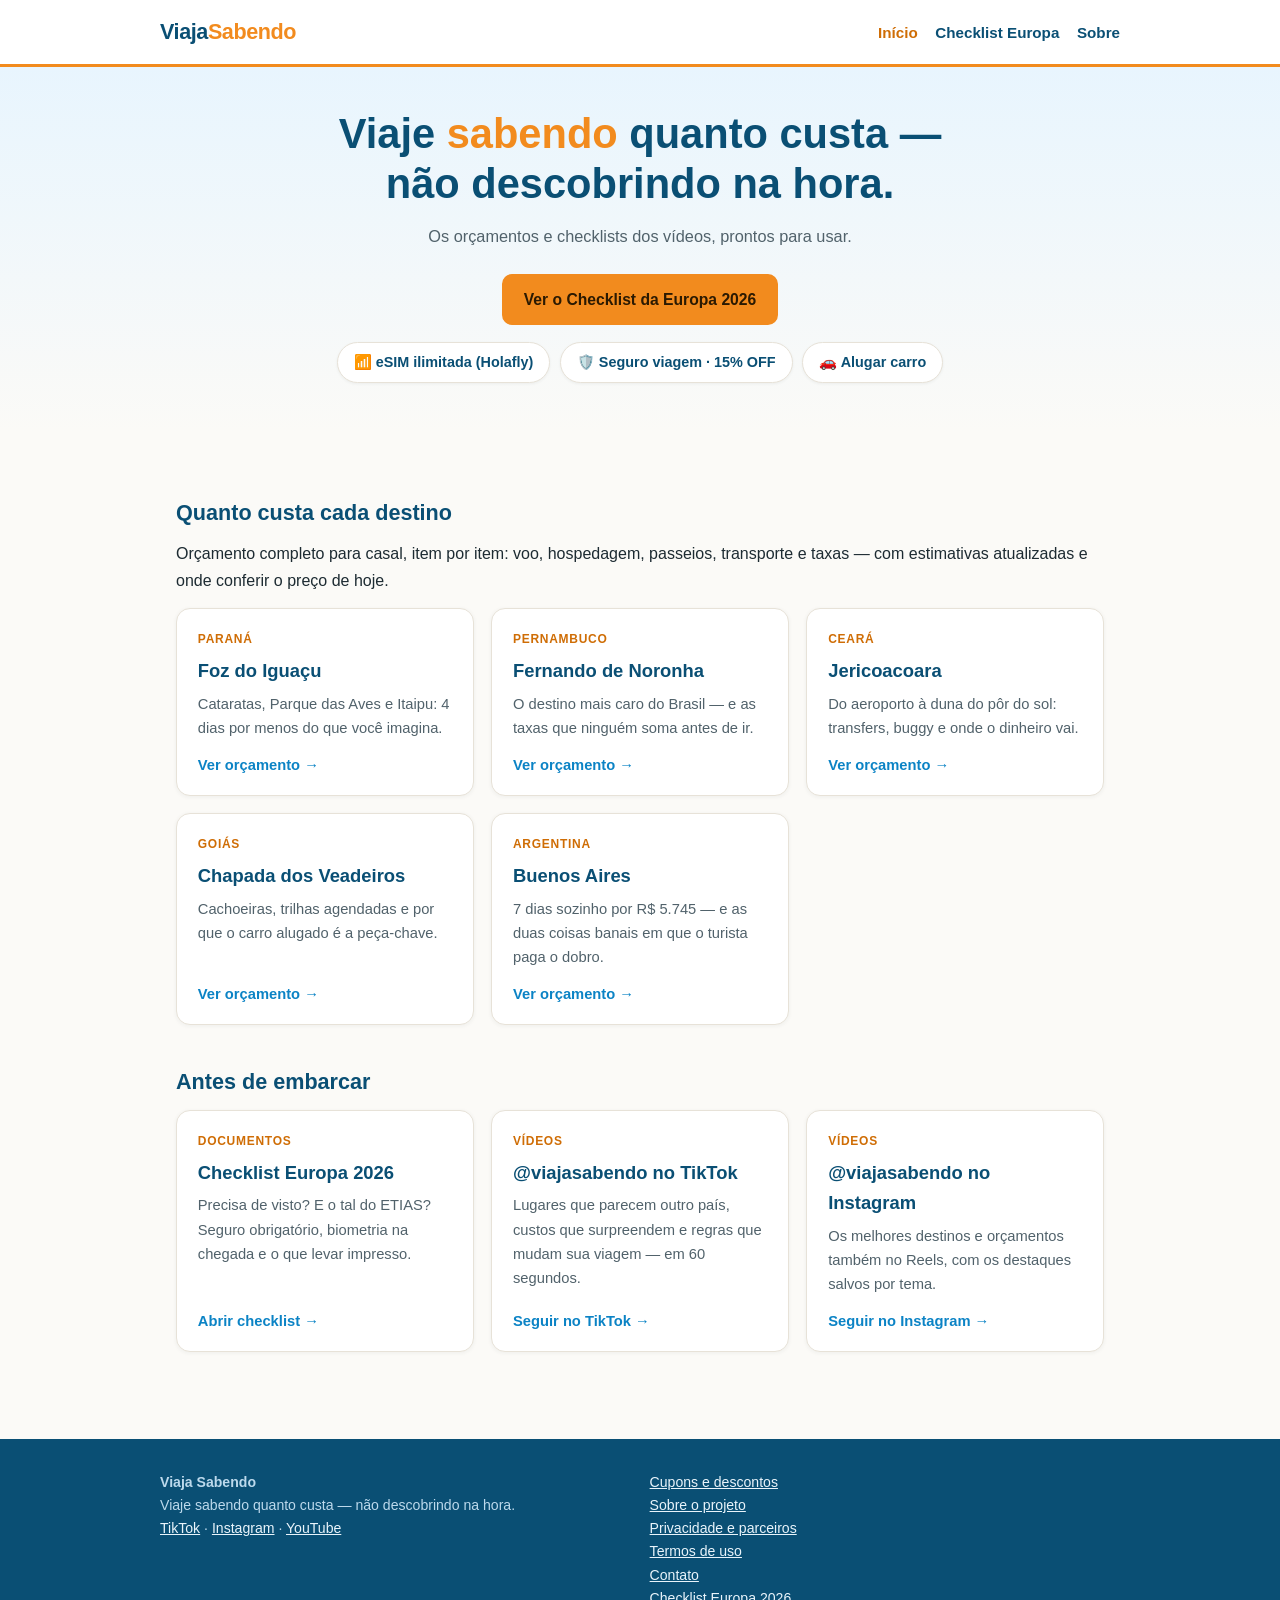
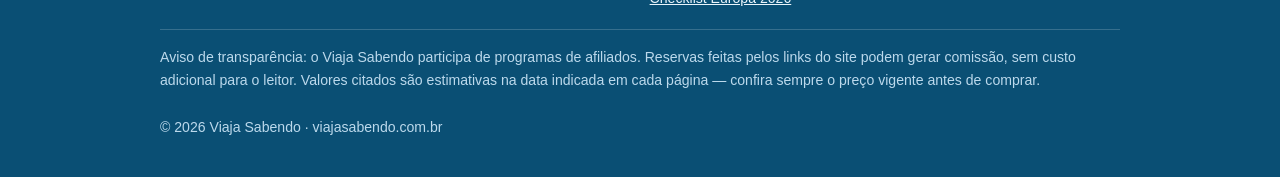
<file: index.html>
<!DOCTYPE html>
<html lang="pt-BR">
<head>
<meta charset="utf-8">
<meta name="viewport" content="width=device-width, initial-scale=1">
<title>Viaja Sabendo — quanto custa e o que você precisa antes de viajar</title>
<meta name="description" content="Quanto custa de verdade viajar para os destinos mais buscados do Brasil e do mundo — com checklist de documentos, seguro e chip. Viaje sabendo, não descobrindo.">
<link rel="canonical" href="https://viajasabendo.com.br/">
<meta property="og:title" content="Viaja Sabendo — viaje sabendo quanto custa">
<meta property="og:description" content="Custos reais por destino, checklist de documentos e o que ninguém te conta antes de embarcar.">
<meta property="og:type" content="website">
<meta property="og:url" content="https://viajasabendo.com.br/">
<link rel="stylesheet" href="/css/style.css">
</head>
<body>

<header class="topo">
  <div class="topo-inner">
    <a class="logo" href="/">Viaja<span>Sabendo</span></a>
    <nav class="menu">
      <a href="/" aria-current="page">Início</a>
      <a href="/checklist-europa/">Checklist Europa</a>
      <a href="/sobre/">Sobre</a>
    </nav>
  </div>
</header>

<div class="hero">
  <h1>Viaje <em>sabendo</em> quanto custa —<br>não descobrindo na hora.</h1>
  <p>Os orçamentos e checklists dos vídeos, prontos para usar.</p>
  <a class="btn-aff" href="/checklist-europa/">Ver o Checklist da Europa 2026</a>
  <div class="hub">
    <a class="btn-hub" data-aff="holafly" href="https://holafly.sjv.io/enBWdr" rel="noopener sponsored" target="_blank">📶 eSIM ilimitada (Holafly)</a>
    <a class="btn-hub" data-aff="segurospromo" href="https://www.segurospromo.com.br/?utm_medium=afiliado&amp;pcrid=14823&amp;utm_source=site-blog&amp;cupom=VIAJASABENDO&amp;pcrtt=site" rel="noopener sponsored" target="_blank">🛡️ Seguro viagem · 15% OFF</a>
    <a class="btn-hub" data-aff="rentcars" href="https://www.rentcars.com/pt-br/?requestorid=10950&amp;utm_source=viajasabendo.com.br&amp;utm_medium=afiliado-link" rel="noopener sponsored" target="_blank">🚗 Alugar carro</a>
  </div>
</div>

<main>
  <section>
    <h2>Quanto custa cada destino</h2>
    <p>Orçamento completo para casal, item por item: voo, hospedagem, passeios, transporte e taxas — com estimativas atualizadas e onde conferir o preço de hoje.</p>
    <div class="grade">
      <a class="card" href="/destinos/foz-do-iguacu/">
        <span class="tag">Paraná</span>
        <h3>Foz do Iguaçu</h3>
        <p>Cataratas, Parque das Aves e Itaipu: 4 dias por menos do que você imagina.</p>
        <span class="chamada">Ver orçamento →</span>
      </a>
      <a class="card" href="/destinos/fernando-de-noronha/">
        <span class="tag">Pernambuco</span>
        <h3>Fernando de Noronha</h3>
        <p>O destino mais caro do Brasil — e as taxas que ninguém soma antes de ir.</p>
        <span class="chamada">Ver orçamento →</span>
      </a>
      <a class="card" href="/destinos/jericoacoara/">
        <span class="tag">Ceará</span>
        <h3>Jericoacoara</h3>
        <p>Do aeroporto à duna do pôr do sol: transfers, buggy e onde o dinheiro vai.</p>
        <span class="chamada">Ver orçamento →</span>
      </a>
      <a class="card" href="/destinos/chapada-dos-veadeiros/">
        <span class="tag">Goiás</span>
        <h3>Chapada dos Veadeiros</h3>
        <p>Cachoeiras, trilhas agendadas e por que o carro alugado é a peça-chave.</p>
        <span class="chamada">Ver orçamento →</span>
      </a>
      <a class="card" href="/destinos/buenos-aires/">
        <span class="tag">Argentina</span>
        <h3>Buenos Aires</h3>
        <p>7 dias sozinho por R$ 5.745 — e as duas coisas banais em que o turista paga o dobro.</p>
        <span class="chamada">Ver orçamento →</span>
      </a>
    </div>
  </section>

  <section>
    <h2>Antes de embarcar</h2>
    <div class="grade">
      <a class="card" href="/checklist-europa/">
        <span class="tag">Documentos</span>
        <h3>Checklist Europa 2026</h3>
        <p>Precisa de visto? E o tal do ETIAS? Seguro obrigatório, biometria na chegada e o que levar impresso.</p>
        <span class="chamada">Abrir checklist →</span>
      </a>
      <a class="card" href="https://www.tiktok.com/@viajasabendo" rel="noopener" target="_blank">
        <span class="tag">Vídeos</span>
        <h3>@viajasabendo no TikTok</h3>
        <p>Lugares que parecem outro país, custos que surpreendem e regras que mudam sua viagem — em 60 segundos.</p>
        <span class="chamada">Seguir no TikTok →</span>
      </a>
      <a class="card" href="https://www.instagram.com/viajasabendo" rel="noopener" target="_blank">
        <span class="tag">Vídeos</span>
        <h3>@viajasabendo no Instagram</h3>
        <p>Os melhores destinos e orçamentos também no Reels, com os destaques salvos por tema.</p>
        <span class="chamada">Seguir no Instagram →</span>
      </a>
    </div>
  </section>

</main>

<footer class="rodape">
  <div class="rodape-inner">
    <div>
      <strong>Viaja Sabendo</strong><br>
      Viaje sabendo quanto custa — não descobrindo na hora.<br>
      <a href="https://www.tiktok.com/@viajasabendo" rel="noopener" target="_blank">TikTok</a> ·
      <a href="https://www.instagram.com/viajasabendo" rel="noopener" target="_blank">Instagram</a> ·
      <a href="https://www.youtube.com/@viajasabendo" rel="noopener" target="_blank">YouTube</a>
    </div>
    <div>
      <a href="/descontos/">Cupons e descontos</a><br>
      <a href="/sobre/">Sobre o projeto</a><br>
      <a href="/privacidade/">Privacidade e parceiros</a><br>
      <a href="/termos/">Termos de uso</a><br>
      <a href="/contato/">Contato</a><br>
      <a href="/checklist-europa/">Checklist Europa 2026</a>
    </div>
    <div class="disclosure">
      Aviso de transparência: o Viaja Sabendo participa de programas de afiliados. Reservas feitas pelos links do site podem gerar comissão, sem custo adicional para o leitor. Valores citados são estimativas na data indicada em cada página — confira sempre o preço vigente antes de comprar.<br><br>
      © 2026 Viaja Sabendo · viajasabendo.com.br
    </div>
  </div>
</footer>

<script data-goatcounter="https://viajasabendo.goatcounter.com/count" async src="https://gc.zgo.at/count.js"></script>
<script src="/js/afiliados.js" defer></script>
</body>
</html>
</file>
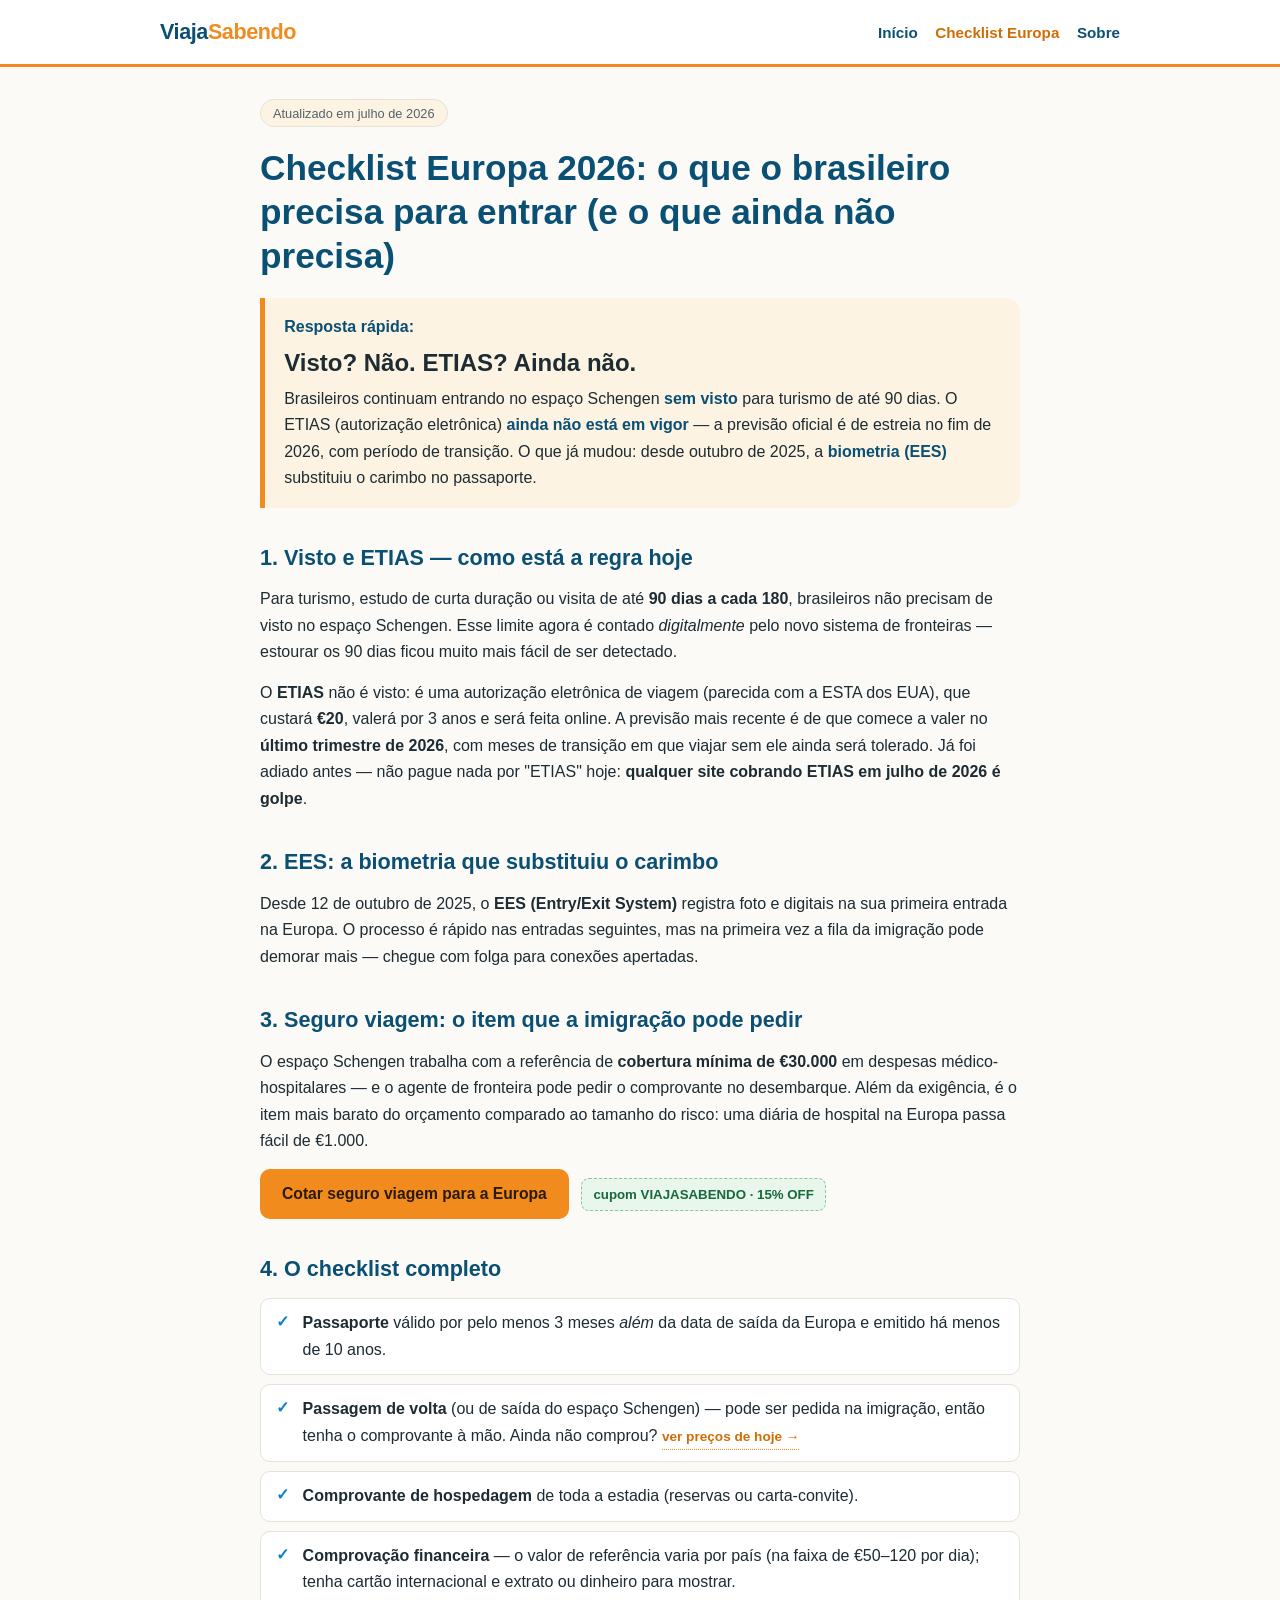
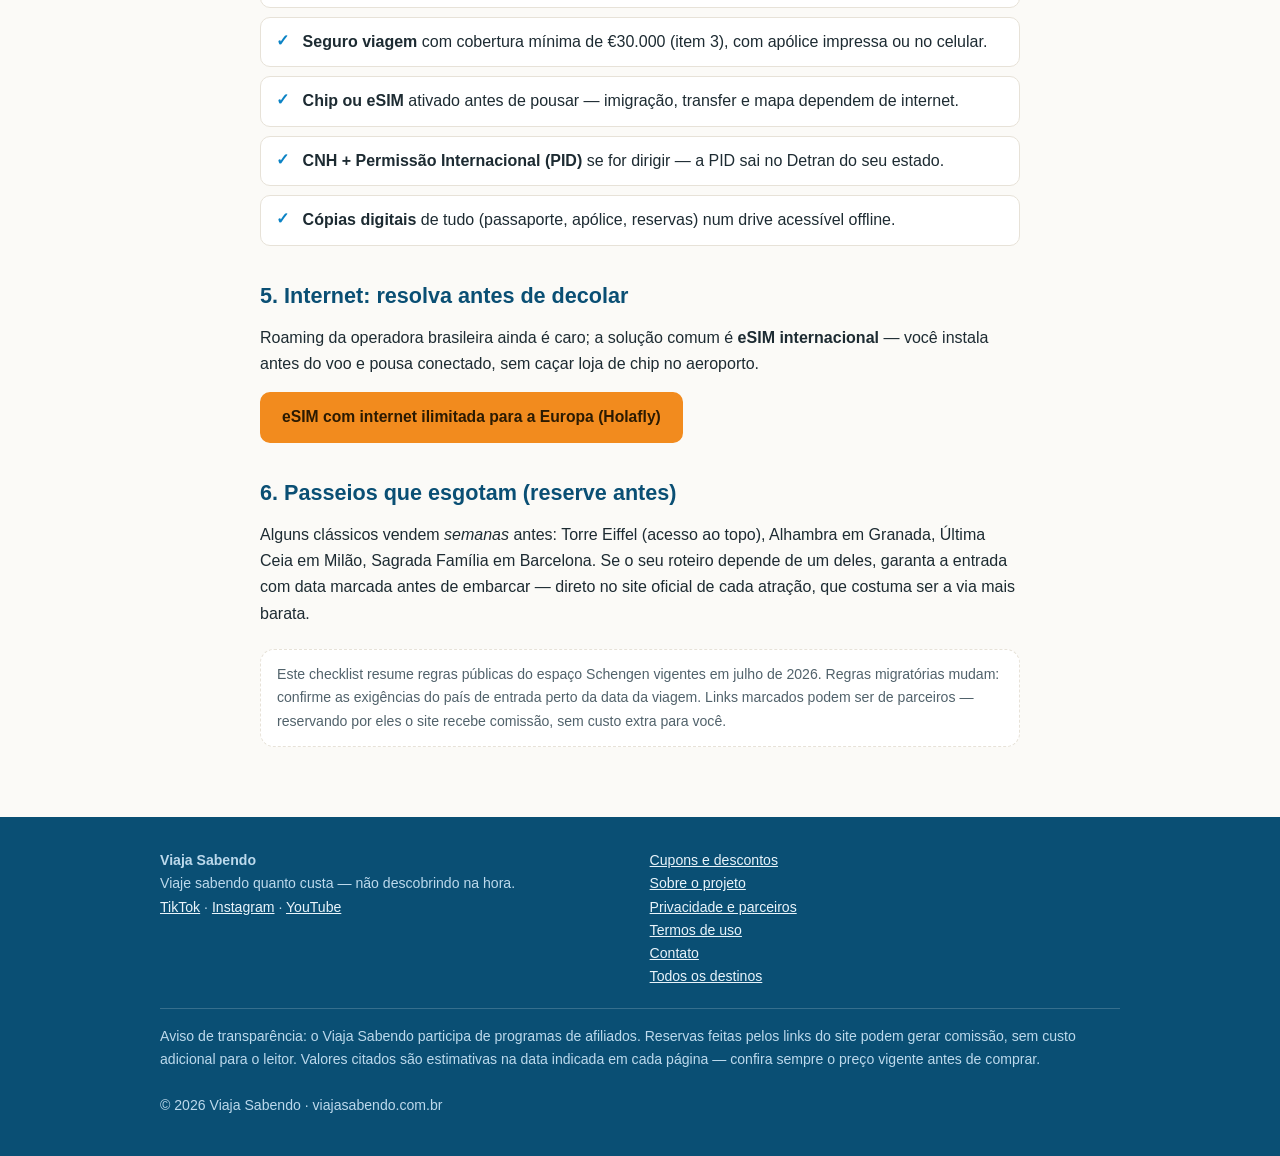
<file: checklist-europa/index.html>
<!DOCTYPE html>
<html lang="pt-BR">
<head>
<meta charset="utf-8">
<meta name="viewport" content="width=device-width, initial-scale=1">
<title>Checklist Europa 2026: visto, ETIAS, seguro e documentos para brasileiros | Viaja Sabendo</title>
<meta name="description" content="Brasileiro precisa de visto para a Europa em 2026? Como está o ETIAS, o que é a biometria EES, seguro com cobertura de €30 mil e o checklist completo de documentos.">
<link rel="canonical" href="https://viajasabendo.com.br/checklist-europa/">
<meta property="og:title" content="Checklist Europa 2026 para brasileiros — visto, ETIAS e seguro">
<meta property="og:description" content="O que você precisa ter em mãos para entrar na Europa em 2026, sem sustos na imigração.">
<meta property="og:type" content="article">
<meta property="og:url" content="https://viajasabendo.com.br/checklist-europa/">
<link rel="stylesheet" href="/css/style.css">
</head>
<body>

<header class="topo">
  <div class="topo-inner">
    <a class="logo" href="/">Viaja<span>Sabendo</span></a>
    <nav class="menu">
      <a href="/">Início</a>
      <a href="/checklist-europa/" aria-current="page">Checklist Europa</a>
      <a href="/sobre/">Sobre</a>
    </nav>
  </div>
</header>

<main>
<article class="conteudo">
  <span class="selo">Atualizado em julho de 2026</span>
  <h1 class="titulo">Checklist Europa 2026: o que o brasileiro precisa para entrar (e o que ainda não precisa)</h1>

  <div class="resposta">
    <strong>Resposta rápida:</strong>
    <span class="valorzao">Visto? Não. ETIAS? Ainda não.</span>
    Brasileiros continuam entrando no espaço Schengen <strong>sem visto</strong> para turismo de até 90 dias.
    O ETIAS (autorização eletrônica) <strong>ainda não está em vigor</strong> — a previsão oficial é de estreia no fim de 2026, com período de transição.
    O que já mudou: desde outubro de 2025, a <strong>biometria (EES)</strong> substituiu o carimbo no passaporte.
  </div>

  <h2>1. Visto e ETIAS — como está a regra hoje</h2>
  <p>Para turismo, estudo de curta duração ou visita de até <strong>90 dias a cada 180</strong>, brasileiros não precisam de visto no espaço Schengen. Esse limite agora é contado <em>digitalmente</em> pelo novo sistema de fronteiras — estourar os 90 dias ficou muito mais fácil de ser detectado.</p>
  <p>O <strong>ETIAS</strong> não é visto: é uma autorização eletrônica de viagem (parecida com a ESTA dos EUA), que custará <strong>€20</strong>, valerá por 3 anos e será feita online. A previsão mais recente é de que comece a valer no <strong>último trimestre de 2026</strong>, com meses de transição em que viajar sem ele ainda será tolerado. Já foi adiado antes — não pague nada por "ETIAS" hoje: <strong>qualquer site cobrando ETIAS em julho de 2026 é golpe</strong>.</p>

  <h2>2. EES: a biometria que substituiu o carimbo</h2>
  <p>Desde 12 de outubro de 2025, o <strong>EES (Entry/Exit System)</strong> registra foto e digitais na sua primeira entrada na Europa. O processo é rápido nas entradas seguintes, mas na primeira vez a fila da imigração pode demorar mais — chegue com folga para conexões apertadas.</p>

  <h2>3. Seguro viagem: o item que a imigração pode pedir</h2>
  <p>O espaço Schengen trabalha com a referência de <strong>cobertura mínima de €30.000</strong> em despesas médico-hospitalares — e o agente de fronteira pode pedir o comprovante no desembarque. Além da exigência, é o item mais barato do orçamento comparado ao tamanho do risco: uma diária de hospital na Europa passa fácil de €1.000.</p>
  <p class="btn-linha"><a class="btn-aff" data-aff="segurospromo" href="https://www.segurospromo.com.br/?utm_medium=afiliado&amp;pcrid=14823&amp;utm_source=site-blog&amp;cupom=VIAJASABENDO&amp;pcrtt=site" rel="noopener sponsored" target="_blank">Cotar seguro viagem para a Europa</a> <span class="selo-cupom">cupom VIAJASABENDO · 15% OFF</span></p>

  <h2>4. O checklist completo</h2>
  <ul class="checklist">
    <li><strong>Passaporte</strong> válido por pelo menos 3 meses <em>além</em> da data de saída da Europa e emitido há menos de 10 anos.</li>
    <li><strong>Passagem de volta</strong> (ou de saída do espaço Schengen) — pode ser pedida na imigração, então tenha o comprovante à mão. Ainda não comprou? <a class="link-aff" data-aff="skyscanner" href="https://skyscanner.pxf.io/enjMYz" rel="noopener sponsored" target="_blank">ver preços de hoje →</a></li>
    <li><strong>Comprovante de hospedagem</strong> de toda a estadia (reservas ou carta-convite).</li>
    <li><strong>Comprovação financeira</strong> — o valor de referência varia por país (na faixa de €50–120 por dia); tenha cartão internacional e extrato ou dinheiro para mostrar.</li>
    <li><strong>Seguro viagem</strong> com cobertura mínima de €30.000 (item 3), com apólice impressa ou no celular.</li>
    <li><strong>Chip ou eSIM</strong> ativado antes de pousar — imigração, transfer e mapa dependem de internet.</li>
    <li><strong>CNH + Permissão Internacional (PID)</strong> se for dirigir — a PID sai no Detran do seu estado.</li>
    <li><strong>Cópias digitais</strong> de tudo (passaporte, apólice, reservas) num drive acessível offline.</li>
  </ul>

  <h2>5. Internet: resolva antes de decolar</h2>
  <p>Roaming da operadora brasileira ainda é caro; a solução comum é <strong>eSIM internacional</strong> — você instala antes do voo e pousa conectado, sem caçar loja de chip no aeroporto.</p>
  <p class="btn-linha"><a class="btn-aff" data-aff="holafly" href="https://holafly.sjv.io/enBWdr" rel="noopener sponsored" target="_blank">eSIM com internet ilimitada para a Europa (Holafly)</a></p>

  <h2>6. Passeios que esgotam (reserve antes)</h2>
  <p>Alguns clássicos vendem <em>semanas</em> antes: Torre Eiffel (acesso ao topo), Alhambra em Granada, Última Ceia em Milão, Sagrada Família em Barcelona. Se o seu roteiro depende de um deles, garanta a entrada com data marcada antes de embarcar — direto no site oficial de cada atração, que costuma ser a via mais barata.</p>

  <div class="nota">
    Este checklist resume regras públicas do espaço Schengen vigentes em julho de 2026. Regras migratórias mudam: confirme as exigências do país de entrada perto da data da viagem. Links marcados podem ser de parceiros — reservando por eles o site recebe comissão, sem custo extra para você.
  </div>
</article>
</main>

<footer class="rodape">
  <div class="rodape-inner">
    <div>
      <strong>Viaja Sabendo</strong><br>
      Viaje sabendo quanto custa — não descobrindo na hora.<br>
      <a href="https://www.tiktok.com/@viajasabendo" rel="noopener" target="_blank">TikTok</a> ·
      <a href="https://www.instagram.com/viajasabendo" rel="noopener" target="_blank">Instagram</a> ·
      <a href="https://www.youtube.com/@viajasabendo" rel="noopener" target="_blank">YouTube</a>
    </div>
    <div>
      <a href="/descontos/">Cupons e descontos</a><br>
      <a href="/sobre/">Sobre o projeto</a><br>
      <a href="/privacidade/">Privacidade e parceiros</a><br>
      <a href="/termos/">Termos de uso</a><br>
      <a href="/contato/">Contato</a><br>
      <a href="/">Todos os destinos</a>
    </div>
    <div class="disclosure">
      Aviso de transparência: o Viaja Sabendo participa de programas de afiliados. Reservas feitas pelos links do site podem gerar comissão, sem custo adicional para o leitor. Valores citados são estimativas na data indicada em cada página — confira sempre o preço vigente antes de comprar.<br><br>
      © 2026 Viaja Sabendo · viajasabendo.com.br
    </div>
  </div>
</footer>

<script data-goatcounter="https://viajasabendo.goatcounter.com/count" async src="https://gc.zgo.at/count.js"></script>
<script src="/js/afiliados.js" defer></script>
</body>
</html>
</file>
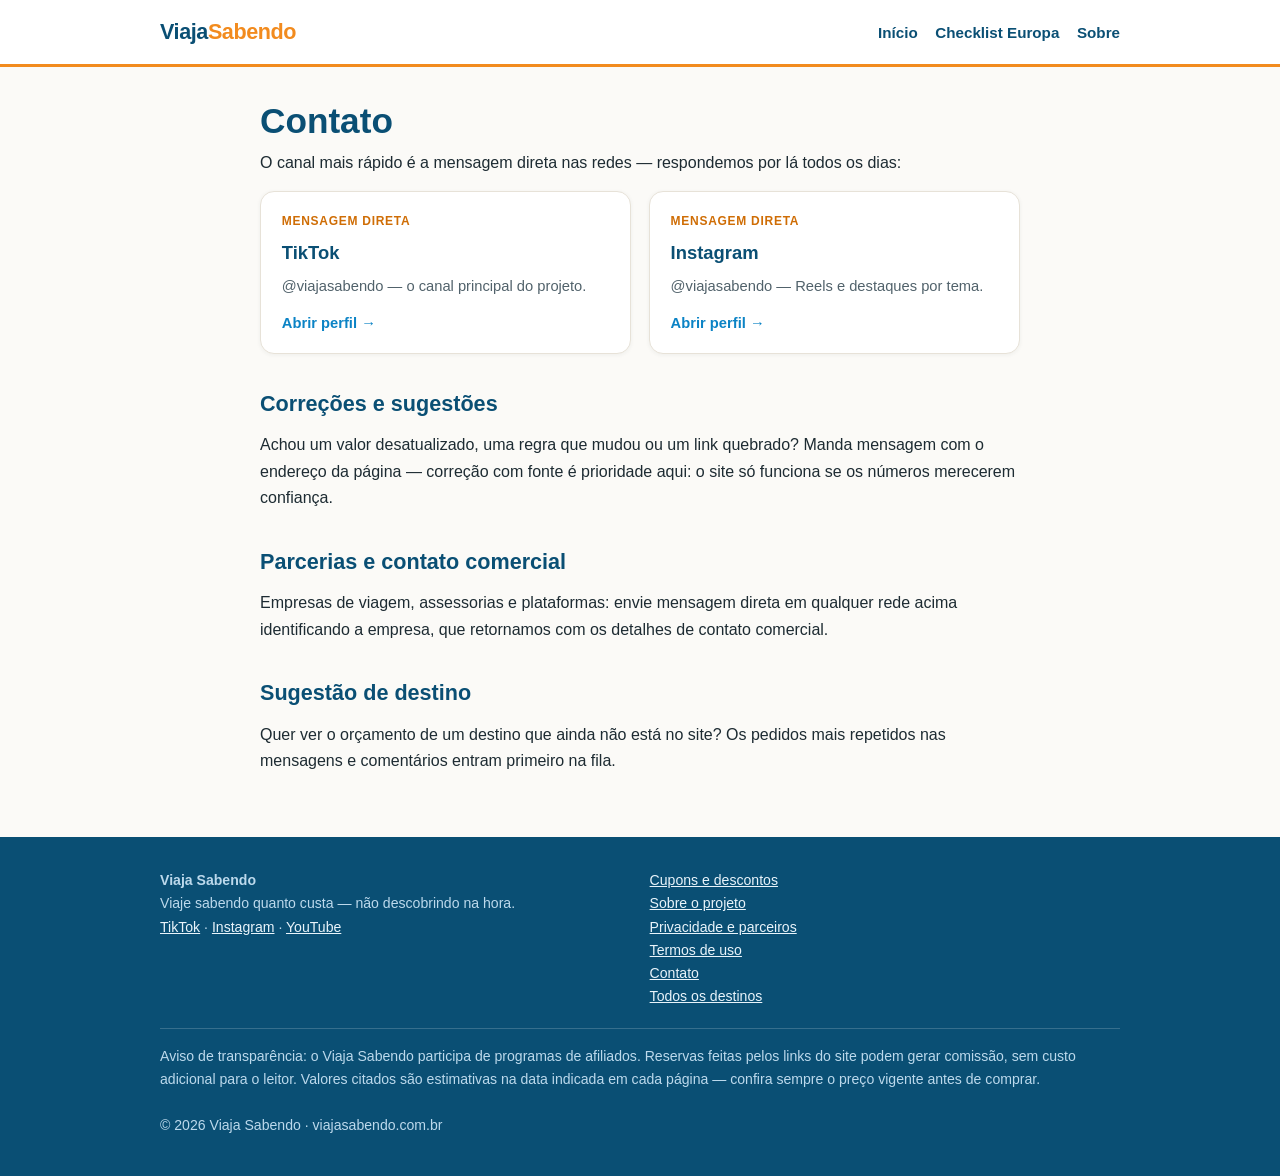
<file: contato/index.html>
<!DOCTYPE html>
<html lang="pt-BR">
<head>
<meta charset="utf-8">
<meta name="viewport" content="width=device-width, initial-scale=1">
<title>Contato | Viaja Sabendo</title>
<meta name="description" content="Fale com o Viaja Sabendo: dúvidas sobre os orçamentos, correções, parcerias e contato comercial.">
<link rel="canonical" href="https://viajasabendo.com.br/contato/">
<link rel="stylesheet" href="/css/style.css">
</head>
<body>

<header class="topo">
  <div class="topo-inner">
    <a class="logo" href="/">Viaja<span>Sabendo</span></a>
    <nav class="menu">
      <a href="/">Início</a>
      <a href="/checklist-europa/">Checklist Europa</a>
      <a href="/sobre/">Sobre</a>
    </nav>
  </div>
</header>

<main>
<article class="conteudo">
  <h1 class="titulo">Contato</h1>

  <p>O canal mais rápido é a mensagem direta nas redes — respondemos por lá todos os dias:</p>

  <div class="grade">
    <a class="card" href="https://www.tiktok.com/@viajasabendo" rel="noopener" target="_blank">
      <span class="tag">Mensagem direta</span>
      <h3>TikTok</h3>
      <p>@viajasabendo — o canal principal do projeto.</p>
      <span class="chamada">Abrir perfil →</span>
    </a>
    <a class="card" href="https://www.instagram.com/viajasabendo" rel="noopener" target="_blank">
      <span class="tag">Mensagem direta</span>
      <h3>Instagram</h3>
      <p>@viajasabendo — Reels e destaques por tema.</p>
      <span class="chamada">Abrir perfil →</span>
    </a>
  </div>

  <h2>Correções e sugestões</h2>
  <p>Achou um valor desatualizado, uma regra que mudou ou um link quebrado? Manda mensagem com o endereço da página — correção com fonte é prioridade aqui: o site só funciona se os números merecerem confiança.</p>

  <h2>Parcerias e contato comercial</h2>
  <p>Empresas de viagem, assessorias e plataformas: envie mensagem direta em qualquer rede acima identificando a empresa, que retornamos com os detalhes de contato comercial.</p>

  <h2>Sugestão de destino</h2>
  <p>Quer ver o orçamento de um destino que ainda não está no site? Os pedidos mais repetidos nas mensagens e comentários entram primeiro na fila.</p>
</article>
</main>

<footer class="rodape">
  <div class="rodape-inner">
    <div>
      <strong>Viaja Sabendo</strong><br>
      Viaje sabendo quanto custa — não descobrindo na hora.<br>
      <a href="https://www.tiktok.com/@viajasabendo" rel="noopener" target="_blank">TikTok</a> ·
      <a href="https://www.instagram.com/viajasabendo" rel="noopener" target="_blank">Instagram</a> ·
      <a href="https://www.youtube.com/@viajasabendo" rel="noopener" target="_blank">YouTube</a>
    </div>
    <div>
      <a href="/descontos/">Cupons e descontos</a><br>
      <a href="/sobre/">Sobre o projeto</a><br>
      <a href="/privacidade/">Privacidade e parceiros</a><br>
      <a href="/termos/">Termos de uso</a><br>
      <a href="/contato/">Contato</a><br>
      <a href="/">Todos os destinos</a>
    </div>
    <div class="disclosure">
      Aviso de transparência: o Viaja Sabendo participa de programas de afiliados. Reservas feitas pelos links do site podem gerar comissão, sem custo adicional para o leitor. Valores citados são estimativas na data indicada em cada página — confira sempre o preço vigente antes de comprar.<br><br>
      © 2026 Viaja Sabendo · viajasabendo.com.br
    </div>
  </div>
</footer>

<script data-goatcounter="https://viajasabendo.goatcounter.com/count" async src="https://gc.zgo.at/count.js"></script>
<script src="/js/afiliados.js" defer></script>
</body>
</html>
</file>
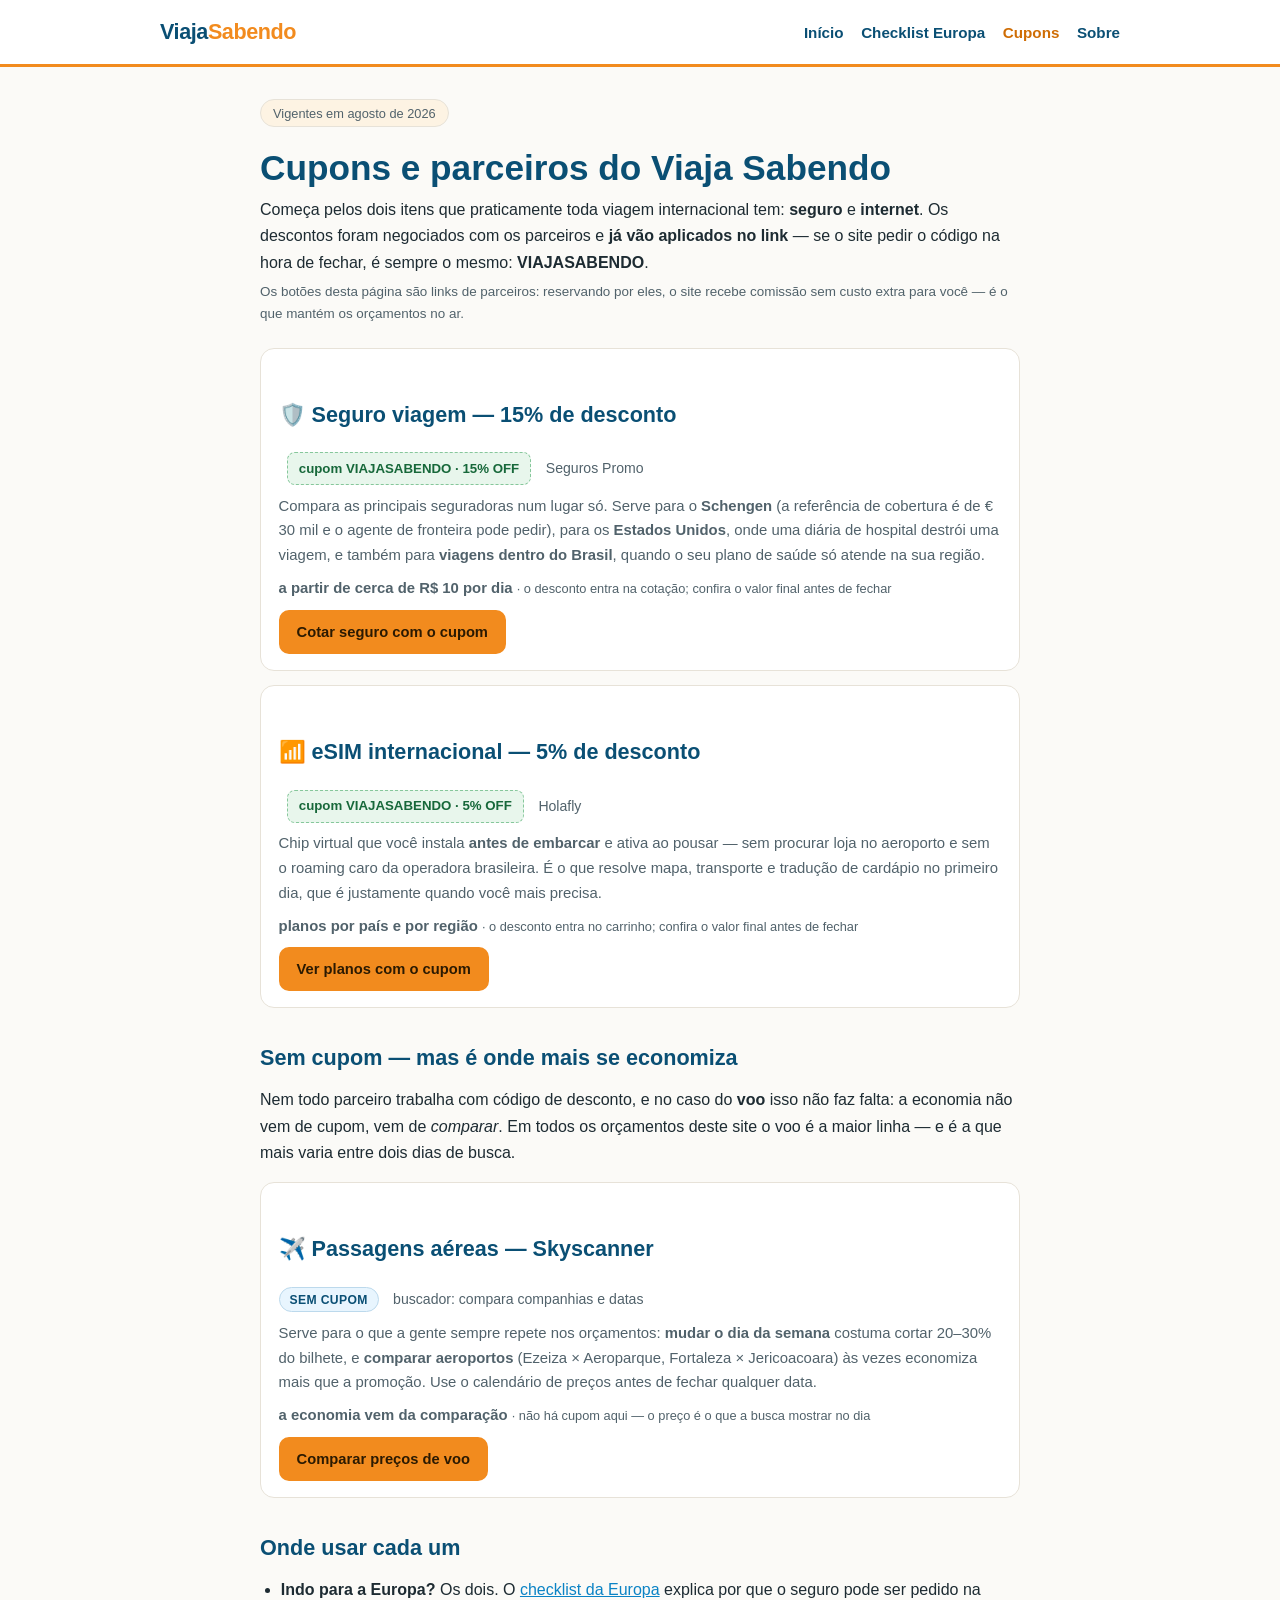
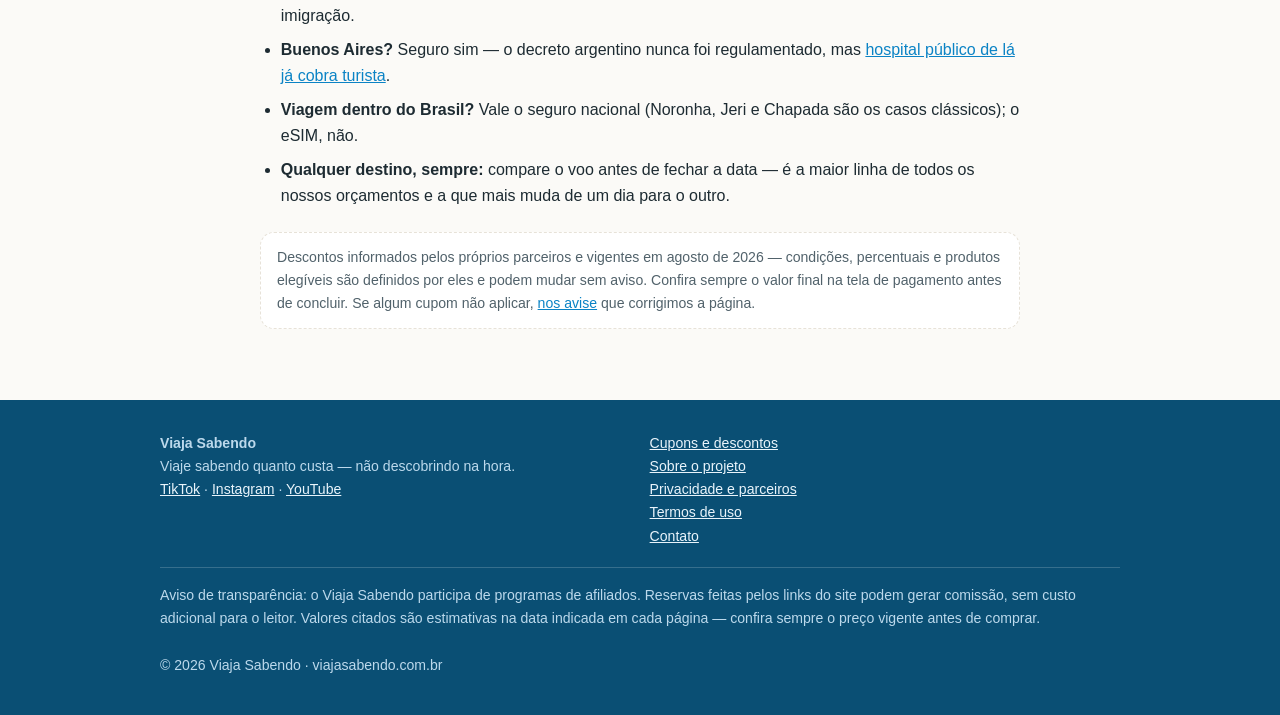
<file: descontos/index.html>
<!DOCTYPE html>
<html lang="pt-BR">
<head>
<meta charset="utf-8">
<meta name="viewport" content="width=device-width, initial-scale=1">
<title>Cupons e parceiros do Viaja Sabendo — seguro, eSIM e voo | Viaja Sabendo</title>
<meta name="description" content="Os descontos e parceiros do Viaja Sabendo: 15% no seguro viagem, 5% no eSIM internacional e o buscador de voos que a gente usa nos orçamentos.">
<link rel="canonical" href="https://viajasabendo.com.br/descontos/">
<meta property="og:title" content="Cupons e parceiros do Viaja Sabendo — seguro, eSIM e voo">
<meta property="og:description" content="15% no seguro viagem, 5% no eSIM internacional e o buscador de voos que usamos nos orçamentos.">
<meta property="og:type" content="website">
<meta property="og:url" content="https://viajasabendo.com.br/descontos/">
<link rel="stylesheet" href="/css/style.css">
</head>
<body>

<header class="topo">
  <div class="topo-inner">
    <a class="logo" href="/">Viaja<span>Sabendo</span></a>
    <nav class="menu">
      <a href="/">Início</a>
      <a href="/checklist-europa/">Checklist Europa</a>
      <a href="/descontos/" aria-current="page">Cupons</a>
      <a href="/sobre/">Sobre</a>
    </nav>
  </div>
</header>

<main>
<article class="conteudo">
  <span class="selo">Vigentes em agosto de 2026</span>
  <h1 class="titulo">Cupons e parceiros do Viaja Sabendo</h1>
  <p>Começa pelos dois itens que praticamente toda viagem internacional tem: <strong>seguro</strong> e <strong>internet</strong>. Os descontos foram negociados com os parceiros e <strong>já vão aplicados no link</strong> — se o site pedir o código na hora de fechar, é sempre o mesmo: <strong>VIAJASABENDO</strong>.</p>
  <p class="aviso-parceiro">Os botões desta página são links de parceiros: reservando por eles, o site recebe comissão sem custo extra para você — é o que mantém os orçamentos no ar.</p>

  <div class="passeios">
    <div class="passeio">
      <h2>🛡️ Seguro viagem — 15% de desconto</h2>
      <div class="passeio-meta">
        <span class="selo-cupom">cupom VIAJASABENDO · 15% OFF</span>
        <span>Seguros Promo</span>
      </div>
      <p>Compara as principais seguradoras num lugar só. Serve para o <strong>Schengen</strong> (a referência de cobertura é de € 30 mil e o agente de fronteira pode pedir), para os <strong>Estados Unidos</strong>, onde uma diária de hospital destrói uma viagem, e também para <strong>viagens dentro do Brasil</strong>, quando o seu plano de saúde só atende na sua região.</p>
      <p class="passeio-preco">a partir de cerca de R$ 10 por dia <em>· o desconto entra na cotação; confira o valor final antes de fechar</em></p>
      <a class="btn-aff" data-aff="segurospromo" href="https://www.segurospromo.com.br/?utm_medium=afiliado&amp;pcrid=14823&amp;utm_source=site-blog&amp;cupom=VIAJASABENDO&amp;pcrtt=site" rel="noopener sponsored" target="_blank">Cotar seguro com o cupom</a>
    </div>

    <div class="passeio">
      <h2>📶 eSIM internacional — 5% de desconto</h2>
      <div class="passeio-meta">
        <span class="selo-cupom">cupom VIAJASABENDO · 5% OFF</span>
        <span>Holafly</span>
      </div>
      <p>Chip virtual que você instala <strong>antes de embarcar</strong> e ativa ao pousar — sem procurar loja no aeroporto e sem o roaming caro da operadora brasileira. É o que resolve mapa, transporte e tradução de cardápio no primeiro dia, que é justamente quando você mais precisa.</p>
      <p class="passeio-preco">planos por país e por região <em>· o desconto entra no carrinho; confira o valor final antes de fechar</em></p>
      <a class="btn-aff" data-aff="holafly" href="https://holafly.sjv.io/enBWdr" rel="noopener sponsored" target="_blank">Ver planos com o cupom</a>
    </div>
  </div>

  <h2>Sem cupom — mas é onde mais se economiza</h2>
  <p>Nem todo parceiro trabalha com código de desconto, e no caso do <strong>voo</strong> isso não faz falta: a economia não vem de cupom, vem de <em>comparar</em>. Em todos os orçamentos deste site o voo é a maior linha — e é a que mais varia entre dois dias de busca.</p>
  <div class="passeios">
    <div class="passeio">
      <h2>✈️ Passagens aéreas — Skyscanner</h2>
      <div class="passeio-meta">
        <span class="selo-neutro">sem cupom</span>
        <span>buscador: compara companhias e datas</span>
      </div>
      <p>Serve para o que a gente sempre repete nos orçamentos: <strong>mudar o dia da semana</strong> costuma cortar 20–30% do bilhete, e <strong>comparar aeroportos</strong> (Ezeiza × Aeroparque, Fortaleza × Jericoacoara) às vezes economiza mais que a promoção. Use o calendário de preços antes de fechar qualquer data.</p>
      <p class="passeio-preco">a economia vem da comparação <em>· não há cupom aqui — o preço é o que a busca mostrar no dia</em></p>
      <a class="btn-aff" data-aff="skyscanner" href="https://skyscanner.pxf.io/enjMYz" rel="noopener sponsored" target="_blank">Comparar preços de voo</a>
    </div>
  </div>

  <h2>Onde usar cada um</h2>
  <ul>
    <li><strong>Indo para a Europa?</strong> Os dois. O <a href="/checklist-europa/">checklist da Europa</a> explica por que o seguro pode ser pedido na imigração.</li>
    <li><strong>Buenos Aires?</strong> Seguro sim — o decreto argentino nunca foi regulamentado, mas <a href="/destinos/buenos-aires/">hospital público de lá já cobra turista</a>.</li>
    <li><strong>Viagem dentro do Brasil?</strong> Vale o seguro nacional (Noronha, Jeri e Chapada são os casos clássicos); o eSIM, não.</li>
    <li><strong>Qualquer destino, sempre:</strong> compare o voo antes de fechar a data — é a maior linha de todos os nossos orçamentos e a que mais muda de um dia para o outro.</li>
  </ul>

  <div class="nota">
    Descontos informados pelos próprios parceiros e vigentes em agosto de 2026 — condições, percentuais e produtos elegíveis são definidos por eles e podem mudar sem aviso. Confira sempre o valor final na tela de pagamento antes de concluir. Se algum cupom não aplicar, <a href="/contato/">nos avise</a> que corrigimos a página.
  </div>
</article>
</main>

<footer class="rodape">
  <div class="rodape-inner">
    <div>
      <strong>Viaja Sabendo</strong><br>
      Viaje sabendo quanto custa — não descobrindo na hora.<br>
      <a href="https://www.tiktok.com/@viajasabendo" rel="noopener" target="_blank">TikTok</a> ·
      <a href="https://www.instagram.com/viajasabendo" rel="noopener" target="_blank">Instagram</a> ·
      <a href="https://www.youtube.com/@viajasabendo" rel="noopener" target="_blank">YouTube</a>
    </div>
    <div>
      <a href="/descontos/">Cupons e descontos</a><br>
      <a href="/sobre/">Sobre o projeto</a><br>
      <a href="/privacidade/">Privacidade e parceiros</a><br>
      <a href="/termos/">Termos de uso</a><br>
      <a href="/contato/">Contato</a>
    </div>
    <div class="disclosure">
      Aviso de transparência: o Viaja Sabendo participa de programas de afiliados. Reservas feitas pelos links do site podem gerar comissão, sem custo adicional para o leitor. Valores citados são estimativas na data indicada em cada página — confira sempre o preço vigente antes de comprar.<br><br>
      © 2026 Viaja Sabendo · viajasabendo.com.br
    </div>
  </div>
</footer>

<script data-goatcounter="https://viajasabendo.goatcounter.com/count" async src="https://gc.zgo.at/count.js"></script>
<script src="/js/afiliados.js" defer></script>
</body>
</html>
</file>
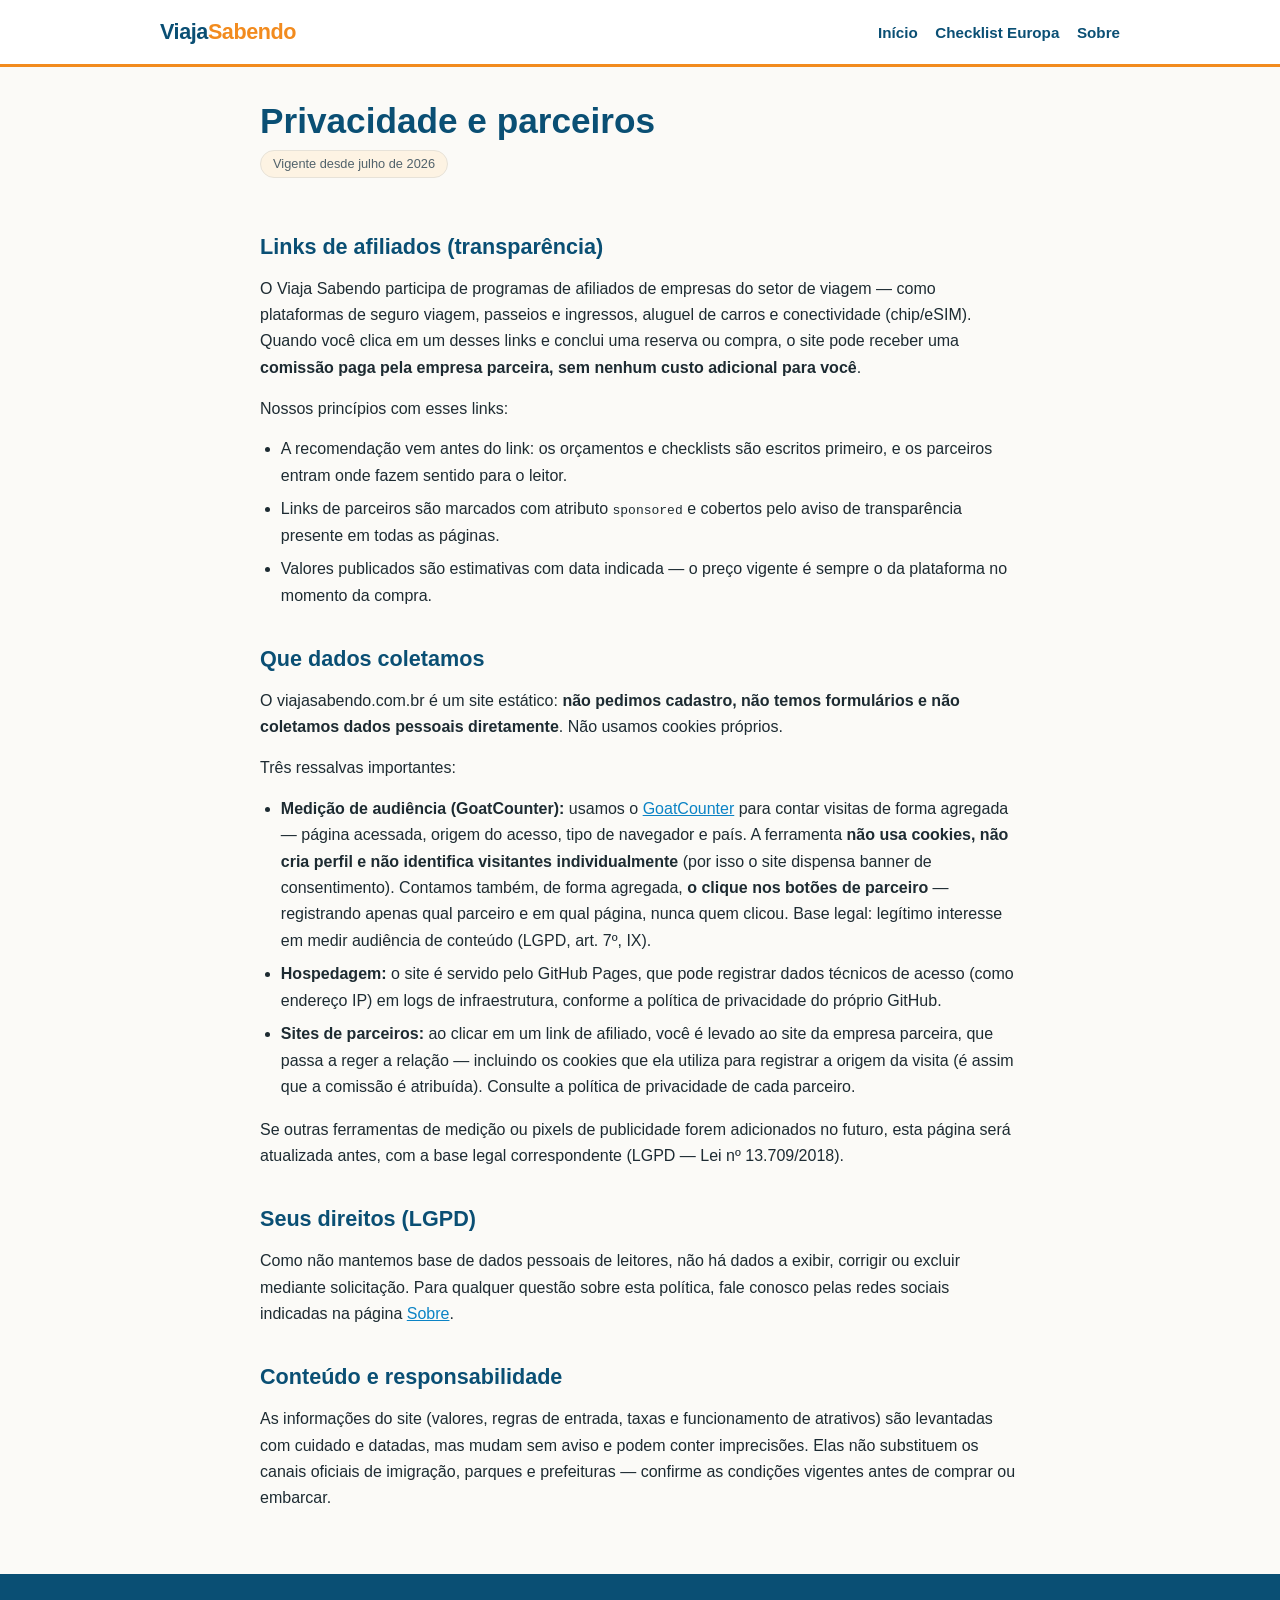
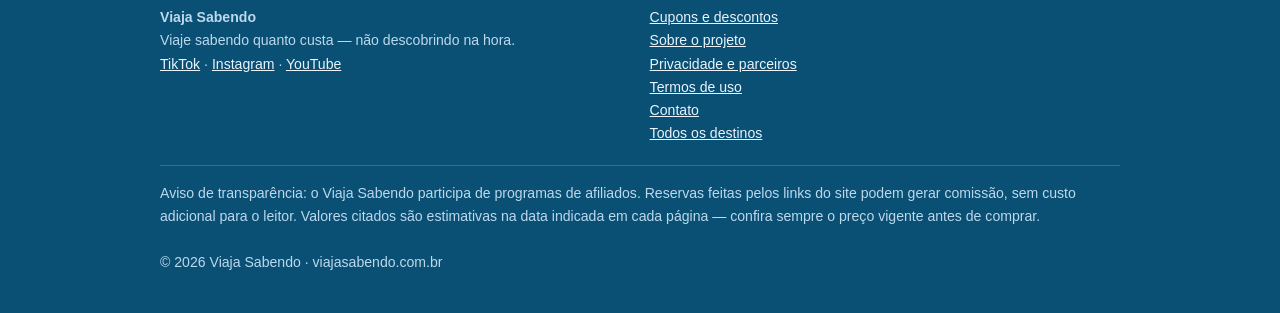
<file: privacidade/index.html>
<!DOCTYPE html>
<html lang="pt-BR">
<head>
<meta charset="utf-8">
<meta name="viewport" content="width=device-width, initial-scale=1">
<title>Privacidade e parceiros | Viaja Sabendo</title>
<meta name="description" content="Política de privacidade do viajasabendo.com.br e como funcionam os links de afiliados do site.">
<link rel="canonical" href="https://viajasabendo.com.br/privacidade/">
<meta name="robots" content="noindex, follow">
<link rel="stylesheet" href="/css/style.css">
</head>
<body>

<header class="topo">
  <div class="topo-inner">
    <a class="logo" href="/">Viaja<span>Sabendo</span></a>
    <nav class="menu">
      <a href="/">Início</a>
      <a href="/checklist-europa/">Checklist Europa</a>
      <a href="/sobre/">Sobre</a>
    </nav>
  </div>
</header>

<main>
<article class="conteudo">
  <h1 class="titulo">Privacidade e parceiros</h1>
  <span class="selo">Vigente desde julho de 2026</span>

  <h2>Links de afiliados (transparência)</h2>
  <p>O Viaja Sabendo participa de programas de afiliados de empresas do setor de viagem — como plataformas de seguro viagem, passeios e ingressos, aluguel de carros e conectividade (chip/eSIM). Quando você clica em um desses links e conclui uma reserva ou compra, o site pode receber uma <strong>comissão paga pela empresa parceira, sem nenhum custo adicional para você</strong>.</p>
  <p>Nossos princípios com esses links:</p>
  <ul>
    <li>A recomendação vem antes do link: os orçamentos e checklists são escritos primeiro, e os parceiros entram onde fazem sentido para o leitor.</li>
    <li>Links de parceiros são marcados com atributo <code>sponsored</code> e cobertos pelo aviso de transparência presente em todas as páginas.</li>
    <li>Valores publicados são estimativas com data indicada — o preço vigente é sempre o da plataforma no momento da compra.</li>
  </ul>

  <h2>Que dados coletamos</h2>
  <p>O viajasabendo.com.br é um site estático: <strong>não pedimos cadastro, não temos formulários e não coletamos dados pessoais diretamente</strong>. Não usamos cookies próprios.</p>
  <p>Três ressalvas importantes:</p>
  <ul>
    <li><strong>Medição de audiência (GoatCounter):</strong> usamos o <a href="https://www.goatcounter.com/" rel="noopener" target="_blank">GoatCounter</a> para contar visitas de forma agregada — página acessada, origem do acesso, tipo de navegador e país. A ferramenta <strong>não usa cookies, não cria perfil e não identifica visitantes individualmente</strong> (por isso o site dispensa banner de consentimento). Contamos também, de forma agregada, <strong>o clique nos botões de parceiro</strong> — registrando apenas qual parceiro e em qual página, nunca quem clicou. Base legal: legítimo interesse em medir audiência de conteúdo (LGPD, art. 7º, IX).</li>
    <li><strong>Hospedagem:</strong> o site é servido pelo GitHub Pages, que pode registrar dados técnicos de acesso (como endereço IP) em logs de infraestrutura, conforme a política de privacidade do próprio GitHub.</li>
    <li><strong>Sites de parceiros:</strong> ao clicar em um link de afiliado, você é levado ao site da empresa parceira, que passa a reger a relação — incluindo os cookies que ela utiliza para registrar a origem da visita (é assim que a comissão é atribuída). Consulte a política de privacidade de cada parceiro.</li>
  </ul>
  <p>Se outras ferramentas de medição ou pixels de publicidade forem adicionados no futuro, esta página será atualizada antes, com a base legal correspondente (LGPD — Lei nº 13.709/2018).</p>

  <h2>Seus direitos (LGPD)</h2>
  <p>Como não mantemos base de dados pessoais de leitores, não há dados a exibir, corrigir ou excluir mediante solicitação. Para qualquer questão sobre esta política, fale conosco pelas redes sociais indicadas na página <a href="/sobre/">Sobre</a>.</p>

  <h2>Conteúdo e responsabilidade</h2>
  <p>As informações do site (valores, regras de entrada, taxas e funcionamento de atrativos) são levantadas com cuidado e datadas, mas mudam sem aviso e podem conter imprecisões. Elas não substituem os canais oficiais de imigração, parques e prefeituras — confirme as condições vigentes antes de comprar ou embarcar.</p>
</article>
</main>

<footer class="rodape">
  <div class="rodape-inner">
    <div>
      <strong>Viaja Sabendo</strong><br>
      Viaje sabendo quanto custa — não descobrindo na hora.<br>
      <a href="https://www.tiktok.com/@viajasabendo" rel="noopener" target="_blank">TikTok</a> ·
      <a href="https://www.instagram.com/viajasabendo" rel="noopener" target="_blank">Instagram</a> ·
      <a href="https://www.youtube.com/@viajasabendo" rel="noopener" target="_blank">YouTube</a>
    </div>
    <div>
      <a href="/descontos/">Cupons e descontos</a><br>
      <a href="/sobre/">Sobre o projeto</a><br>
      <a href="/privacidade/">Privacidade e parceiros</a><br>
      <a href="/termos/">Termos de uso</a><br>
      <a href="/contato/">Contato</a><br>
      <a href="/">Todos os destinos</a>
    </div>
    <div class="disclosure">
      Aviso de transparência: o Viaja Sabendo participa de programas de afiliados. Reservas feitas pelos links do site podem gerar comissão, sem custo adicional para o leitor. Valores citados são estimativas na data indicada em cada página — confira sempre o preço vigente antes de comprar.<br><br>
      © 2026 Viaja Sabendo · viajasabendo.com.br
    </div>
  </div>
</footer>

<script data-goatcounter="https://viajasabendo.goatcounter.com/count" async src="https://gc.zgo.at/count.js"></script>
<script src="/js/afiliados.js" defer></script>
</body>
</html>
</file>
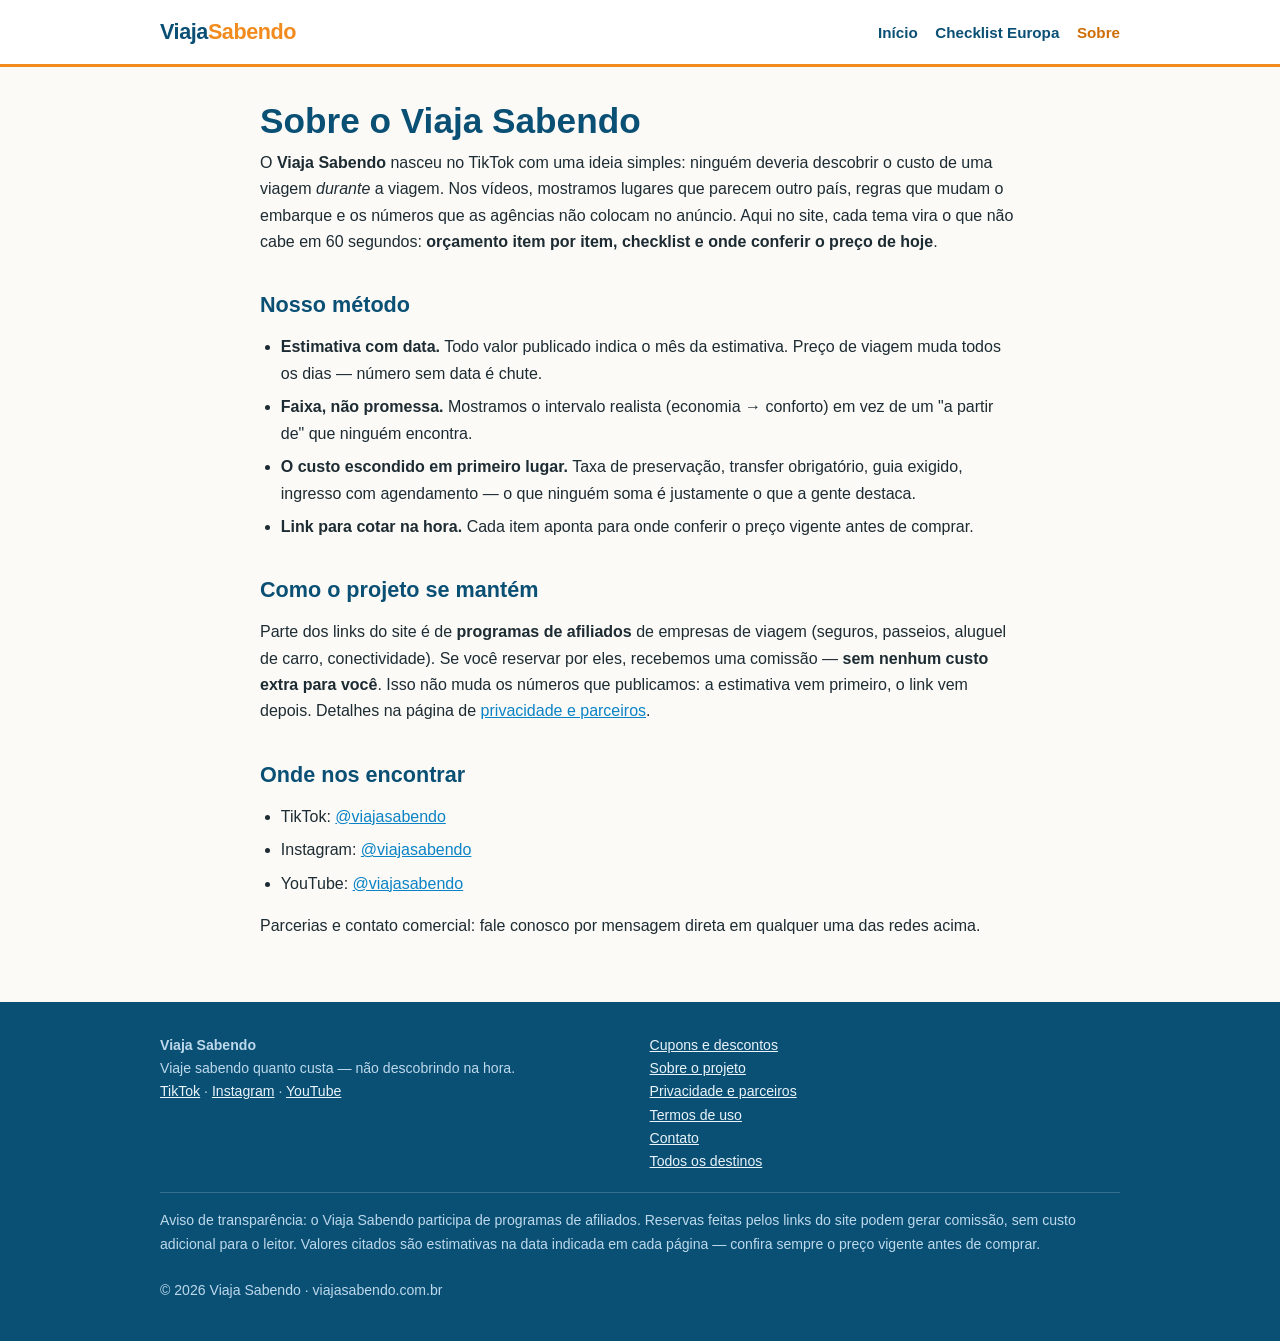
<file: sobre/index.html>
<!DOCTYPE html>
<html lang="pt-BR">
<head>
<meta charset="utf-8">
<meta name="viewport" content="width=device-width, initial-scale=1">
<title>Sobre o Viaja Sabendo — quem faz e como trabalhamos</title>
<meta name="description" content="O Viaja Sabendo nasceu no TikTok mostrando quanto custa viajar de verdade. Conheça o método dos orçamentos e como o projeto se mantém.">
<link rel="canonical" href="https://viajasabendo.com.br/sobre/">
<link rel="stylesheet" href="/css/style.css">
</head>
<body>

<header class="topo">
  <div class="topo-inner">
    <a class="logo" href="/">Viaja<span>Sabendo</span></a>
    <nav class="menu">
      <a href="/">Início</a>
      <a href="/checklist-europa/">Checklist Europa</a>
      <a href="/sobre/" aria-current="page">Sobre</a>
    </nav>
  </div>
</header>

<main>
<article class="conteudo">
  <h1 class="titulo">Sobre o Viaja Sabendo</h1>

  <p>O <strong>Viaja Sabendo</strong> nasceu no TikTok com uma ideia simples: ninguém deveria descobrir o custo de uma viagem <em>durante</em> a viagem. Nos vídeos, mostramos lugares que parecem outro país, regras que mudam o embarque e os números que as agências não colocam no anúncio. Aqui no site, cada tema vira o que não cabe em 60 segundos: <strong>orçamento item por item, checklist e onde conferir o preço de hoje</strong>.</p>

  <h2>Nosso método</h2>
  <ul>
    <li><strong>Estimativa com data.</strong> Todo valor publicado indica o mês da estimativa. Preço de viagem muda todos os dias — número sem data é chute.</li>
    <li><strong>Faixa, não promessa.</strong> Mostramos o intervalo realista (economia → conforto) em vez de um "a partir de" que ninguém encontra.</li>
    <li><strong>O custo escondido em primeiro lugar.</strong> Taxa de preservação, transfer obrigatório, guia exigido, ingresso com agendamento — o que ninguém soma é justamente o que a gente destaca.</li>
    <li><strong>Link para cotar na hora.</strong> Cada item aponta para onde conferir o preço vigente antes de comprar.</li>
  </ul>

  <h2>Como o projeto se mantém</h2>
  <p>Parte dos links do site é de <strong>programas de afiliados</strong> de empresas de viagem (seguros, passeios, aluguel de carro, conectividade). Se você reservar por eles, recebemos uma comissão — <strong>sem nenhum custo extra para você</strong>. Isso não muda os números que publicamos: a estimativa vem primeiro, o link vem depois. Detalhes na página de <a href="/privacidade/">privacidade e parceiros</a>.</p>

  <h2>Onde nos encontrar</h2>
  <ul>
    <li>TikTok: <a href="https://www.tiktok.com/@viajasabendo" rel="noopener" target="_blank">@viajasabendo</a></li>
    <li>Instagram: <a href="https://www.instagram.com/viajasabendo" rel="noopener" target="_blank">@viajasabendo</a></li>
    <li>YouTube: <a href="https://www.youtube.com/@viajasabendo" rel="noopener" target="_blank">@viajasabendo</a></li>
  </ul>
  <p>Parcerias e contato comercial: fale conosco por mensagem direta em qualquer uma das redes acima.</p>
</article>
</main>

<footer class="rodape">
  <div class="rodape-inner">
    <div>
      <strong>Viaja Sabendo</strong><br>
      Viaje sabendo quanto custa — não descobrindo na hora.<br>
      <a href="https://www.tiktok.com/@viajasabendo" rel="noopener" target="_blank">TikTok</a> ·
      <a href="https://www.instagram.com/viajasabendo" rel="noopener" target="_blank">Instagram</a> ·
      <a href="https://www.youtube.com/@viajasabendo" rel="noopener" target="_blank">YouTube</a>
    </div>
    <div>
      <a href="/descontos/">Cupons e descontos</a><br>
      <a href="/sobre/">Sobre o projeto</a><br>
      <a href="/privacidade/">Privacidade e parceiros</a><br>
      <a href="/termos/">Termos de uso</a><br>
      <a href="/contato/">Contato</a><br>
      <a href="/">Todos os destinos</a>
    </div>
    <div class="disclosure">
      Aviso de transparência: o Viaja Sabendo participa de programas de afiliados. Reservas feitas pelos links do site podem gerar comissão, sem custo adicional para o leitor. Valores citados são estimativas na data indicada em cada página — confira sempre o preço vigente antes de comprar.<br><br>
      © 2026 Viaja Sabendo · viajasabendo.com.br
    </div>
  </div>
</footer>

<script data-goatcounter="https://viajasabendo.goatcounter.com/count" async src="https://gc.zgo.at/count.js"></script>
<script src="/js/afiliados.js" defer></script>
</body>
</html>
</file>
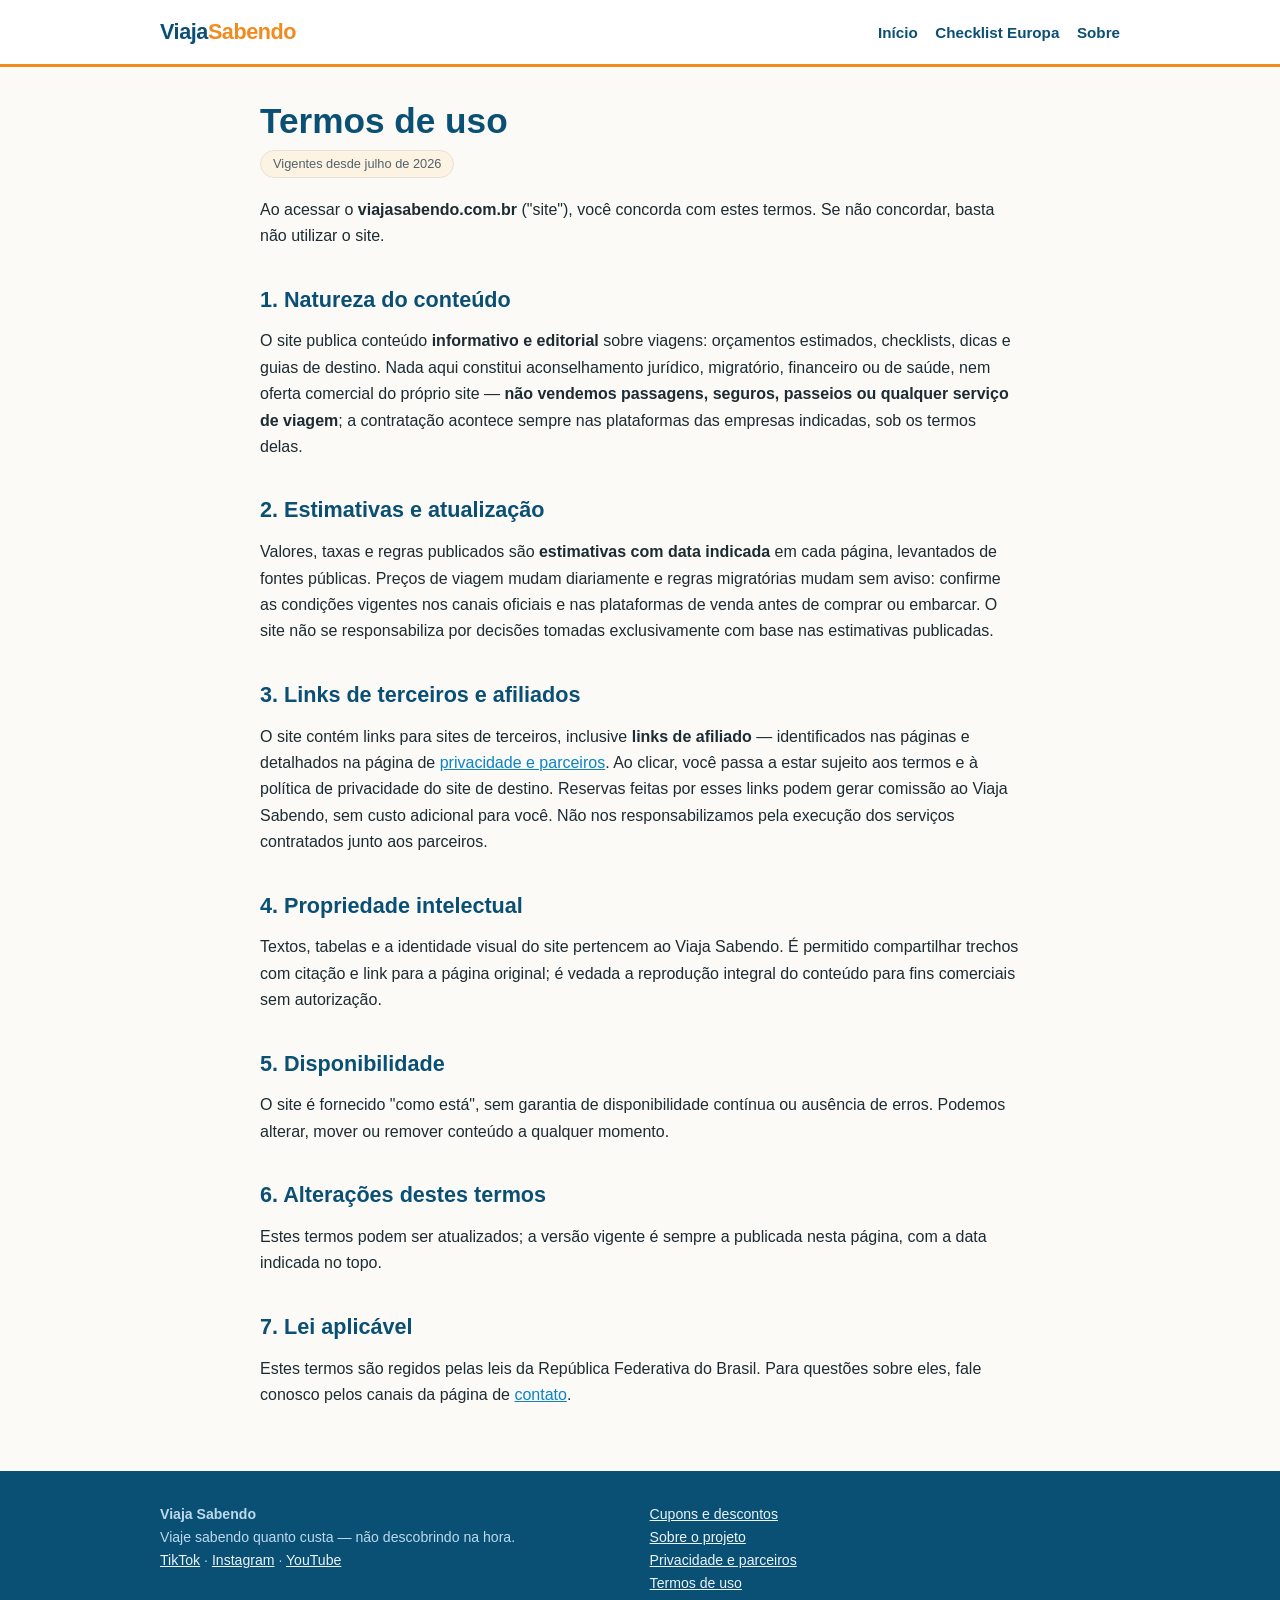
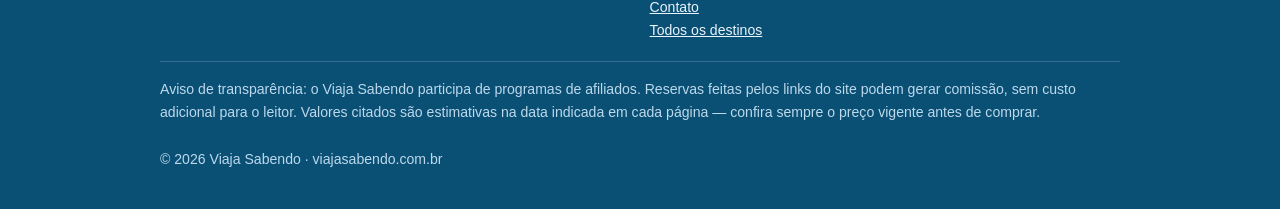
<file: termos/index.html>
<!DOCTYPE html>
<html lang="pt-BR">
<head>
<meta charset="utf-8">
<meta name="viewport" content="width=device-width, initial-scale=1">
<title>Termos de uso | Viaja Sabendo</title>
<meta name="description" content="Termos de uso do site viajasabendo.com.br: natureza informativa do conteúdo, links de parceiros e limites de responsabilidade.">
<link rel="canonical" href="https://viajasabendo.com.br/termos/">
<link rel="stylesheet" href="/css/style.css">
</head>
<body>

<header class="topo">
  <div class="topo-inner">
    <a class="logo" href="/">Viaja<span>Sabendo</span></a>
    <nav class="menu">
      <a href="/">Início</a>
      <a href="/checklist-europa/">Checklist Europa</a>
      <a href="/sobre/">Sobre</a>
    </nav>
  </div>
</header>

<main>
<article class="conteudo">
  <h1 class="titulo">Termos de uso</h1>
  <span class="selo">Vigentes desde julho de 2026</span>

  <p>Ao acessar o <strong>viajasabendo.com.br</strong> ("site"), você concorda com estes termos. Se não concordar, basta não utilizar o site.</p>

  <h2>1. Natureza do conteúdo</h2>
  <p>O site publica conteúdo <strong>informativo e editorial</strong> sobre viagens: orçamentos estimados, checklists, dicas e guias de destino. Nada aqui constitui aconselhamento jurídico, migratório, financeiro ou de saúde, nem oferta comercial do próprio site — <strong>não vendemos passagens, seguros, passeios ou qualquer serviço de viagem</strong>; a contratação acontece sempre nas plataformas das empresas indicadas, sob os termos delas.</p>

  <h2>2. Estimativas e atualização</h2>
  <p>Valores, taxas e regras publicados são <strong>estimativas com data indicada</strong> em cada página, levantados de fontes públicas. Preços de viagem mudam diariamente e regras migratórias mudam sem aviso: confirme as condições vigentes nos canais oficiais e nas plataformas de venda antes de comprar ou embarcar. O site não se responsabiliza por decisões tomadas exclusivamente com base nas estimativas publicadas.</p>

  <h2>3. Links de terceiros e afiliados</h2>
  <p>O site contém links para sites de terceiros, inclusive <strong>links de afiliado</strong> — identificados nas páginas e detalhados na página de <a href="/privacidade/">privacidade e parceiros</a>. Ao clicar, você passa a estar sujeito aos termos e à política de privacidade do site de destino. Reservas feitas por esses links podem gerar comissão ao Viaja Sabendo, sem custo adicional para você. Não nos responsabilizamos pela execução dos serviços contratados junto aos parceiros.</p>

  <h2>4. Propriedade intelectual</h2>
  <p>Textos, tabelas e a identidade visual do site pertencem ao Viaja Sabendo. É permitido compartilhar trechos com citação e link para a página original; é vedada a reprodução integral do conteúdo para fins comerciais sem autorização.</p>

  <h2>5. Disponibilidade</h2>
  <p>O site é fornecido "como está", sem garantia de disponibilidade contínua ou ausência de erros. Podemos alterar, mover ou remover conteúdo a qualquer momento.</p>

  <h2>6. Alterações destes termos</h2>
  <p>Estes termos podem ser atualizados; a versão vigente é sempre a publicada nesta página, com a data indicada no topo.</p>

  <h2>7. Lei aplicável</h2>
  <p>Estes termos são regidos pelas leis da República Federativa do Brasil. Para questões sobre eles, fale conosco pelos canais da página de <a href="/contato/">contato</a>.</p>
</article>
</main>

<footer class="rodape">
  <div class="rodape-inner">
    <div>
      <strong>Viaja Sabendo</strong><br>
      Viaje sabendo quanto custa — não descobrindo na hora.<br>
      <a href="https://www.tiktok.com/@viajasabendo" rel="noopener" target="_blank">TikTok</a> ·
      <a href="https://www.instagram.com/viajasabendo" rel="noopener" target="_blank">Instagram</a> ·
      <a href="https://www.youtube.com/@viajasabendo" rel="noopener" target="_blank">YouTube</a>
    </div>
    <div>
      <a href="/descontos/">Cupons e descontos</a><br>
      <a href="/sobre/">Sobre o projeto</a><br>
      <a href="/privacidade/">Privacidade e parceiros</a><br>
      <a href="/termos/">Termos de uso</a><br>
      <a href="/contato/">Contato</a><br>
      <a href="/">Todos os destinos</a>
    </div>
    <div class="disclosure">
      Aviso de transparência: o Viaja Sabendo participa de programas de afiliados. Reservas feitas pelos links do site podem gerar comissão, sem custo adicional para o leitor. Valores citados são estimativas na data indicada em cada página — confira sempre o preço vigente antes de comprar.<br><br>
      © 2026 Viaja Sabendo · viajasabendo.com.br
    </div>
  </div>
</footer>

<script data-goatcounter="https://viajasabendo.goatcounter.com/count" async src="https://gc.zgo.at/count.js"></script>
<script src="/js/afiliados.js" defer></script>
</body>
</html>
</file>
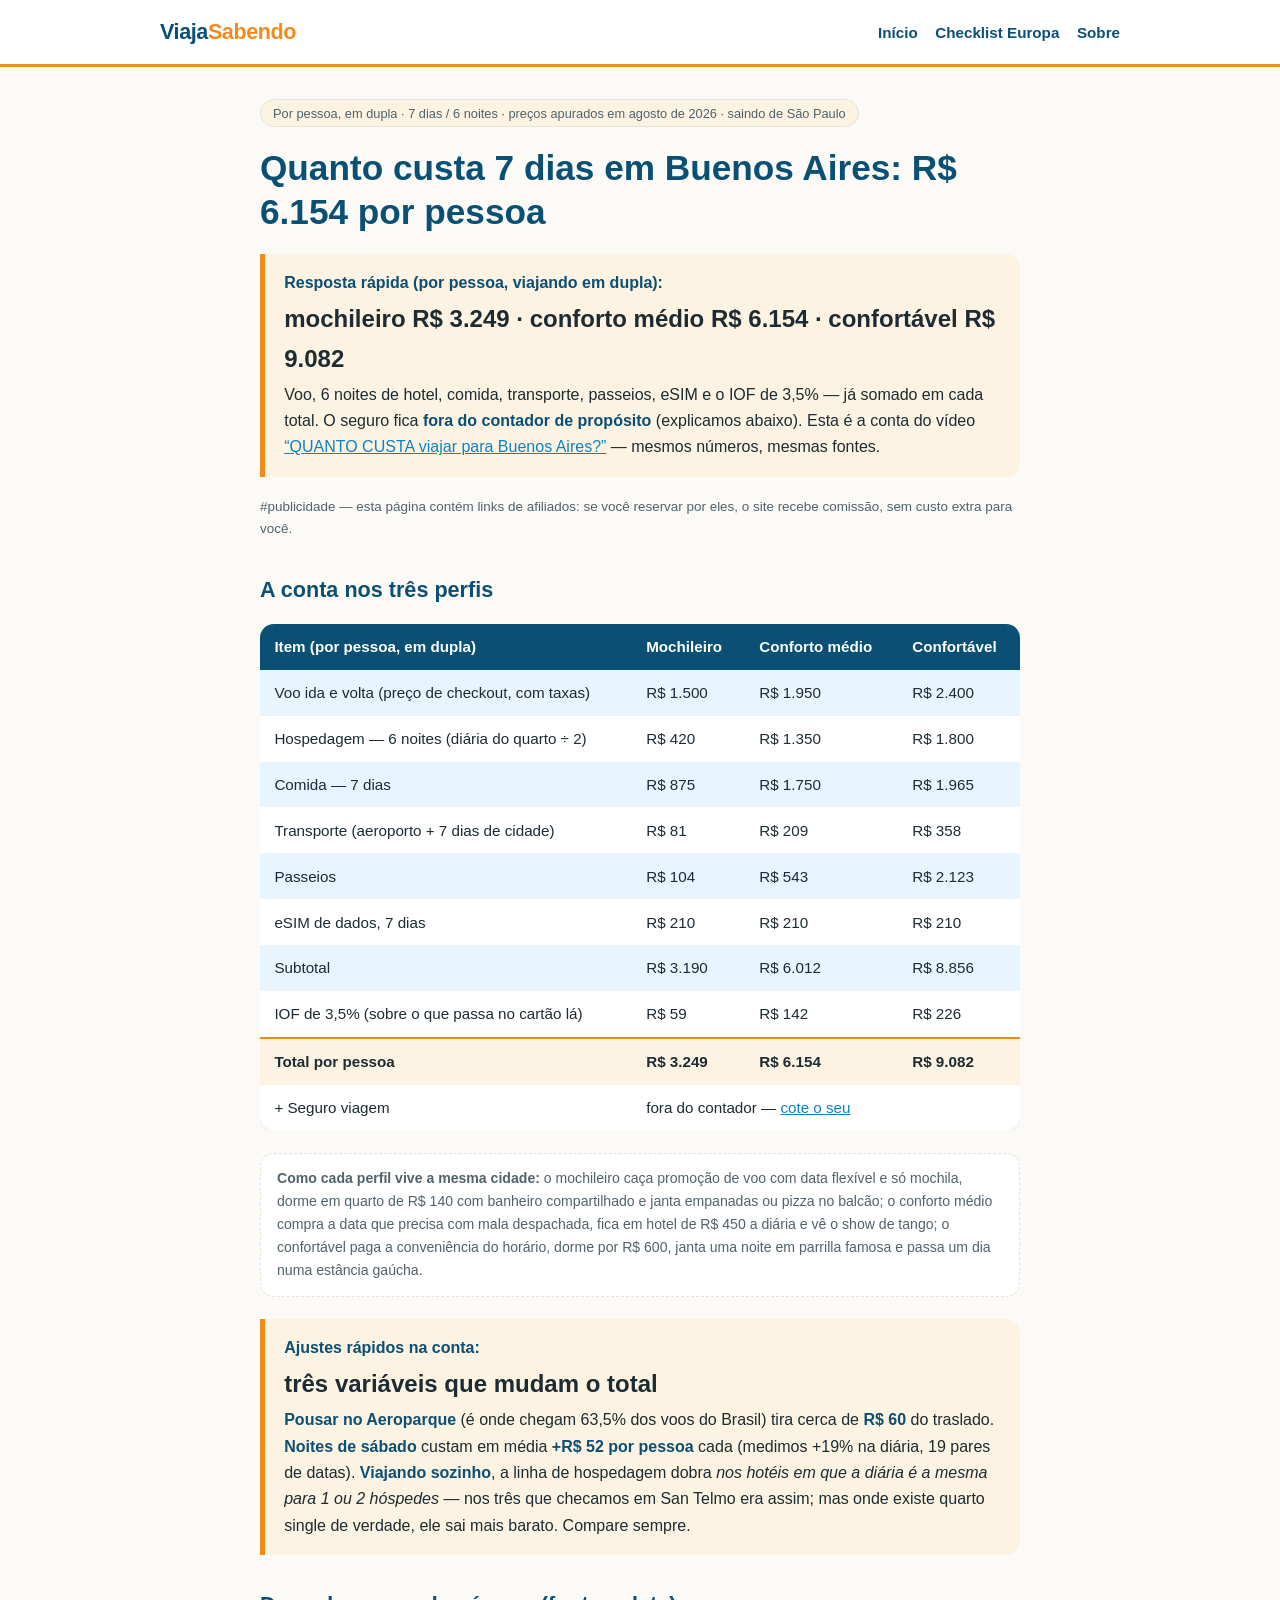
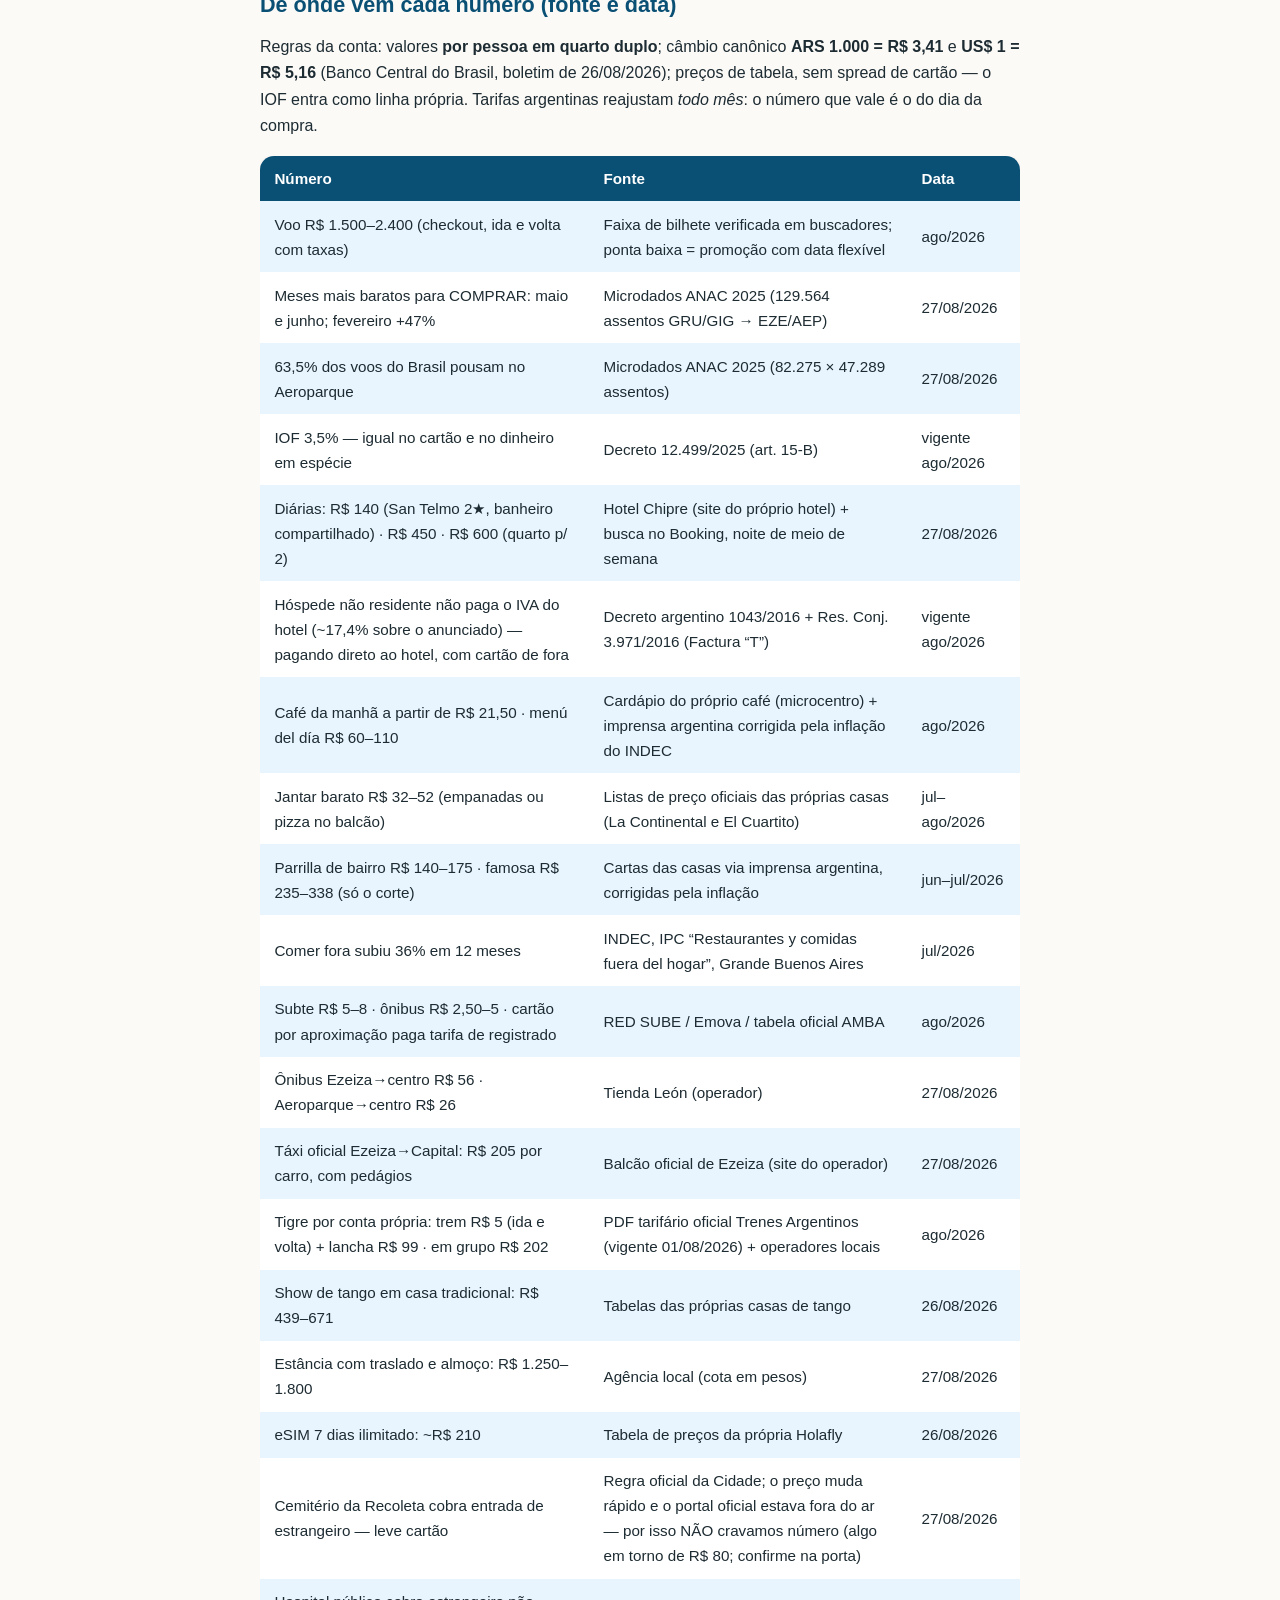
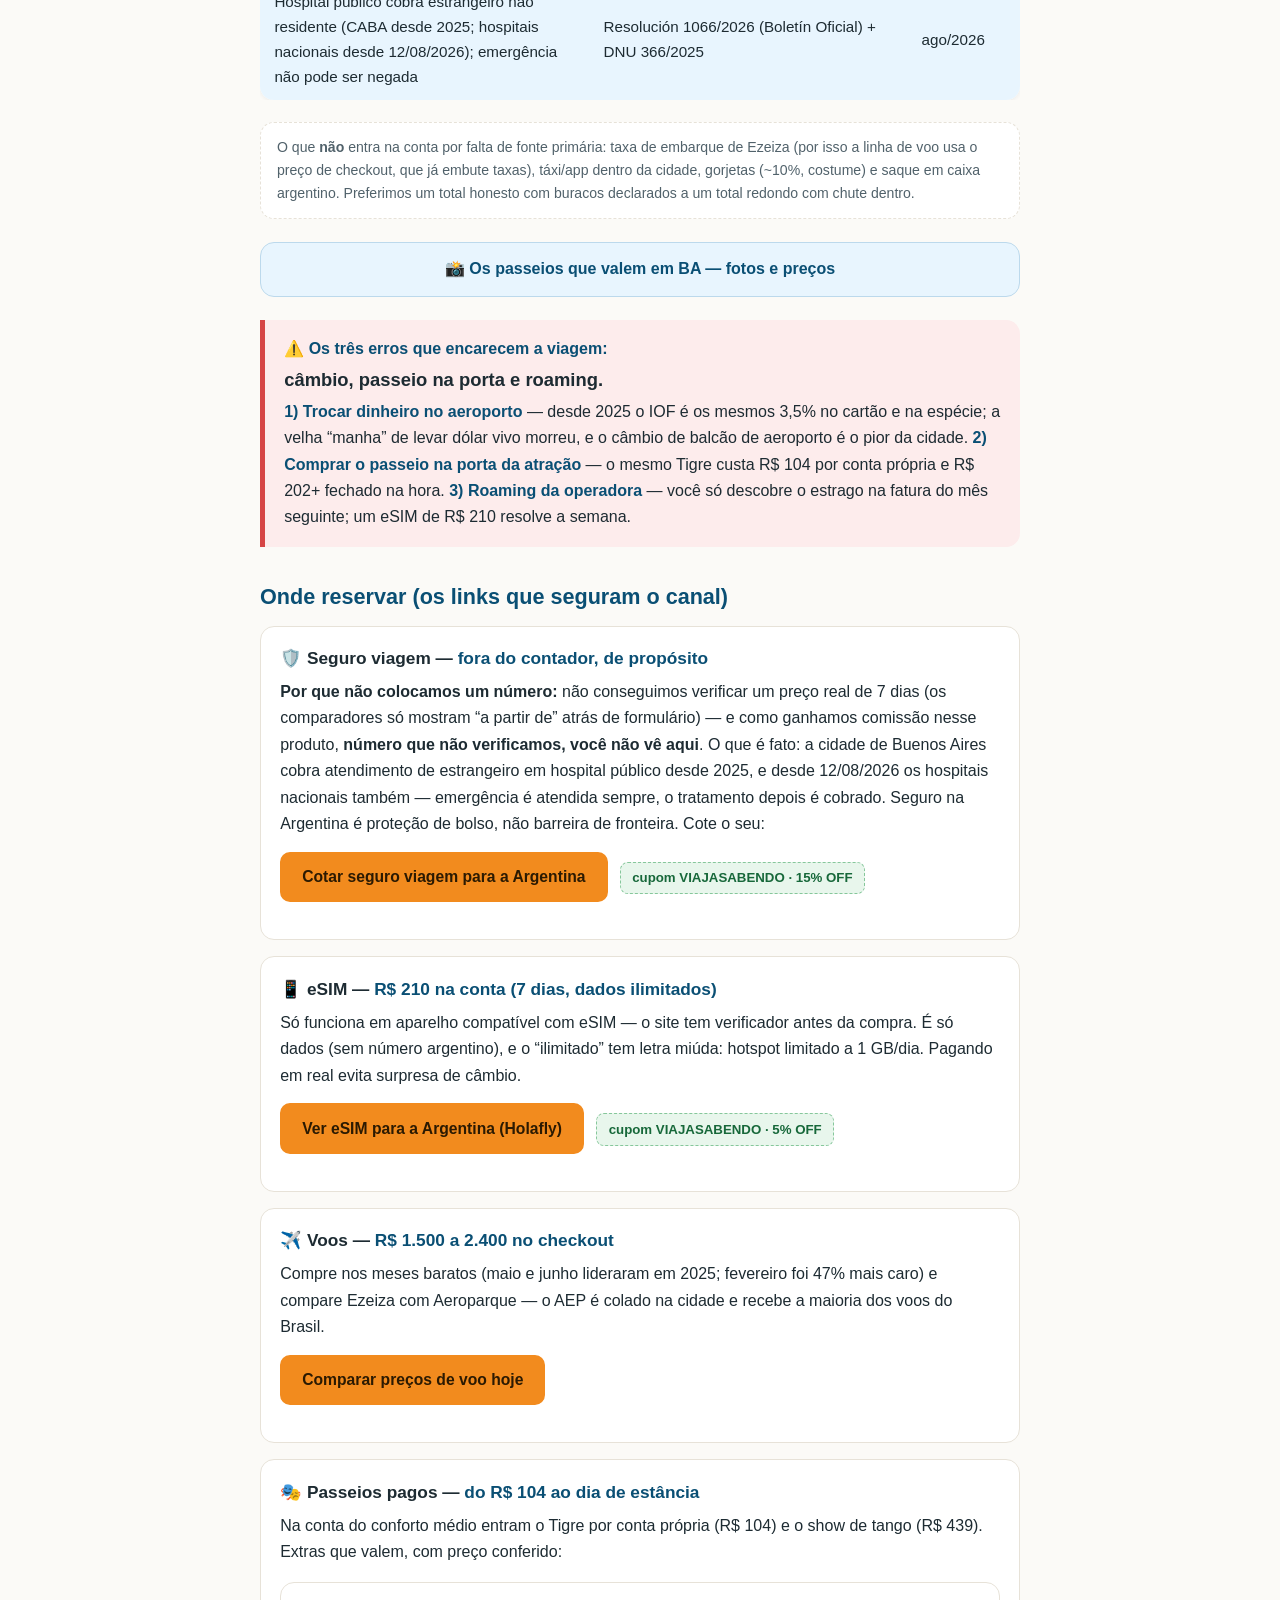
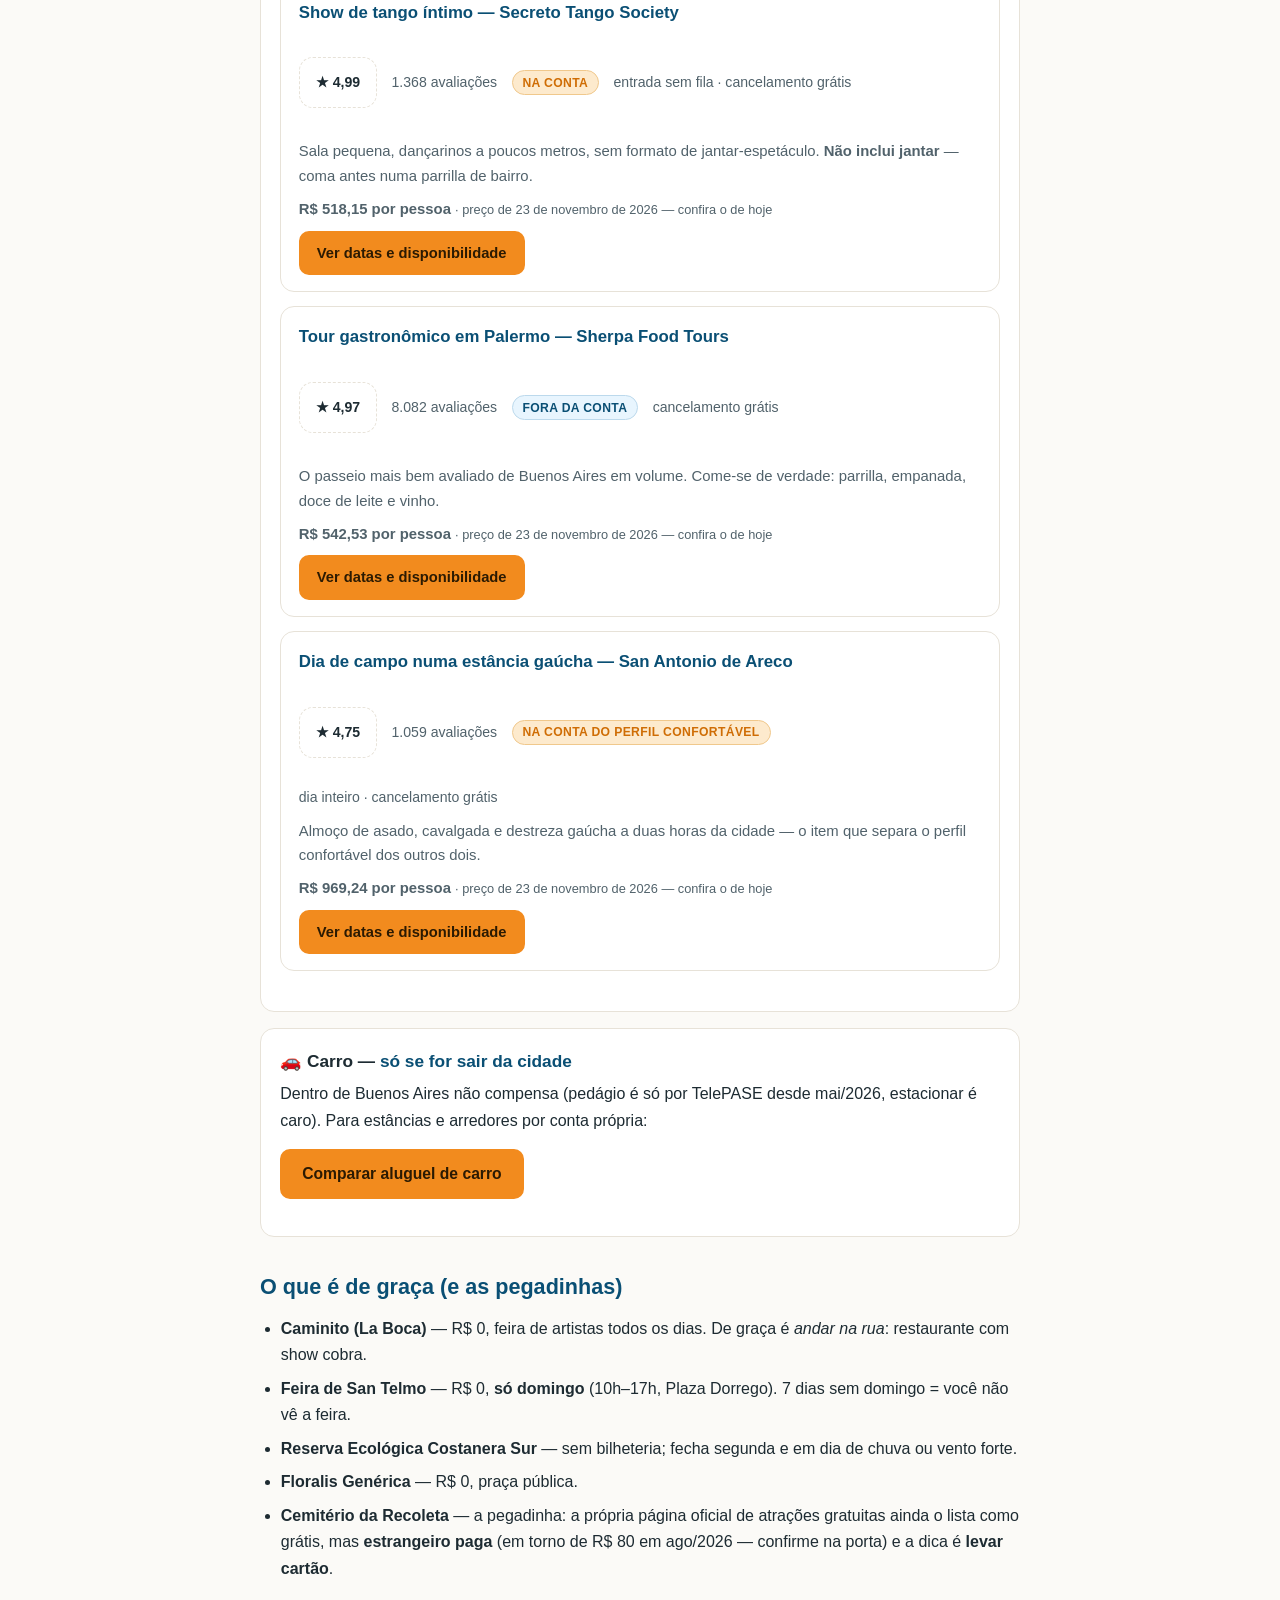
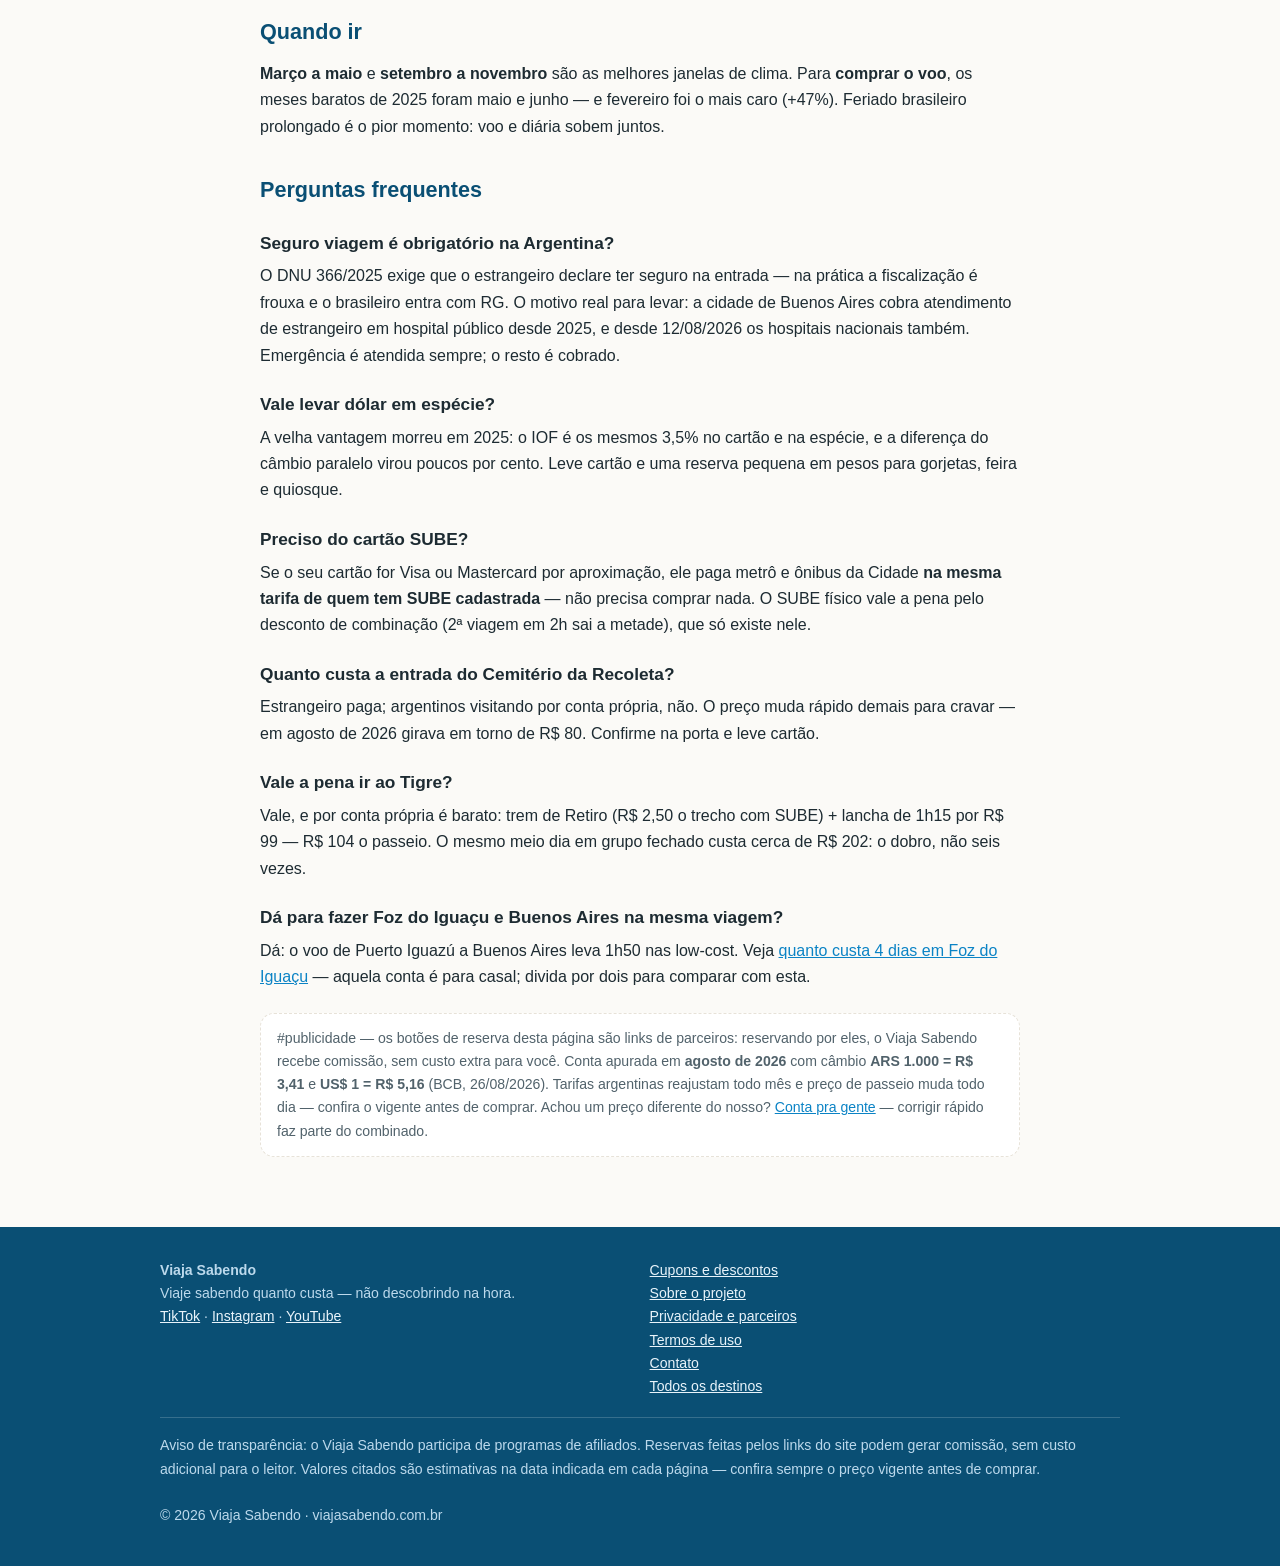
<file: destinos/buenos-aires/index.html>
<!DOCTYPE html>
<html lang="pt-BR">
<head>
<meta charset="utf-8">
<meta name="viewport" content="width=device-width, initial-scale=1">
<title>Quanto custa 7 dias em Buenos Aires em 2026: R$ 6.154 por pessoa | Viaja Sabendo</title>
<meta name="description" content="A conta completa de 7 dias em Buenos Aires, apurada em agosto de 2026: R$ 3.249 mochileiro, R$ 6.154 no conforto médio e R$ 9.082 no confortável — por pessoa, em dupla, com a fonte e a data de cada número.">
<link rel="canonical" href="https://viajasabendo.com.br/destinos/buenos-aires/">
<meta property="og:title" content="Quanto custa 7 dias em Buenos Aires — a conta apurada, item por item">
<meta property="og:description" content="R$ 6.154 por pessoa no conforto médio (em dupla). Três perfis de orçamento, câmbio datado e a fonte de cada número.">
<meta property="og:type" content="article">
<meta property="og:url" content="https://viajasabendo.com.br/destinos/buenos-aires/">
<link rel="stylesheet" href="/css/style.css">
</head>
<body>

<header class="topo">
  <div class="topo-inner">
    <a class="logo" href="/">Viaja<span>Sabendo</span></a>
    <nav class="menu">
      <a href="/">Início</a>
      <a href="/checklist-europa/">Checklist Europa</a>
      <a href="/sobre/">Sobre</a>
    </nav>
  </div>
</header>

<main>
<article class="conteudo">
  <span class="selo">Por pessoa, em dupla · 7 dias / 6 noites · preços apurados em agosto de 2026 · saindo de São Paulo</span>
  <h1 class="titulo">Quanto custa 7 dias em Buenos Aires: R$ 6.154 por pessoa</h1>

  <div class="resposta">
    <strong>Resposta rápida (por pessoa, viajando em dupla):</strong>
    <span class="valorzao">mochileiro R$ 3.249 · conforto médio R$ 6.154 · confortável R$ 9.082</span>
    Voo, 6 noites de hotel, comida, transporte, passeios, eSIM e o IOF de 3,5% — já somado em cada total.
    O seguro fica <strong>fora do contador de propósito</strong> (explicamos abaixo). Esta é a conta do vídeo
    <a href="https://www.youtube.com/@viajasabendo">“QUANTO CUSTA viajar para Buenos Aires?”</a> — mesmos números, mesmas fontes.
  </div>

  <p class="aviso-parceiro">#publicidade — esta página contém links de afiliados: se você reservar por eles, o site recebe comissão, sem custo extra para você.</p>

  <h2>A conta nos três perfis</h2>
  <div class="tabela-wrap">
    <table class="custos">
      <tr><th>Item (por pessoa, em dupla)</th><th>Mochileiro</th><th>Conforto médio</th><th>Confortável</th></tr>
      <tr><td>Voo ida e volta (preço de checkout, com taxas)</td><td class="num">R$ 1.500</td><td class="num">R$ 1.950</td><td class="num">R$ 2.400</td></tr>
      <tr><td>Hospedagem — 6 noites (diária do quarto ÷ 2)</td><td class="num">R$ 420</td><td class="num">R$ 1.350</td><td class="num">R$ 1.800</td></tr>
      <tr><td>Comida — 7 dias</td><td class="num">R$ 875</td><td class="num">R$ 1.750</td><td class="num">R$ 1.965</td></tr>
      <tr><td>Transporte (aeroporto + 7 dias de cidade)</td><td class="num">R$ 81</td><td class="num">R$ 209</td><td class="num">R$ 358</td></tr>
      <tr><td>Passeios</td><td class="num">R$ 104</td><td class="num">R$ 543</td><td class="num">R$ 2.123</td></tr>
      <tr><td>eSIM de dados, 7 dias</td><td class="num">R$ 210</td><td class="num">R$ 210</td><td class="num">R$ 210</td></tr>
      <tr><td>Subtotal</td><td class="num">R$ 3.190</td><td class="num">R$ 6.012</td><td class="num">R$ 8.856</td></tr>
      <tr><td>IOF de 3,5% (sobre o que passa no cartão lá)</td><td class="num">R$ 59</td><td class="num">R$ 142</td><td class="num">R$ 226</td></tr>
      <tr class="total"><td>Total por pessoa</td><td class="num">R$ 3.249</td><td class="num">R$ 6.154</td><td class="num">R$ 9.082</td></tr>
      <tr><td>+ Seguro viagem</td><td class="num" colspan="3">fora do contador — <a href="#seguro">cote o seu</a></td></tr>
    </table>
  </div>

  <p class="nota"><strong>Como cada perfil vive a mesma cidade:</strong> o mochileiro caça promoção de voo com data flexível e só mochila, dorme em quarto de R$ 140 com banheiro compartilhado e janta empanadas ou pizza no balcão; o conforto médio compra a data que precisa com mala despachada, fica em hotel de R$ 450 a diária e vê o show de tango; o confortável paga a conveniência do horário, dorme por R$ 600, janta uma noite em parrilla famosa e passa um dia numa estância gaúcha.</p>

  <div class="resposta">
    <strong>Ajustes rápidos na conta:</strong>
    <span class="valorzao">três variáveis que mudam o total</span>
    <strong>Pousar no Aeroparque</strong> (é onde chegam 63,5% dos voos do Brasil) tira cerca de <strong>R$ 60</strong> do traslado.
    <strong>Noites de sábado</strong> custam em média <strong>+R$ 52 por pessoa</strong> cada (medimos +19% na diária, 19 pares de datas).
    <strong>Viajando sozinho</strong>, a linha de hospedagem dobra <em>nos hotéis em que a diária é a mesma para 1 ou 2 hóspedes</em> — nos três que checamos em San Telmo era assim; mas onde existe quarto single de verdade, ele sai mais barato. Compare sempre.
  </div>

  <h2>De onde vem cada número (fonte e data)</h2>
  <p>Regras da conta: valores <strong>por pessoa em quarto duplo</strong>; câmbio canônico <strong>ARS 1.000 = R$ 3,41</strong> e <strong>US$ 1 = R$ 5,16</strong> (Banco Central do Brasil, boletim de 26/08/2026); preços de tabela, sem spread de cartão — o IOF entra como linha própria. Tarifas argentinas reajustam <em>todo mês</em>: o número que vale é o do dia da compra.</p>
  <div class="tabela-wrap">
    <table class="custos">
      <tr><th>Número</th><th>Fonte</th><th>Data</th></tr>
      <tr><td>Voo R$ 1.500–2.400 (checkout, ida e volta com taxas)</td><td>Faixa de bilhete verificada em buscadores; ponta baixa = promoção com data flexível</td><td>ago/2026</td></tr>
      <tr><td>Meses mais baratos para COMPRAR: maio e junho; fevereiro +47%</td><td>Microdados ANAC 2025 (129.564 assentos GRU/GIG → EZE/AEP)</td><td>27/08/2026</td></tr>
      <tr><td>63,5% dos voos do Brasil pousam no Aeroparque</td><td>Microdados ANAC 2025 (82.275 × 47.289 assentos)</td><td>27/08/2026</td></tr>
      <tr><td>IOF 3,5% — igual no cartão e no dinheiro em espécie</td><td>Decreto 12.499/2025 (art. 15-B)</td><td>vigente ago/2026</td></tr>
      <tr><td>Diárias: R$ 140 (San Telmo 2★, banheiro compartilhado) · R$ 450 · R$ 600 (quarto p/ 2)</td><td>Hotel Chipre (site do próprio hotel) + busca no Booking, noite de meio de semana</td><td>27/08/2026</td></tr>
      <tr><td>Hóspede não residente não paga o IVA do hotel (~17,4% sobre o anunciado) — pagando direto ao hotel, com cartão de fora</td><td>Decreto argentino 1043/2016 + Res. Conj. 3.971/2016 (Factura “T”)</td><td>vigente ago/2026</td></tr>
      <tr><td>Café da manhã a partir de R$ 21,50 · menú del día R$ 60–110</td><td>Cardápio do próprio café (microcentro) + imprensa argentina corrigida pela inflação do INDEC</td><td>ago/2026</td></tr>
      <tr><td>Jantar barato R$ 32–52 (empanadas ou pizza no balcão)</td><td>Listas de preço oficiais das próprias casas (La Continental e El Cuartito)</td><td>jul–ago/2026</td></tr>
      <tr><td>Parrilla de bairro R$ 140–175 · famosa R$ 235–338 (só o corte)</td><td>Cartas das casas via imprensa argentina, corrigidas pela inflação</td><td>jun–jul/2026</td></tr>
      <tr><td>Comer fora subiu 36% em 12 meses</td><td>INDEC, IPC “Restaurantes y comidas fuera del hogar”, Grande Buenos Aires</td><td>jul/2026</td></tr>
      <tr><td>Subte R$ 5–8 · ônibus R$ 2,50–5 · cartão por aproximação paga tarifa de registrado</td><td>RED SUBE / Emova / tabela oficial AMBA</td><td>ago/2026</td></tr>
      <tr><td>Ônibus Ezeiza→centro R$ 56 · Aeroparque→centro R$ 26</td><td>Tienda León (operador)</td><td>27/08/2026</td></tr>
      <tr><td>Táxi oficial Ezeiza→Capital: R$ 205 por carro, com pedágios</td><td>Balcão oficial de Ezeiza (site do operador)</td><td>27/08/2026</td></tr>
      <tr><td>Tigre por conta própria: trem R$ 5 (ida e volta) + lancha R$ 99 · em grupo R$ 202</td><td>PDF tarifário oficial Trenes Argentinos (vigente 01/08/2026) + operadores locais</td><td>ago/2026</td></tr>
      <tr><td>Show de tango em casa tradicional: R$ 439–671</td><td>Tabelas das próprias casas de tango</td><td>26/08/2026</td></tr>
      <tr><td>Estância com traslado e almoço: R$ 1.250–1.800</td><td>Agência local (cota em pesos)</td><td>27/08/2026</td></tr>
      <tr><td>eSIM 7 dias ilimitado: ~R$ 210</td><td>Tabela de preços da própria Holafly</td><td>26/08/2026</td></tr>
      <tr><td>Cemitério da Recoleta cobra entrada de estrangeiro — leve cartão</td><td>Regra oficial da Cidade; o preço muda rápido e o portal oficial estava fora do ar — por isso NÃO cravamos número (algo em torno de R$ 80; confirme na porta)</td><td>27/08/2026</td></tr>
      <tr><td>Hospital público cobra estrangeiro não residente (CABA desde 2025; hospitais nacionais desde 12/08/2026); emergência não pode ser negada</td><td>Resolución 1066/2026 (Boletín Oficial) + DNU 366/2025</td><td>ago/2026</td></tr>
    </table>
  </div>
  <p class="nota">O que <strong>não</strong> entra na conta por falta de fonte primária: taxa de embarque de Ezeiza (por isso a linha de voo usa o preço de checkout, que já embute taxas), táxi/app dentro da cidade, gorjetas (~10%, costume) e saque em caixa argentino. Preferimos um total honesto com buracos declarados a um total redondo com chute dentro.</p>

  <a class="card-vitrine" href="/passeios/buenos-aires/">📸 Os passeios que valem em BA — fotos e preços</a>

  <div class="resposta erro">
    <strong>⚠️ Os três erros que encarecem a viagem:</strong>
    <span class="valorzao">câmbio, passeio na porta e roaming.</span>
    <strong>1) Trocar dinheiro no aeroporto</strong> — desde 2025 o IOF é os mesmos 3,5% no cartão e na espécie; a velha
    “manha” de levar dólar vivo morreu, e o câmbio de balcão de aeroporto é o pior da cidade.
    <strong>2) Comprar o passeio na porta da atração</strong> — o mesmo Tigre custa R$ 104 por conta própria e R$ 202+ fechado na hora.
    <strong>3) Roaming da operadora</strong> — você só descobre o estrago na fatura do mês seguinte; um eSIM de R$ 210 resolve a semana.
  </div>

  <h2>Onde reservar (os links que seguram o canal)</h2>

  <div class="item-custo" id="seguro">
    <h3>🛡️ Seguro viagem — <span class="faixa">fora do contador, de propósito</span></h3>
    <p><strong>Por que não colocamos um número:</strong> não conseguimos verificar um preço real de 7 dias (os comparadores só mostram “a partir de” atrás de formulário) — e como ganhamos comissão nesse produto, <strong>número que não verificamos, você não vê aqui</strong>. O que é fato: a cidade de Buenos Aires cobra atendimento de estrangeiro em hospital público desde 2025, e desde 12/08/2026 os hospitais nacionais também — emergência é atendida sempre, o tratamento depois é cobrado. Seguro na Argentina é proteção de bolso, não barreira de fronteira. Cote o seu:</p>
    <p class="btn-linha"><a class="btn-aff" data-aff="segurospromo" href="https://www.segurospromo.com.br/?utm_medium=afiliado&amp;pcrid=14823&amp;utm_source=site-blog&amp;cupom=VIAJASABENDO&amp;pcrtt=site" rel="noopener sponsored" target="_blank">Cotar seguro viagem para a Argentina</a> <span class="selo-cupom">cupom VIAJASABENDO · 15% OFF</span></p>
  </div>

  <div class="item-custo">
    <h3>📱 eSIM — <span class="faixa">R$ 210 na conta (7 dias, dados ilimitados)</span></h3>
    <p>Só funciona em aparelho compatível com eSIM — o site tem verificador antes da compra. É só dados (sem número argentino), e o “ilimitado” tem letra miúda: hotspot limitado a 1 GB/dia. Pagando em real evita surpresa de câmbio.</p>
    <p class="btn-linha"><a class="btn-aff" data-aff="holafly" href="https://holafly.sjv.io/enBWdr" rel="noopener sponsored" target="_blank">Ver eSIM para a Argentina (Holafly)</a> <span class="selo-cupom">cupom VIAJASABENDO · 5% OFF</span></p>
  </div>

  <div class="item-custo">
    <h3>✈️ Voos — <span class="faixa">R$ 1.500 a 2.400 no checkout</span></h3>
    <p>Compre nos meses baratos (maio e junho lideraram em 2025; fevereiro foi 47% mais caro) e compare Ezeiza com Aeroparque — o AEP é colado na cidade e recebe a maioria dos voos do Brasil.</p>
    <p class="btn-linha"><a class="btn-aff" data-aff="skyscanner" href="https://skyscanner.pxf.io/enjMYz" rel="noopener sponsored" target="_blank">Comparar preços de voo hoje</a></p>
  </div>

  <div class="item-custo">
    <h3>🎭 Passeios pagos — <span class="faixa">do R$ 104 ao dia de estância</span></h3>
    <p>Na conta do conforto médio entram o Tigre por conta própria (R$ 104) e o show de tango (R$ 439). Extras que valem, com preço conferido:</p>
    <div class="passeios">
      <div class="passeio">
        <h4>Show de tango íntimo — Secreto Tango Society</h4>
        <div class="passeio-meta">
          <span class="nota">★ 4,99</span>
          <span>1.368 avaliações</span>
          <span class="selo-oferta">Na conta</span>
          <span>entrada sem fila · cancelamento grátis</span>
        </div>
        <p>Sala pequena, dançarinos a poucos metros, sem formato de jantar-espetáculo. <strong>Não inclui jantar</strong> — coma antes numa parrilla de bairro.</p>
        <p class="passeio-preco">R$ 518,15 por pessoa <em>· preço de 23 de novembro de 2026 — confira o de hoje</em></p>
        <a class="btn-aff" data-aff="viator" href="https://www.viator.com/pt-BR/tours/Buenos-Aires/An-Intimate-Upclose-Tango-Show-with-Soul-Secreto-Tango-Society/d901-5653P5?mcid=42383&amp;pid=P00312237&amp;medium=api&amp;api_version=2.0" rel="noopener sponsored" target="_blank">Ver datas e disponibilidade</a>
      </div>
      <div class="passeio">
        <h4>Tour gastronômico em Palermo — Sherpa Food Tours</h4>
        <div class="passeio-meta">
          <span class="nota">★ 4,97</span>
          <span>8.082 avaliações</span>
          <span class="selo-neutro">Fora da conta</span>
          <span>cancelamento grátis</span>
        </div>
        <p>O passeio mais bem avaliado de Buenos Aires em volume. Come-se de verdade: parrilla, empanada, doce de leite e vinho.</p>
        <p class="passeio-preco">R$ 542,53 por pessoa <em>· preço de 23 de novembro de 2026 — confira o de hoje</em></p>
        <a class="btn-aff" data-aff="viator" href="https://www.viator.com/pt-BR/tours/Buenos-Aires/Palermo-Food-Tour/d901-208148P1?mcid=42383&amp;pid=P00312237&amp;medium=api&amp;api_version=2.0" rel="noopener sponsored" target="_blank">Ver datas e disponibilidade</a>
      </div>
      <div class="passeio">
        <h4>Dia de campo numa estância gaúcha — San Antonio de Areco</h4>
        <div class="passeio-meta">
          <span class="nota">★ 4,75</span>
          <span>1.059 avaliações</span>
          <span class="selo-oferta">Na conta do perfil confortável</span>
          <span>dia inteiro · cancelamento grátis</span>
        </div>
        <p>Almoço de asado, cavalgada e destreza gaúcha a duas horas da cidade — o item que separa o perfil confortável dos outros dois.</p>
        <p class="passeio-preco">R$ 969,24 por pessoa <em>· preço de 23 de novembro de 2026 — confira o de hoje</em></p>
        <a class="btn-aff" data-aff="viator" href="https://www.viator.com/pt-BR/tours/Buenos-Aires/Full-Day-Tour-at-a-Estancia-in-San-Antonio-de-Areco-from-Buenos-Aires/d901-14659P3?mcid=42383&amp;pid=P00312237&amp;medium=api&amp;api_version=2.0" rel="noopener sponsored" target="_blank">Ver datas e disponibilidade</a>
      </div>
    </div>
  </div>

  <div class="item-custo">
    <h3>🚗 Carro — <span class="faixa">só se for sair da cidade</span></h3>
    <p>Dentro de Buenos Aires não compensa (pedágio é só por TelePASE desde mai/2026, estacionar é caro). Para estâncias e arredores por conta própria:</p>
    <p class="btn-linha"><a class="btn-aff" data-aff="rentcars" href="https://www.rentcars.com/pt-br/?requestorid=10950&amp;utm_source=viajasabendo.com.br&amp;utm_medium=afiliado-link" rel="noopener sponsored" target="_blank">Comparar aluguel de carro</a></p>
  </div>

  <h2>O que é de graça (e as pegadinhas)</h2>
  <ul>
    <li><strong>Caminito (La Boca)</strong> — R$ 0, feira de artistas todos os dias. De graça é <em>andar na rua</em>: restaurante com show cobra.</li>
    <li><strong>Feira de San Telmo</strong> — R$ 0, <strong>só domingo</strong> (10h–17h, Plaza Dorrego). 7 dias sem domingo = você não vê a feira.</li>
    <li><strong>Reserva Ecológica Costanera Sur</strong> — sem bilheteria; fecha segunda e em dia de chuva ou vento forte.</li>
    <li><strong>Floralis Genérica</strong> — R$ 0, praça pública.</li>
    <li><strong>Cemitério da Recoleta</strong> — a pegadinha: a própria página oficial de atrações gratuitas ainda o lista como grátis, mas <strong>estrangeiro paga</strong> (em torno de R$ 80 em ago/2026 — confirme na porta) e a dica é <strong>levar cartão</strong>.</li>
  </ul>

  <h2>Quando ir</h2>
  <p><strong>Março a maio</strong> e <strong>setembro a novembro</strong> são as melhores janelas de clima. Para <strong>comprar o voo</strong>, os meses baratos de 2025 foram maio e junho — e fevereiro foi o mais caro (+47%). Feriado brasileiro prolongado é o pior momento: voo e diária sobem juntos.</p>

  <h2>Perguntas frequentes</h2>

  <h3>Seguro viagem é obrigatório na Argentina?</h3>
  <p>O DNU 366/2025 exige que o estrangeiro declare ter seguro na entrada — na prática a fiscalização é frouxa e o brasileiro entra com RG. O motivo real para levar: a cidade de Buenos Aires cobra atendimento de estrangeiro em hospital público desde 2025, e desde 12/08/2026 os hospitais nacionais também. Emergência é atendida sempre; o resto é cobrado.</p>

  <h3>Vale levar dólar em espécie?</h3>
  <p>A velha vantagem morreu em 2025: o IOF é os mesmos 3,5% no cartão e na espécie, e a diferença do câmbio paralelo virou poucos por cento. Leve cartão e uma reserva pequena em pesos para gorjetas, feira e quiosque.</p>

  <h3>Preciso do cartão SUBE?</h3>
  <p>Se o seu cartão for Visa ou Mastercard por aproximação, ele paga metrô e ônibus da Cidade <strong>na mesma tarifa de quem tem SUBE cadastrada</strong> — não precisa comprar nada. O SUBE físico vale a pena pelo desconto de combinação (2ª viagem em 2h sai a metade), que só existe nele.</p>

  <h3>Quanto custa a entrada do Cemitério da Recoleta?</h3>
  <p>Estrangeiro paga; argentinos visitando por conta própria, não. O preço muda rápido demais para cravar — em agosto de 2026 girava em torno de R$ 80. Confirme na porta e leve cartão.</p>

  <h3>Vale a pena ir ao Tigre?</h3>
  <p>Vale, e por conta própria é barato: trem de Retiro (R$ 2,50 o trecho com SUBE) + lancha de 1h15 por R$ 99 — R$ 104 o passeio. O mesmo meio dia em grupo fechado custa cerca de R$ 202: o dobro, não seis vezes.</p>

  <h3>Dá para fazer Foz do Iguaçu e Buenos Aires na mesma viagem?</h3>
  <p>Dá: o voo de Puerto Iguazú a Buenos Aires leva 1h50 nas low-cost. Veja <a href="/destinos/foz-do-iguacu/">quanto custa 4 dias em Foz do Iguaçu</a> — aquela conta é para casal; divida por dois para comparar com esta.</p>

  <div class="nota">
    #publicidade — os botões de reserva desta página são links de parceiros: reservando por eles, o Viaja Sabendo recebe comissão, sem custo extra para você. Conta apurada em <strong>agosto de 2026</strong> com câmbio <strong>ARS 1.000 = R$ 3,41</strong> e <strong>US$ 1 = R$ 5,16</strong> (BCB, 26/08/2026). Tarifas argentinas reajustam todo mês e preço de passeio muda todo dia — confira o vigente antes de comprar. Achou um preço diferente do nosso? <a href="/contato/">Conta pra gente</a> — corrigir rápido faz parte do combinado.
  </div>

  <script type="application/ld+json">
  {
    "@context": "https://schema.org",
    "@type": "FAQPage",
    "mainEntity": [
      {
        "@type": "Question",
        "name": "Quanto custa viajar para Buenos Aires em 2026?",
        "acceptedAnswer": { "@type": "Answer", "text": "Em agosto de 2026, 7 dias em Buenos Aires custam por pessoa (viajando em dupla): R$ 3.249 no perfil mochileiro, R$ 6.154 no conforto médio e R$ 9.082 no confortável — incluindo voo, hotel, comida, transporte, passeios, eSIM e IOF. Seguro à parte." }
      },
      {
        "@type": "Question",
        "name": "Seguro viagem é obrigatório na Argentina?",
        "acceptedAnswer": { "@type": "Answer", "text": "O DNU 366/2025 exige a declaração de seguro na entrada, mas a fiscalização é frouxa. O motivo real para levar: a cidade de Buenos Aires cobra atendimento de estrangeiro em hospital público desde 2025, e desde 12/08/2026 os hospitais nacionais também. Emergência é atendida sempre; o tratamento seguinte é cobrado." }
      },
      {
        "@type": "Question",
        "name": "Vale levar dólar em espécie para a Argentina?",
        "acceptedAnswer": { "@type": "Answer", "text": "Não como antes: desde 2025 o IOF é 3,5% tanto no cartão quanto na compra de espécie, e a diferença do câmbio paralelo virou poucos por cento. Cartão resolve quase tudo; leve uma reserva pequena em pesos." }
      },
      {
        "@type": "Question",
        "name": "Preciso do cartão SUBE em Buenos Aires?",
        "acceptedAnswer": { "@type": "Answer", "text": "Não necessariamente: cartão Visa ou Mastercard por aproximação paga metrô e ônibus da Cidade na mesma tarifa de quem tem SUBE cadastrada. O SUBE físico vale pelo desconto de combinação entre viagens, que só existe nele." }
      },
      {
        "@type": "Question",
        "name": "Quanto custa a entrada do Cemitério da Recoleta?",
        "acceptedAnswer": { "@type": "Answer", "text": "Estrangeiro paga entrada (argentino visitando por conta própria, não). O valor muda rápido — em agosto de 2026 girava em torno de R$ 80. Confirme na porta e leve cartão." }
      },
      {
        "@type": "Question",
        "name": "Vale a pena ir ao Tigre saindo de Buenos Aires?",
        "acceptedAnswer": { "@type": "Answer", "text": "Vale: por conta própria custa cerca de R$ 104 (trem de Retiro por R$ 2,50 o trecho + lancha de 1h15 por R$ 99). O mesmo passeio em grupo fechado sai por cerca de R$ 202." }
      }
    ]
  }
  </script>
</article>
</main>

<footer class="rodape">
  <div class="rodape-inner">
    <div>
      <strong>Viaja Sabendo</strong><br>
      Viaje sabendo quanto custa — não descobrindo na hora.<br>
      <a href="https://www.tiktok.com/@viajasabendo" rel="noopener" target="_blank">TikTok</a> ·
      <a href="https://www.instagram.com/viajasabendo" rel="noopener" target="_blank">Instagram</a> ·
      <a href="https://www.youtube.com/@viajasabendo" rel="noopener" target="_blank">YouTube</a>
    </div>
    <div>
      <a href="/descontos/">Cupons e descontos</a><br>
      <a href="/sobre/">Sobre o projeto</a><br>
      <a href="/privacidade/">Privacidade e parceiros</a><br>
      <a href="/termos/">Termos de uso</a><br>
      <a href="/contato/">Contato</a><br>
      <a href="/">Todos os destinos</a>
    </div>
    <div class="disclosure">
      Aviso de transparência: o Viaja Sabendo participa de programas de afiliados. Reservas feitas pelos links do site podem gerar comissão, sem custo adicional para o leitor. Valores citados são estimativas na data indicada em cada página — confira sempre o preço vigente antes de comprar.<br><br>
      © 2026 Viaja Sabendo · viajasabendo.com.br
    </div>
  </div>
</footer>

<script data-goatcounter="https://viajasabendo.goatcounter.com/count" async src="https://gc.zgo.at/count.js"></script>
<script src="/js/afiliados.js" defer></script>
</body>
</html>
</file>
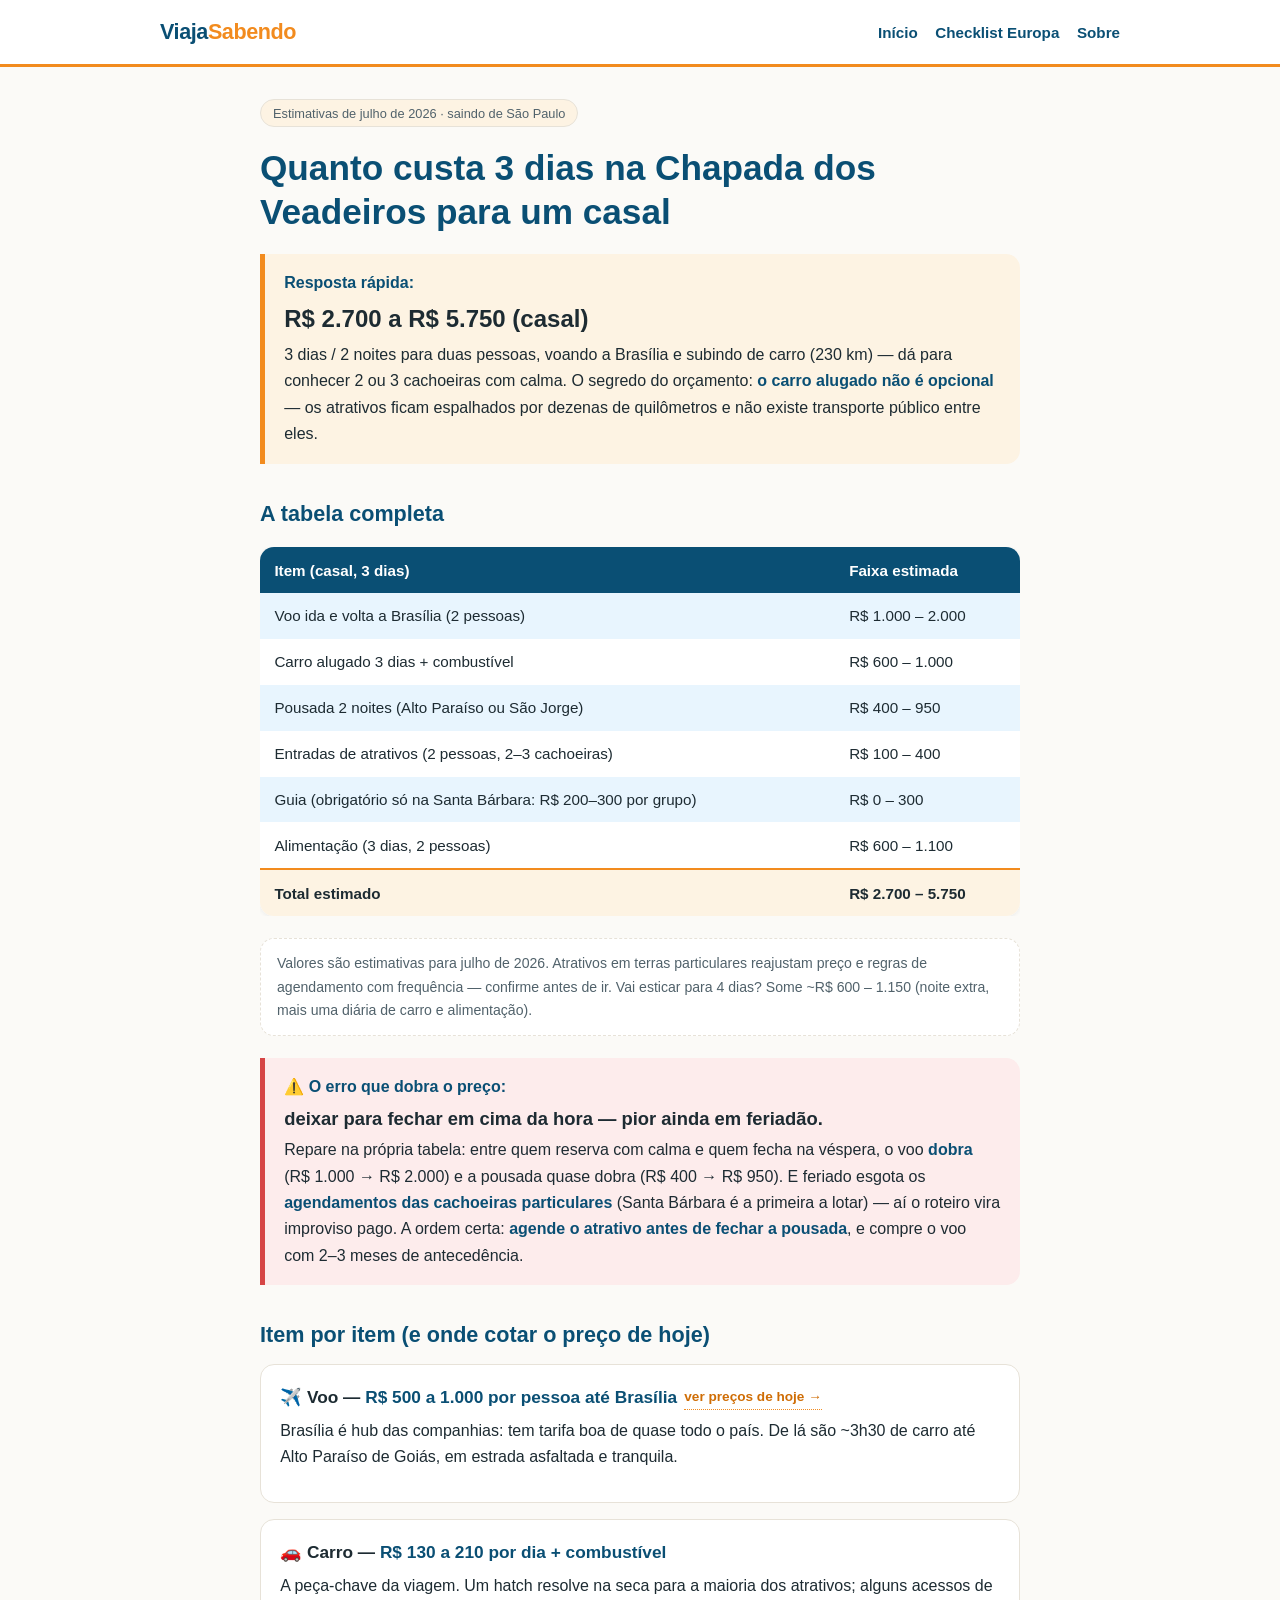
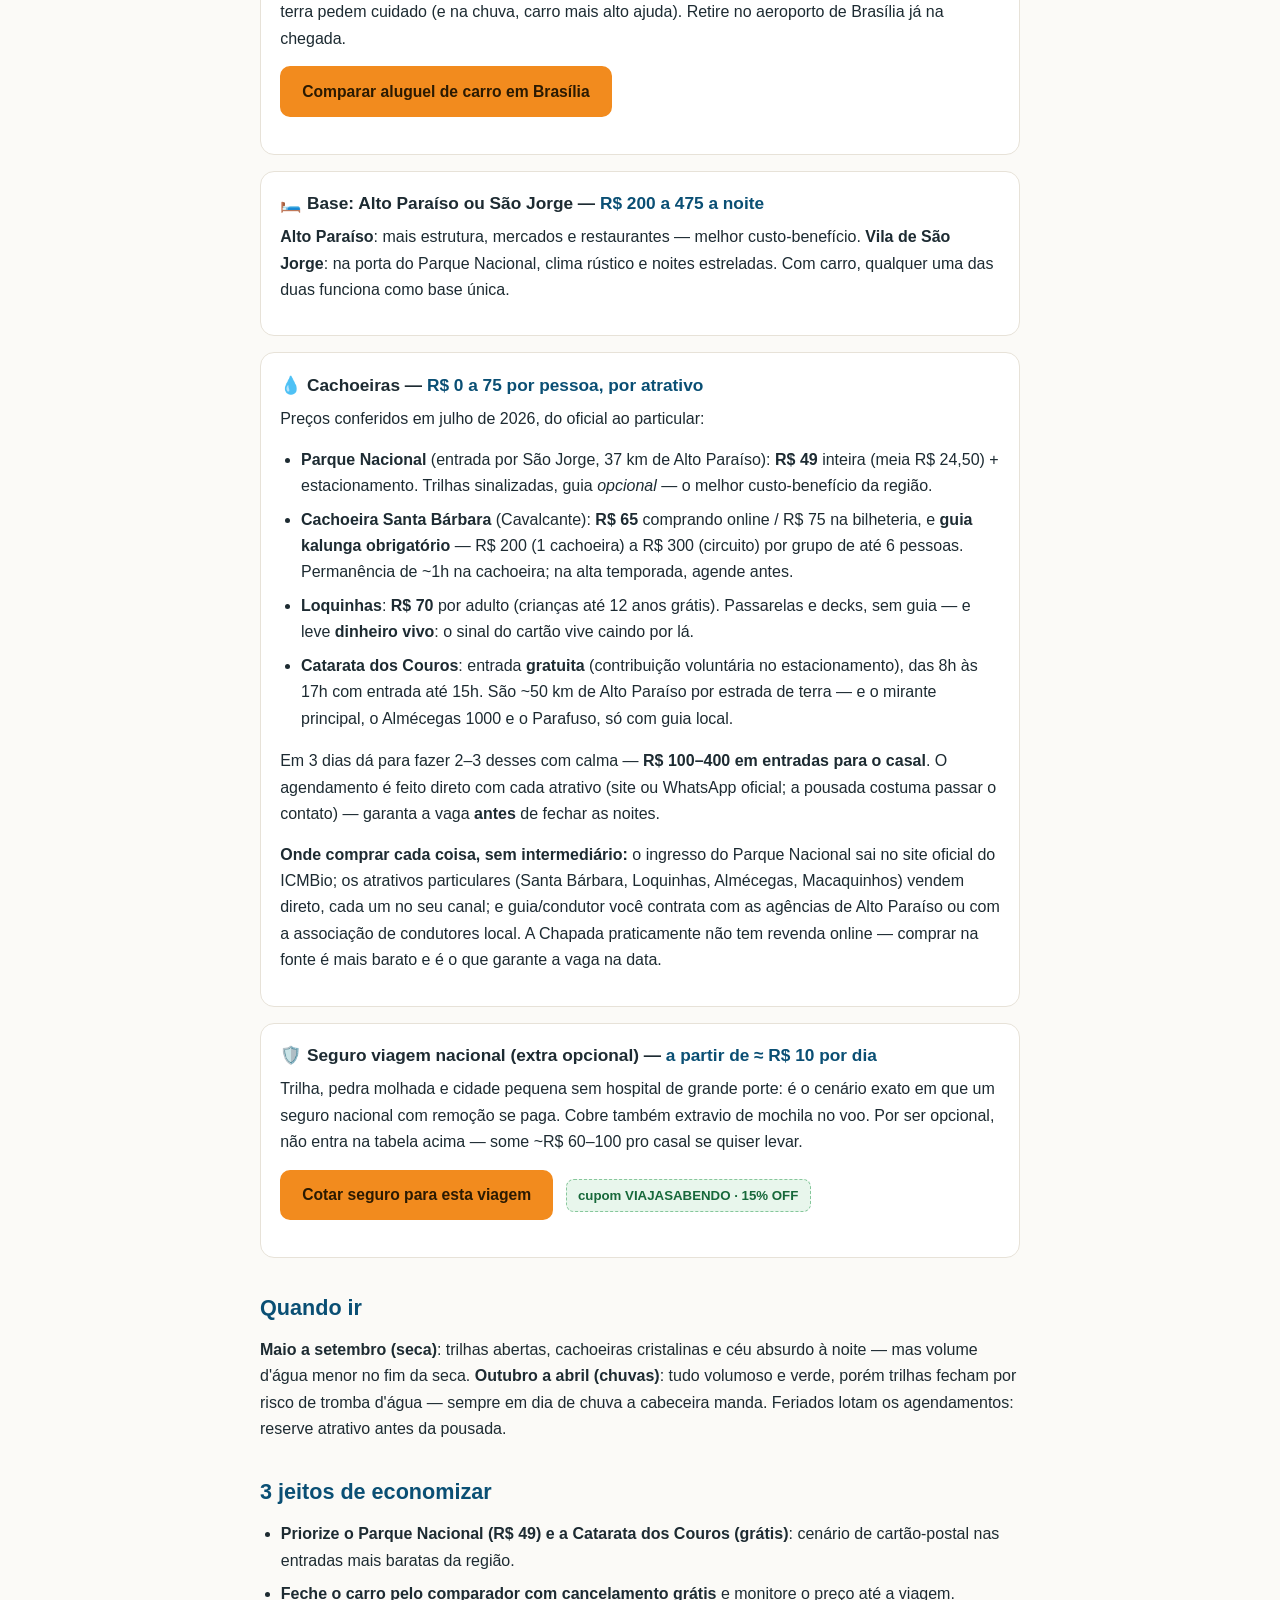
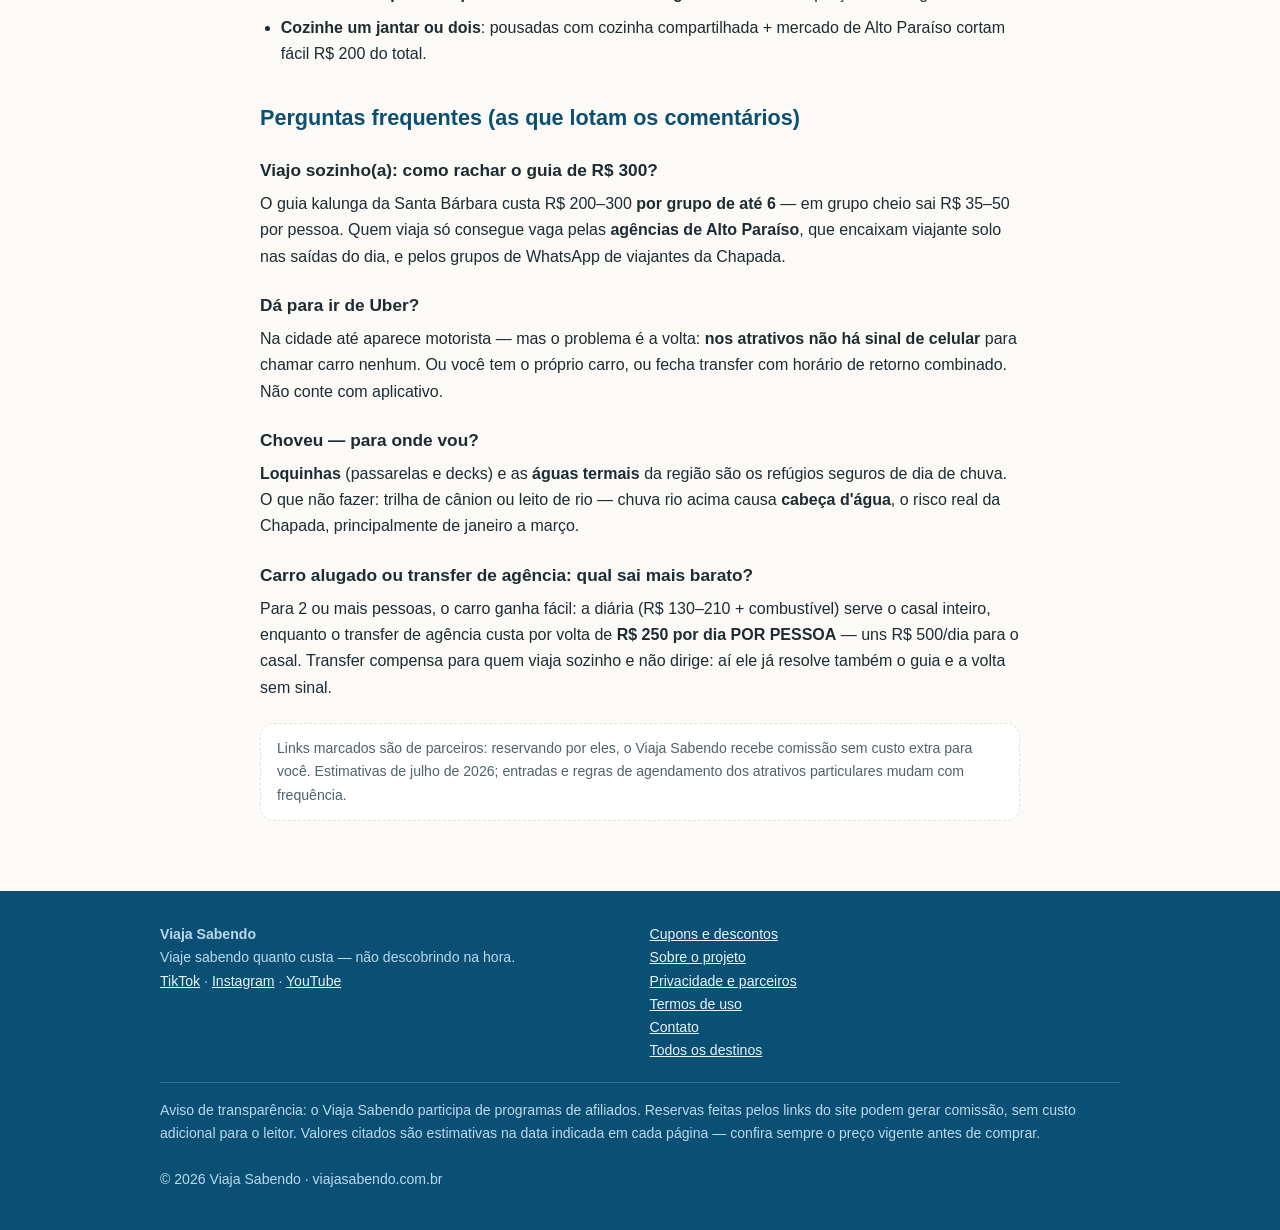
<file: destinos/chapada-dos-veadeiros/index.html>
<!DOCTYPE html>
<html lang="pt-BR">
<head>
<meta charset="utf-8">
<meta name="viewport" content="width=device-width, initial-scale=1">
<title>Quanto custa 3 dias na Chapada dos Veadeiros em 2026 (casal) | Viaja Sabendo</title>
<meta name="description" content="Orçamento real de 3 dias na Chapada dos Veadeiros para casal: voo a Brasília, carro alugado, pousada em Alto Paraíso ou São Jorge e as cachoeiras — mais o erro que dobra o preço. Estimativas de julho de 2026.">
<link rel="canonical" href="https://viajasabendo.com.br/destinos/chapada-dos-veadeiros/">
<meta property="og:title" content="Quanto custa 3 dias na Chapada dos Veadeiros — orçamento item por item">
<meta property="og:description" content="3 dias de cachoeira para duas pessoas: por que o carro é a peça-chave e o erro que dobra o preço.">
<meta property="og:type" content="article">
<meta property="og:url" content="https://viajasabendo.com.br/destinos/chapada-dos-veadeiros/">
<link rel="stylesheet" href="/css/style.css">
</head>
<body>

<header class="topo">
  <div class="topo-inner">
    <a class="logo" href="/">Viaja<span>Sabendo</span></a>
    <nav class="menu">
      <a href="/">Início</a>
      <a href="/checklist-europa/">Checklist Europa</a>
      <a href="/sobre/">Sobre</a>
    </nav>
  </div>
</header>

<main>
<article class="conteudo">
  <span class="selo">Estimativas de julho de 2026 · saindo de São Paulo</span>
  <h1 class="titulo">Quanto custa 3 dias na Chapada dos Veadeiros para um casal</h1>

  <div class="resposta">
    <strong>Resposta rápida:</strong>
    <span class="valorzao">R$ 2.700 a R$ 5.750 (casal)</span>
    3 dias / 2 noites para duas pessoas, voando a Brasília e subindo de carro (230 km) — dá para conhecer
    2 ou 3 cachoeiras com calma. O segredo do orçamento: <strong>o carro alugado não é opcional</strong> —
    os atrativos ficam espalhados por dezenas de quilômetros e não existe transporte público entre eles.
  </div>

  <h2>A tabela completa</h2>
  <div class="tabela-wrap">
    <table class="custos">
      <tr><th>Item (casal, 3 dias)</th><th>Faixa estimada</th></tr>
      <tr><td>Voo ida e volta a Brasília (2 pessoas)</td><td class="num">R$ 1.000 – 2.000</td></tr>
      <tr><td>Carro alugado 3 dias + combustível</td><td class="num">R$ 600 – 1.000</td></tr>
      <tr><td>Pousada 2 noites (Alto Paraíso ou São Jorge)</td><td class="num">R$ 400 – 950</td></tr>
      <tr><td>Entradas de atrativos (2 pessoas, 2–3 cachoeiras)</td><td class="num">R$ 100 – 400</td></tr>
      <tr><td>Guia (obrigatório só na Santa Bárbara: R$ 200–300 por grupo)</td><td class="num">R$ 0 – 300</td></tr>
      <tr><td>Alimentação (3 dias, 2 pessoas)</td><td class="num">R$ 600 – 1.100</td></tr>
      <tr class="total"><td>Total estimado</td><td class="num">R$ 2.700 – 5.750</td></tr>
    </table>
  </div>
  <p class="nota">Valores são estimativas para julho de 2026. Atrativos em terras particulares reajustam preço e regras de agendamento com frequência — confirme antes de ir. Vai esticar para 4 dias? Some ~R$ 600 – 1.150 (noite extra, mais uma diária de carro e alimentação).</p>

  <div class="resposta erro">
    <strong>⚠️ O erro que dobra o preço:</strong>
    <span class="valorzao">deixar para fechar em cima da hora — pior ainda em feriadão.</span>
    Repare na própria tabela: entre quem reserva com calma e quem fecha na véspera, o voo <strong>dobra</strong>
    (R$ 1.000 → R$ 2.000) e a pousada quase dobra (R$ 400 → R$ 950). E feriado esgota os
    <strong>agendamentos das cachoeiras particulares</strong> (Santa Bárbara é a primeira a lotar) — aí o roteiro
    vira improviso pago. A ordem certa: <strong>agende o atrativo antes de fechar a pousada</strong>, e compre o
    voo com 2–3 meses de antecedência.
  </div>

  <h2>Item por item (e onde cotar o preço de hoje)</h2>

  <div class="item-custo">
    <h3>✈️ Voo — <span class="faixa">R$ 500 a 1.000 por pessoa até Brasília</span> <a class="link-aff" data-aff="skyscanner" href="https://skyscanner.pxf.io/enjMYz" rel="noopener sponsored" target="_blank">ver preços de hoje →</a></h3>
    <p>Brasília é hub das companhias: tem tarifa boa de quase todo o país. De lá são ~3h30 de carro até Alto Paraíso de Goiás, em estrada asfaltada e tranquila.</p>
  </div>

  <div class="item-custo">
    <h3>🚗 Carro — <span class="faixa">R$ 130 a 210 por dia + combustível</span></h3>
    <p>A peça-chave da viagem. Um hatch resolve na seca para a maioria dos atrativos; alguns acessos de terra pedem cuidado (e na chuva, carro mais alto ajuda). Retire no aeroporto de Brasília já na chegada.</p>
    <p class="btn-linha"><a class="btn-aff" data-aff="rentcars" href="https://www.rentcars.com/pt-br/?requestorid=10950&amp;utm_source=viajasabendo.com.br&amp;utm_medium=afiliado-link" rel="noopener sponsored" target="_blank">Comparar aluguel de carro em Brasília</a></p>
  </div>

  <div class="item-custo">
    <h3>🛏️ Base: Alto Paraíso ou São Jorge — <span class="faixa">R$ 200 a 475 a noite</span></h3>
    <p><strong>Alto Paraíso</strong>: mais estrutura, mercados e restaurantes — melhor custo-benefício. <strong>Vila de São Jorge</strong>: na porta do Parque Nacional, clima rústico e noites estreladas. Com carro, qualquer uma das duas funciona como base única.</p>
  </div>

  <div class="item-custo">
    <h3>💧 Cachoeiras — <span class="faixa">R$ 0 a 75 por pessoa, por atrativo</span></h3>
    <p>Preços conferidos em julho de 2026, do oficial ao particular:</p>
    <ul>
      <li><strong>Parque Nacional</strong> (entrada por São Jorge, 37 km de Alto Paraíso): <strong>R$ 49</strong> inteira (meia R$ 24,50) + estacionamento. Trilhas sinalizadas, guia <em>opcional</em> — o melhor custo-benefício da região.</li>
      <li><strong>Cachoeira Santa Bárbara</strong> (Cavalcante): <strong>R$ 65</strong> comprando online / R$ 75 na bilheteria, e <strong>guia kalunga obrigatório</strong> — R$ 200 (1 cachoeira) a R$ 300 (circuito) por grupo de até 6 pessoas. Permanência de ~1h na cachoeira; na alta temporada, agende antes.</li>
      <li><strong>Loquinhas</strong>: <strong>R$ 70</strong> por adulto (crianças até 12 anos grátis). Passarelas e decks, sem guia — e leve <strong>dinheiro vivo</strong>: o sinal do cartão vive caindo por lá.</li>
      <li><strong>Catarata dos Couros</strong>: entrada <strong>gratuita</strong> (contribuição voluntária no estacionamento), das 8h às 17h com entrada até 15h. São ~50 km de Alto Paraíso por estrada de terra — e o mirante principal, o Almécegas 1000 e o Parafuso, só com guia local.</li>
    </ul>
    <p>Em 3 dias dá para fazer 2–3 desses com calma — <strong>R$ 100–400 em entradas para o casal</strong>. O agendamento é feito direto com cada atrativo (site ou WhatsApp oficial; a pousada costuma passar o contato) — garanta a vaga <strong>antes</strong> de fechar as noites.</p>
    <p><strong>Onde comprar cada coisa, sem intermediário:</strong> o ingresso do Parque Nacional sai no site oficial do ICMBio; os atrativos particulares (Santa Bárbara, Loquinhas, Almécegas, Macaquinhos) vendem direto, cada um no seu canal; e guia/condutor você contrata com as agências de Alto Paraíso ou com a associação de condutores local. A Chapada praticamente não tem revenda online — comprar na fonte é mais barato e é o que garante a vaga na data.</p>
  </div>

  <div class="item-custo">
    <h3>🛡️ Seguro viagem nacional (extra opcional) — <span class="faixa">a partir de ≈ R$ 10 por dia</span></h3>
    <p>Trilha, pedra molhada e cidade pequena sem hospital de grande porte: é o cenário exato em que um seguro nacional com remoção se paga. Cobre também extravio de mochila no voo. Por ser opcional, não entra na tabela acima — some ~R$ 60–100 pro casal se quiser levar.</p>
    <p class="btn-linha"><a class="btn-aff" data-aff="segurospromo" href="https://www.segurospromo.com.br/?utm_medium=afiliado&amp;pcrid=14823&amp;utm_source=site-blog&amp;cupom=VIAJASABENDO&amp;pcrtt=site" rel="noopener sponsored" target="_blank">Cotar seguro para esta viagem</a> <span class="selo-cupom">cupom VIAJASABENDO · 15% OFF</span></p>
  </div>

  <h2>Quando ir</h2>
  <p><strong>Maio a setembro (seca)</strong>: trilhas abertas, cachoeiras cristalinas e céu absurdo à noite — mas volume d'água menor no fim da seca. <strong>Outubro a abril (chuvas)</strong>: tudo volumoso e verde, porém trilhas fecham por risco de tromba d'água — sempre em dia de chuva a cabeceira manda. Feriados lotam os agendamentos: reserve atrativo antes da pousada.</p>

  <h2>3 jeitos de economizar</h2>
  <ul>
    <li><strong>Priorize o Parque Nacional (R$ 49) e a Catarata dos Couros (grátis)</strong>: cenário de cartão-postal nas entradas mais baratas da região.</li>
    <li><strong>Feche o carro pelo comparador com cancelamento grátis</strong> e monitore o preço até a viagem.</li>
    <li><strong>Cozinhe um jantar ou dois</strong>: pousadas com cozinha compartilhada + mercado de Alto Paraíso cortam fácil R$ 200 do total.</li>
  </ul>

  <h2>Perguntas frequentes (as que lotam os comentários)</h2>

  <h3>Viajo sozinho(a): como rachar o guia de R$ 300?</h3>
  <p>O guia kalunga da Santa Bárbara custa R$ 200–300 <strong>por grupo de até 6</strong> — em grupo cheio sai R$ 35–50 por pessoa. Quem viaja só consegue vaga pelas <strong>agências de Alto Paraíso</strong>, que encaixam viajante solo nas saídas do dia, e pelos grupos de WhatsApp de viajantes da Chapada.</p>

  <h3>Dá para ir de Uber?</h3>
  <p>Na cidade até aparece motorista — mas o problema é a volta: <strong>nos atrativos não há sinal de celular</strong> para chamar carro nenhum. Ou você tem o próprio carro, ou fecha transfer com horário de retorno combinado. Não conte com aplicativo.</p>

  <h3>Choveu — para onde vou?</h3>
  <p><strong>Loquinhas</strong> (passarelas e decks) e as <strong>águas termais</strong> da região são os refúgios seguros de dia de chuva. O que não fazer: trilha de cânion ou leito de rio — chuva rio acima causa <strong>cabeça d'água</strong>, o risco real da Chapada, principalmente de janeiro a março.</p>

  <h3>Carro alugado ou transfer de agência: qual sai mais barato?</h3>
  <p>Para 2 ou mais pessoas, o carro ganha fácil: a diária (R$ 130–210 + combustível) serve o casal inteiro, enquanto o transfer de agência custa por volta de <strong>R$ 250 por dia POR PESSOA</strong> — uns R$ 500/dia para o casal. Transfer compensa para quem viaja sozinho e não dirige: aí ele já resolve também o guia e a volta sem sinal.</p>

  <div class="nota">
    Links marcados são de parceiros: reservando por eles, o Viaja Sabendo recebe comissão sem custo extra para você. Estimativas de julho de 2026; entradas e regras de agendamento dos atrativos particulares mudam com frequência.
  </div>

  <script type="application/ld+json">
  {
    "@context": "https://schema.org",
    "@type": "FAQPage",
    "mainEntity": [
      {
        "@type": "Question",
        "name": "Viajo sozinho(a) para a Chapada dos Veadeiros: como rachar o guia de R$ 300?",
        "acceptedAnswer": { "@type": "Answer", "text": "O guia kalunga da Cachoeira Santa Bárbara custa R$ 200–300 por grupo de até 6 pessoas — em grupo cheio sai R$ 35–50 por pessoa. Quem viaja sozinho consegue vaga pelas agências de Alto Paraíso, que encaixam viajante solo nas saídas do dia, e pelos grupos de WhatsApp de viajantes da Chapada." }
      },
      {
        "@type": "Question",
        "name": "Dá para conhecer a Chapada dos Veadeiros de Uber?",
        "acceptedAnswer": { "@type": "Answer", "text": "Na cidade até aparece motorista, mas nos atrativos não há sinal de celular para chamar o carro de volta. Ou você tem o próprio carro, ou fecha transfer com horário de retorno combinado — não conte com aplicativo." }
      },
      {
        "@type": "Question",
        "name": "Choveu na Chapada dos Veadeiros — para onde ir?",
        "acceptedAnswer": { "@type": "Answer", "text": "Loquinhas (passarelas e decks) e as águas termais da região são os refúgios seguros em dia de chuva. Evite trilha de cânion ou leito de rio: chuva rio acima causa cabeça d'água, principalmente de janeiro a março." }
      },
      {
        "@type": "Question",
        "name": "Carro alugado ou transfer de agência na Chapada dos Veadeiros: qual sai mais barato?",
        "acceptedAnswer": { "@type": "Answer", "text": "Para 2 ou mais pessoas o carro alugado ganha: a diária (R$ 130–210 + combustível) serve o grupo inteiro, enquanto o transfer de agência custa cerca de R$ 250 por dia por pessoa. Transfer compensa para quem viaja sozinho e não dirige." }
      }
    ]
  }
  </script>
</article>
</main>

<footer class="rodape">
  <div class="rodape-inner">
    <div>
      <strong>Viaja Sabendo</strong><br>
      Viaje sabendo quanto custa — não descobrindo na hora.<br>
      <a href="https://www.tiktok.com/@viajasabendo" rel="noopener" target="_blank">TikTok</a> ·
      <a href="https://www.instagram.com/viajasabendo" rel="noopener" target="_blank">Instagram</a> ·
      <a href="https://www.youtube.com/@viajasabendo" rel="noopener" target="_blank">YouTube</a>
    </div>
    <div>
      <a href="/descontos/">Cupons e descontos</a><br>
      <a href="/sobre/">Sobre o projeto</a><br>
      <a href="/privacidade/">Privacidade e parceiros</a><br>
      <a href="/termos/">Termos de uso</a><br>
      <a href="/contato/">Contato</a><br>
      <a href="/">Todos os destinos</a>
    </div>
    <div class="disclosure">
      Aviso de transparência: o Viaja Sabendo participa de programas de afiliados. Reservas feitas pelos links do site podem gerar comissão, sem custo adicional para o leitor. Valores citados são estimativas na data indicada em cada página — confira sempre o preço vigente antes de comprar.<br><br>
      © 2026 Viaja Sabendo · viajasabendo.com.br
    </div>
  </div>
</footer>

<script data-goatcounter="https://viajasabendo.goatcounter.com/count" async src="https://gc.zgo.at/count.js"></script>
<script src="/js/afiliados.js" defer></script>
</body>
</html>
</file>
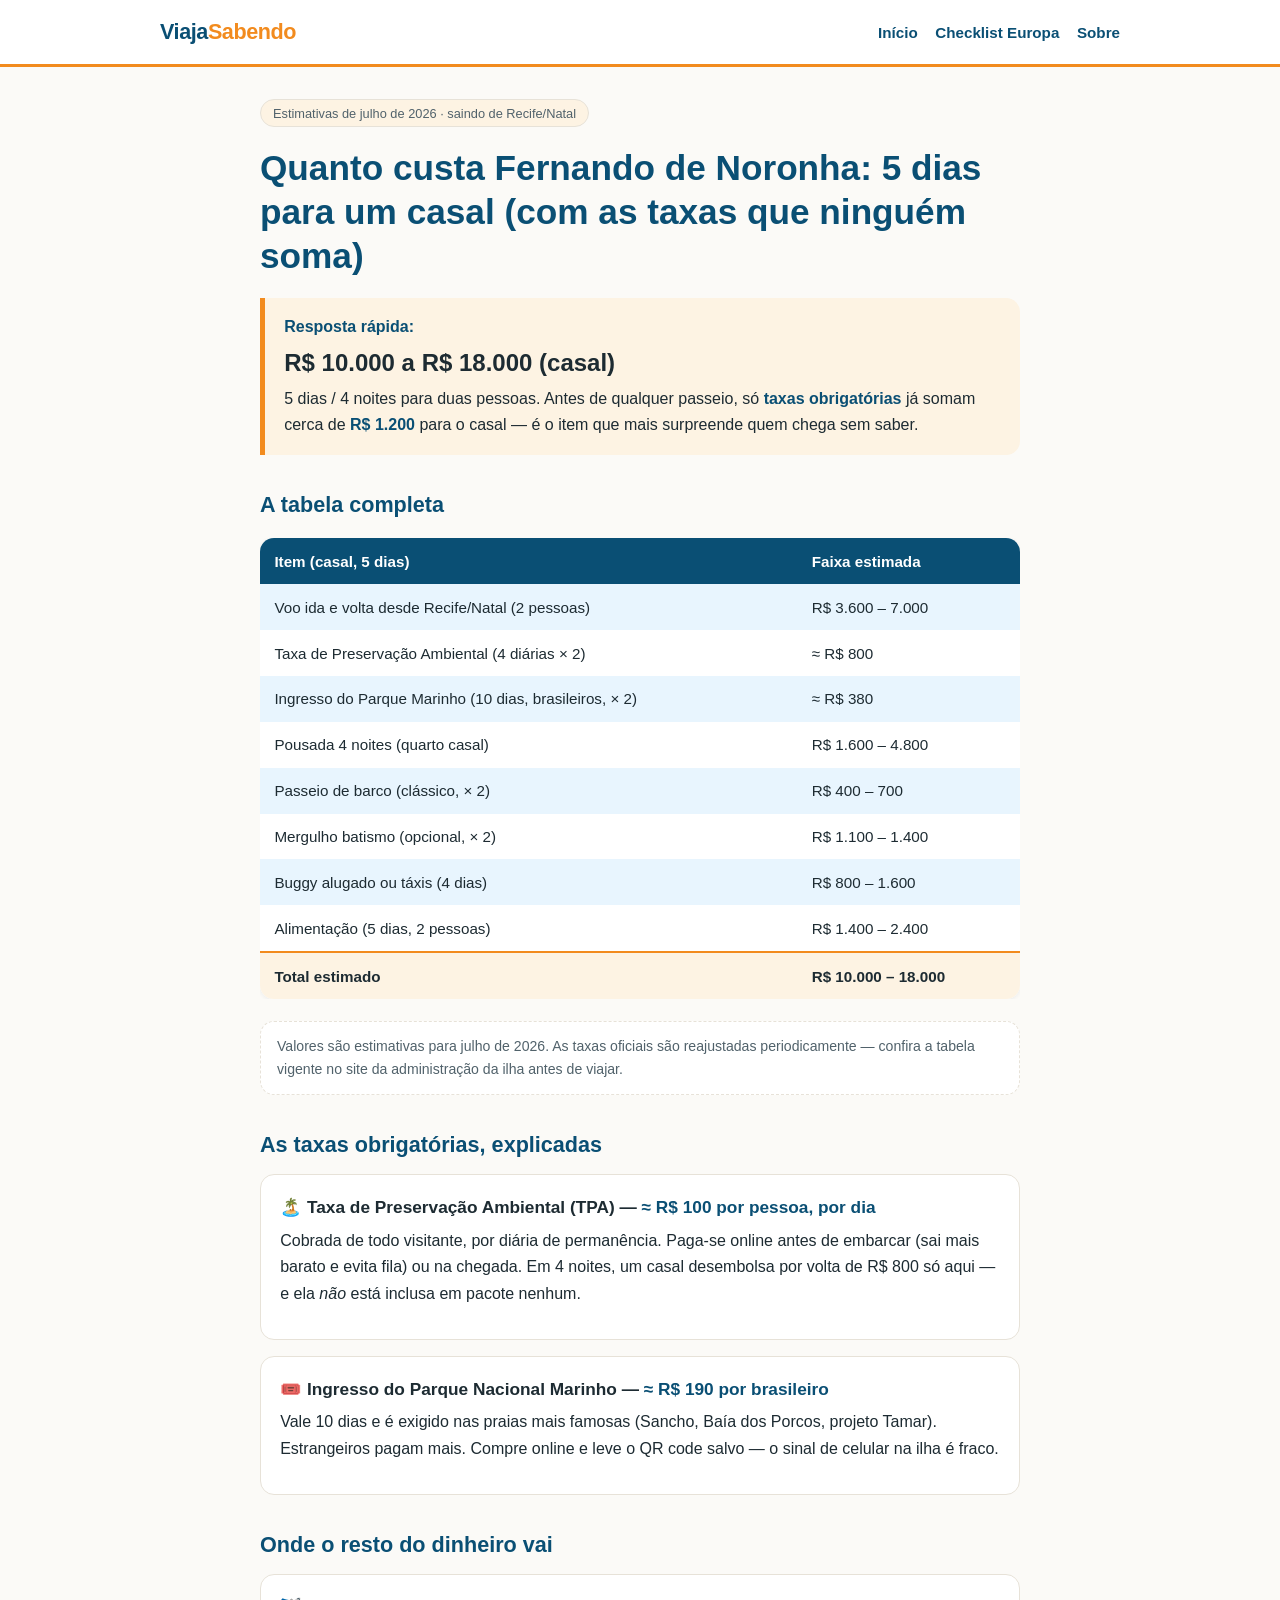
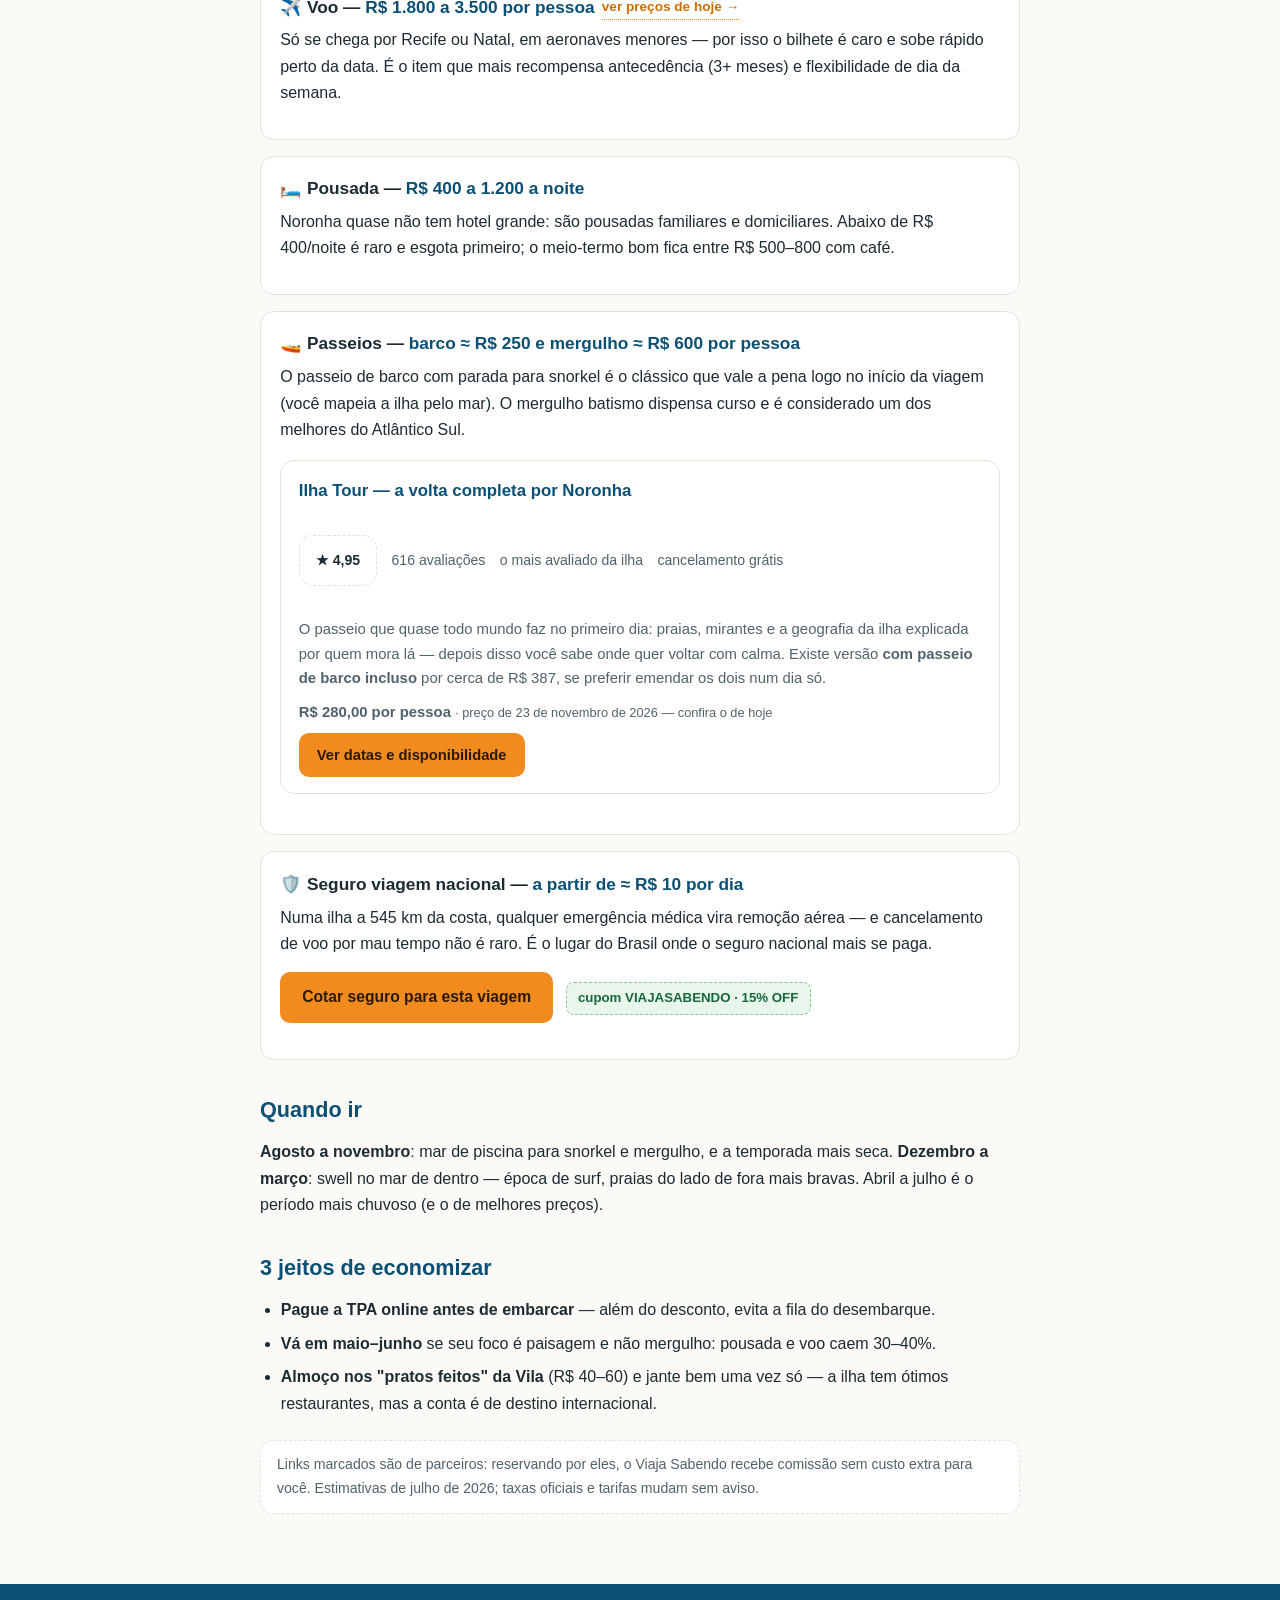
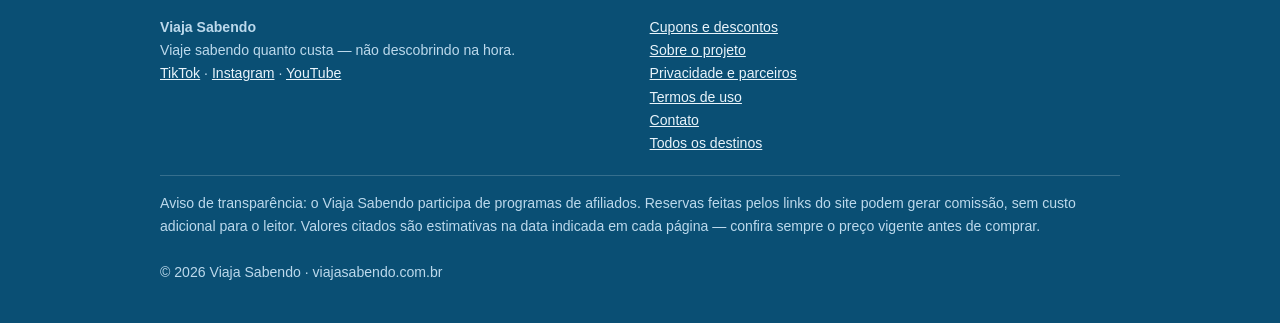
<file: destinos/fernando-de-noronha/index.html>
<!DOCTYPE html>
<html lang="pt-BR">
<head>
<meta charset="utf-8">
<meta name="viewport" content="width=device-width, initial-scale=1">
<title>Quanto custa Fernando de Noronha em 2026 (5 dias, casal) — com as taxas que ninguém soma | Viaja Sabendo</title>
<meta name="description" content="Orçamento real de Fernando de Noronha para casal: voo, pousada, taxa de preservação, ingresso do parque, passeio de barco e mergulho. Estimativas de julho de 2026.">
<link rel="canonical" href="https://viajasabendo.com.br/destinos/fernando-de-noronha/">
<meta property="og:title" content="Quanto custa Fernando de Noronha em 2026 — orçamento item por item">
<meta property="og:description" content="O destino mais caro do Brasil, sem surpresa na chegada: taxas, ingressos e onde o dinheiro vai.">
<meta property="og:type" content="article">
<meta property="og:url" content="https://viajasabendo.com.br/destinos/fernando-de-noronha/">
<link rel="stylesheet" href="/css/style.css">
</head>
<body>

<header class="topo">
  <div class="topo-inner">
    <a class="logo" href="/">Viaja<span>Sabendo</span></a>
    <nav class="menu">
      <a href="/">Início</a>
      <a href="/checklist-europa/">Checklist Europa</a>
      <a href="/sobre/">Sobre</a>
    </nav>
  </div>
</header>

<main>
<article class="conteudo">
  <span class="selo">Estimativas de julho de 2026 · saindo de Recife/Natal</span>
  <h1 class="titulo">Quanto custa Fernando de Noronha: 5 dias para um casal (com as taxas que ninguém soma)</h1>

  <div class="resposta">
    <strong>Resposta rápida:</strong>
    <span class="valorzao">R$ 10.000 a R$ 18.000 (casal)</span>
    5 dias / 4 noites para duas pessoas. Antes de qualquer passeio, só <strong>taxas obrigatórias</strong> já somam
    cerca de <strong>R$ 1.200</strong> para o casal — é o item que mais surpreende quem chega sem saber.
  </div>

  <h2>A tabela completa</h2>
  <div class="tabela-wrap">
    <table class="custos">
      <tr><th>Item (casal, 5 dias)</th><th>Faixa estimada</th></tr>
      <tr><td>Voo ida e volta desde Recife/Natal (2 pessoas)</td><td class="num">R$ 3.600 – 7.000</td></tr>
      <tr><td>Taxa de Preservação Ambiental (4 diárias × 2)</td><td class="num">≈ R$ 800</td></tr>
      <tr><td>Ingresso do Parque Marinho (10 dias, brasileiros, × 2)</td><td class="num">≈ R$ 380</td></tr>
      <tr><td>Pousada 4 noites (quarto casal)</td><td class="num">R$ 1.600 – 4.800</td></tr>
      <tr><td>Passeio de barco (clássico, × 2)</td><td class="num">R$ 400 – 700</td></tr>
      <tr><td>Mergulho batismo (opcional, × 2)</td><td class="num">R$ 1.100 – 1.400</td></tr>
      <tr><td>Buggy alugado ou táxis (4 dias)</td><td class="num">R$ 800 – 1.600</td></tr>
      <tr><td>Alimentação (5 dias, 2 pessoas)</td><td class="num">R$ 1.400 – 2.400</td></tr>
      <tr class="total"><td>Total estimado</td><td class="num">R$ 10.000 – 18.000</td></tr>
    </table>
  </div>
  <p class="nota">Valores são estimativas para julho de 2026. As taxas oficiais são reajustadas periodicamente — confira a tabela vigente no site da administração da ilha antes de viajar.</p>

  <h2>As taxas obrigatórias, explicadas</h2>

  <div class="item-custo">
    <h3>🏝️ Taxa de Preservação Ambiental (TPA) — <span class="faixa">≈ R$ 100 por pessoa, por dia</span></h3>
    <p>Cobrada de todo visitante, por diária de permanência. Paga-se online antes de embarcar (sai mais barato e evita fila) ou na chegada. Em 4 noites, um casal desembolsa por volta de R$ 800 só aqui — e ela <em>não</em> está inclusa em pacote nenhum.</p>
  </div>

  <div class="item-custo">
    <h3>🎟️ Ingresso do Parque Nacional Marinho — <span class="faixa">≈ R$ 190 por brasileiro</span></h3>
    <p>Vale 10 dias e é exigido nas praias mais famosas (Sancho, Baía dos Porcos, projeto Tamar). Estrangeiros pagam mais. Compre online e leve o QR code salvo — o sinal de celular na ilha é fraco.</p>
  </div>

  <h2>Onde o resto do dinheiro vai</h2>

  <div class="item-custo">
    <h3>✈️ Voo — <span class="faixa">R$ 1.800 a 3.500 por pessoa</span> <a class="link-aff" data-aff="skyscanner" href="https://skyscanner.pxf.io/enjMYz" rel="noopener sponsored" target="_blank">ver preços de hoje →</a></h3>
    <p>Só se chega por Recife ou Natal, em aeronaves menores — por isso o bilhete é caro e sobe rápido perto da data. É o item que mais recompensa antecedência (3+ meses) e flexibilidade de dia da semana.</p>
  </div>

  <div class="item-custo">
    <h3>🛏️ Pousada — <span class="faixa">R$ 400 a 1.200 a noite</span></h3>
    <p>Noronha quase não tem hotel grande: são pousadas familiares e domiciliares. Abaixo de R$ 400/noite é raro e esgota primeiro; o meio-termo bom fica entre R$ 500–800 com café.</p>
  </div>

  <div class="item-custo">
    <h3>🚤 Passeios — <span class="faixa">barco ≈ R$ 250 e mergulho ≈ R$ 600 por pessoa</span></h3>
    <p>O passeio de barco com parada para snorkel é o clássico que vale a pena logo no início da viagem (você mapeia a ilha pelo mar). O mergulho batismo dispensa curso e é considerado um dos melhores do Atlântico Sul.</p>
    <div class="passeios">
      <div class="passeio">
        <h4>Ilha Tour — a volta completa por Noronha</h4>
        <div class="passeio-meta">
          <span class="nota">★ 4,95</span>
          <span>616 avaliações</span>
          <span>o mais avaliado da ilha</span>
          <span>cancelamento grátis</span>
        </div>
        <p>O passeio que quase todo mundo faz no primeiro dia: praias, mirantes e a geografia da ilha explicada por quem mora lá — depois disso você sabe onde quer voltar com calma. Existe versão <strong>com passeio de barco incluso</strong> por cerca de R$ 387, se preferir emendar os dois num dia só.</p>
        <p class="passeio-preco">R$ 280,00 por pessoa <em>· preço de 23 de novembro de 2026 — confira o de hoje</em></p>
        <a class="btn-aff" data-aff="viator" href="https://www.viator.com/pt-BR/tours/Fernando-de-Noronha/Tour-Island/d29719-193195P1?mcid=42383&amp;pid=P00312237&amp;medium=api&amp;api_version=2.0" rel="noopener sponsored" target="_blank">Ver datas e disponibilidade</a>
      </div>
    </div>
  </div>

  <div class="item-custo">
    <h3>🛡️ Seguro viagem nacional — <span class="faixa">a partir de ≈ R$ 10 por dia</span></h3>
    <p>Numa ilha a 545 km da costa, qualquer emergência médica vira remoção aérea — e cancelamento de voo por mau tempo não é raro. É o lugar do Brasil onde o seguro nacional mais se paga.</p>
    <p class="btn-linha"><a class="btn-aff" data-aff="segurospromo" href="https://www.segurospromo.com.br/?utm_medium=afiliado&amp;pcrid=14823&amp;utm_source=site-blog&amp;cupom=VIAJASABENDO&amp;pcrtt=site" rel="noopener sponsored" target="_blank">Cotar seguro para esta viagem</a> <span class="selo-cupom">cupom VIAJASABENDO · 15% OFF</span></p>
  </div>

  <h2>Quando ir</h2>
  <p><strong>Agosto a novembro</strong>: mar de piscina para snorkel e mergulho, e a temporada mais seca. <strong>Dezembro a março</strong>: swell no mar de dentro — época de surf, praias do lado de fora mais bravas. Abril a julho é o período mais chuvoso (e o de melhores preços).</p>

  <h2>3 jeitos de economizar</h2>
  <ul>
    <li><strong>Pague a TPA online antes de embarcar</strong> — além do desconto, evita a fila do desembarque.</li>
    <li><strong>Vá em maio–junho</strong> se seu foco é paisagem e não mergulho: pousada e voo caem 30–40%.</li>
    <li><strong>Almoço nos "pratos feitos" da Vila</strong> (R$ 40–60) e jante bem uma vez só — a ilha tem ótimos restaurantes, mas a conta é de destino internacional.</li>
  </ul>

  <div class="nota">
    Links marcados são de parceiros: reservando por eles, o Viaja Sabendo recebe comissão sem custo extra para você. Estimativas de julho de 2026; taxas oficiais e tarifas mudam sem aviso.
  </div>
</article>
</main>

<footer class="rodape">
  <div class="rodape-inner">
    <div>
      <strong>Viaja Sabendo</strong><br>
      Viaje sabendo quanto custa — não descobrindo na hora.<br>
      <a href="https://www.tiktok.com/@viajasabendo" rel="noopener" target="_blank">TikTok</a> ·
      <a href="https://www.instagram.com/viajasabendo" rel="noopener" target="_blank">Instagram</a> ·
      <a href="https://www.youtube.com/@viajasabendo" rel="noopener" target="_blank">YouTube</a>
    </div>
    <div>
      <a href="/descontos/">Cupons e descontos</a><br>
      <a href="/sobre/">Sobre o projeto</a><br>
      <a href="/privacidade/">Privacidade e parceiros</a><br>
      <a href="/termos/">Termos de uso</a><br>
      <a href="/contato/">Contato</a><br>
      <a href="/">Todos os destinos</a>
    </div>
    <div class="disclosure">
      Aviso de transparência: o Viaja Sabendo participa de programas de afiliados. Reservas feitas pelos links do site podem gerar comissão, sem custo adicional para o leitor. Valores citados são estimativas na data indicada em cada página — confira sempre o preço vigente antes de comprar.<br><br>
      © 2026 Viaja Sabendo · viajasabendo.com.br
    </div>
  </div>
</footer>

<script data-goatcounter="https://viajasabendo.goatcounter.com/count" async src="https://gc.zgo.at/count.js"></script>
<script src="/js/afiliados.js" defer></script>
</body>
</html>
</file>
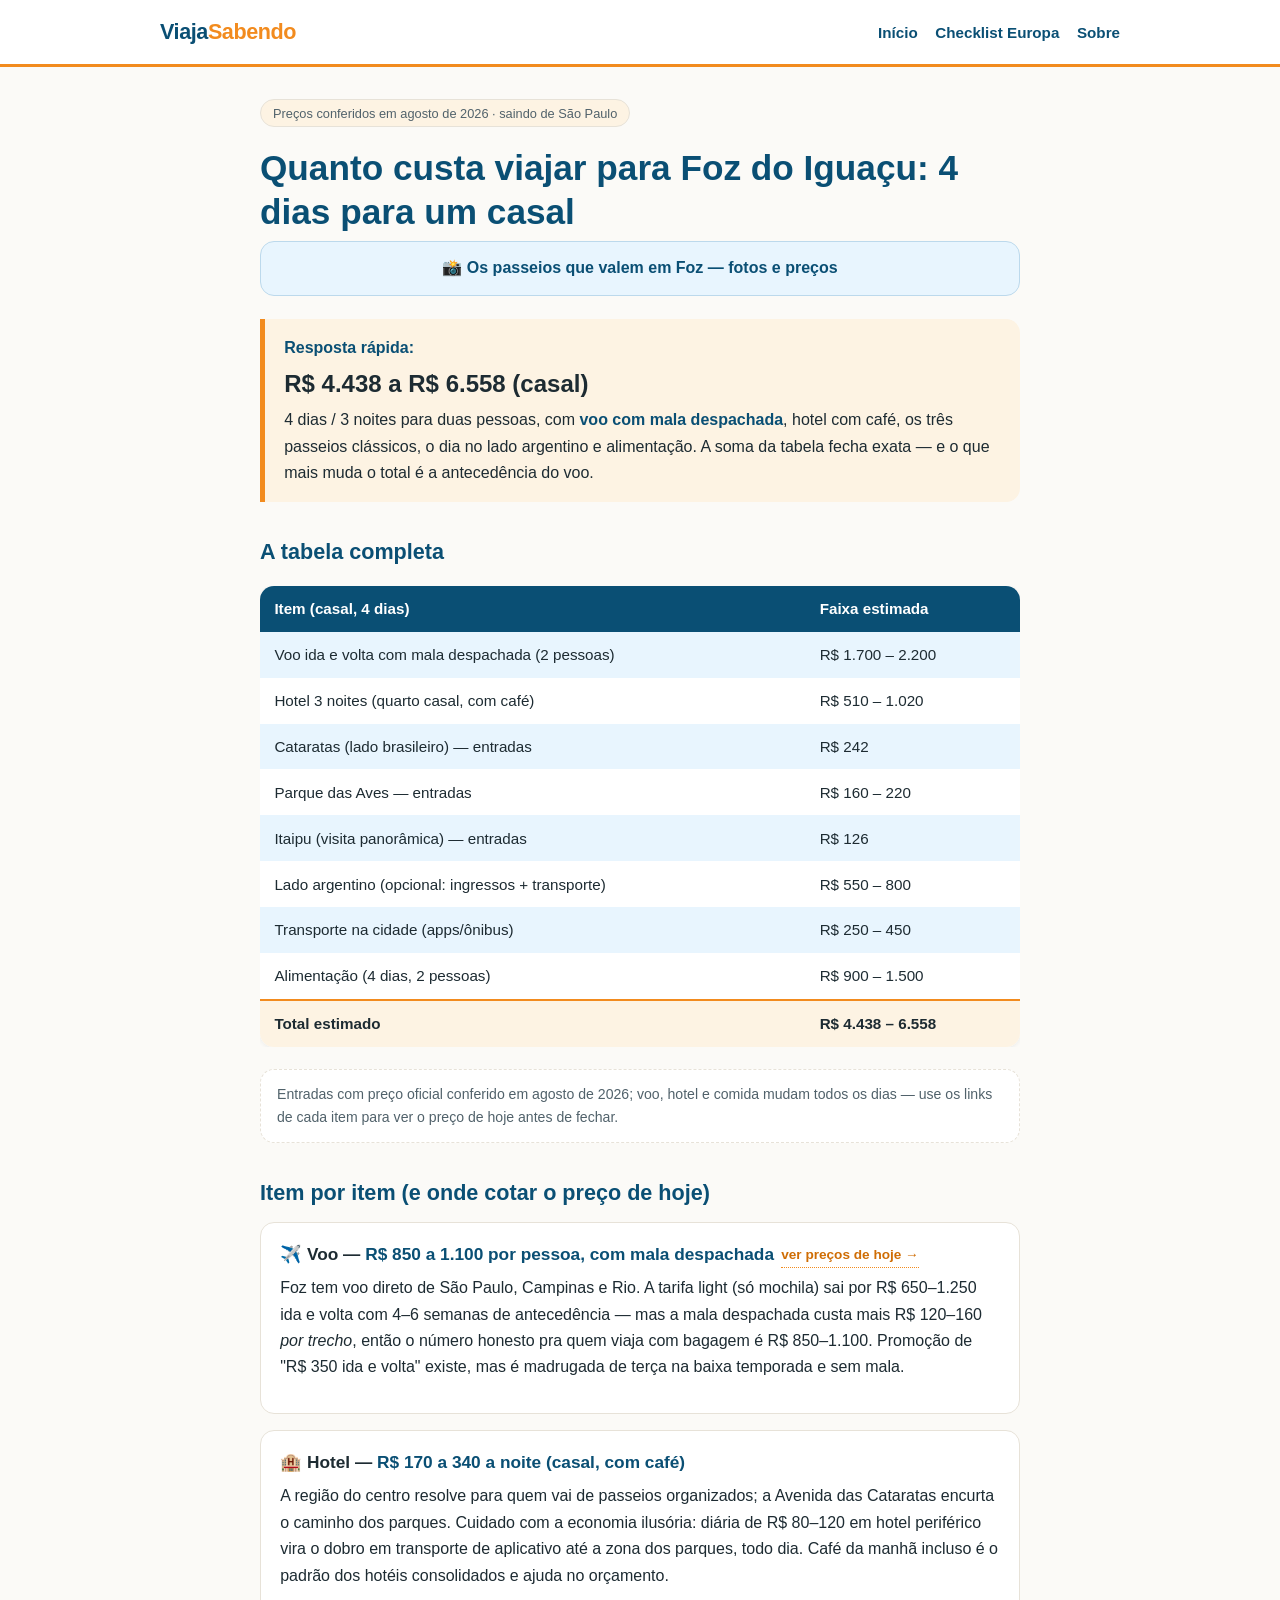
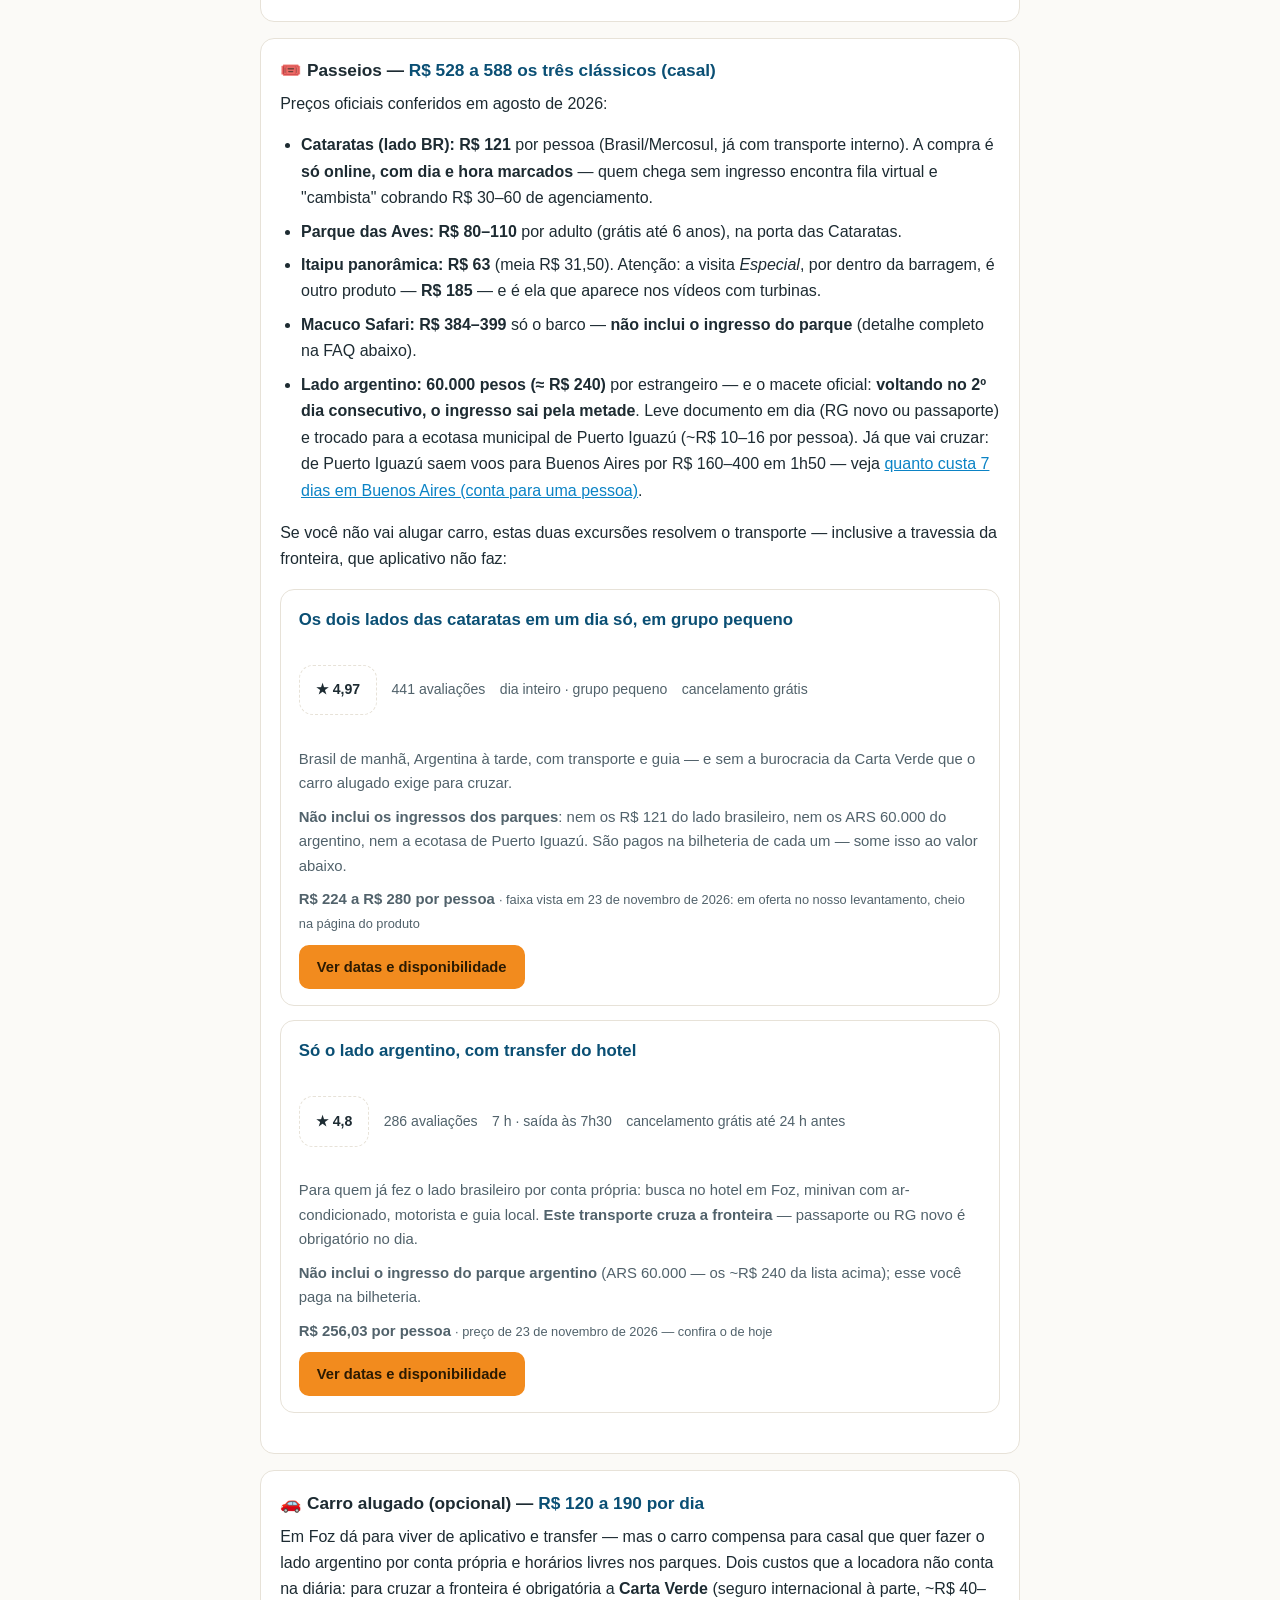
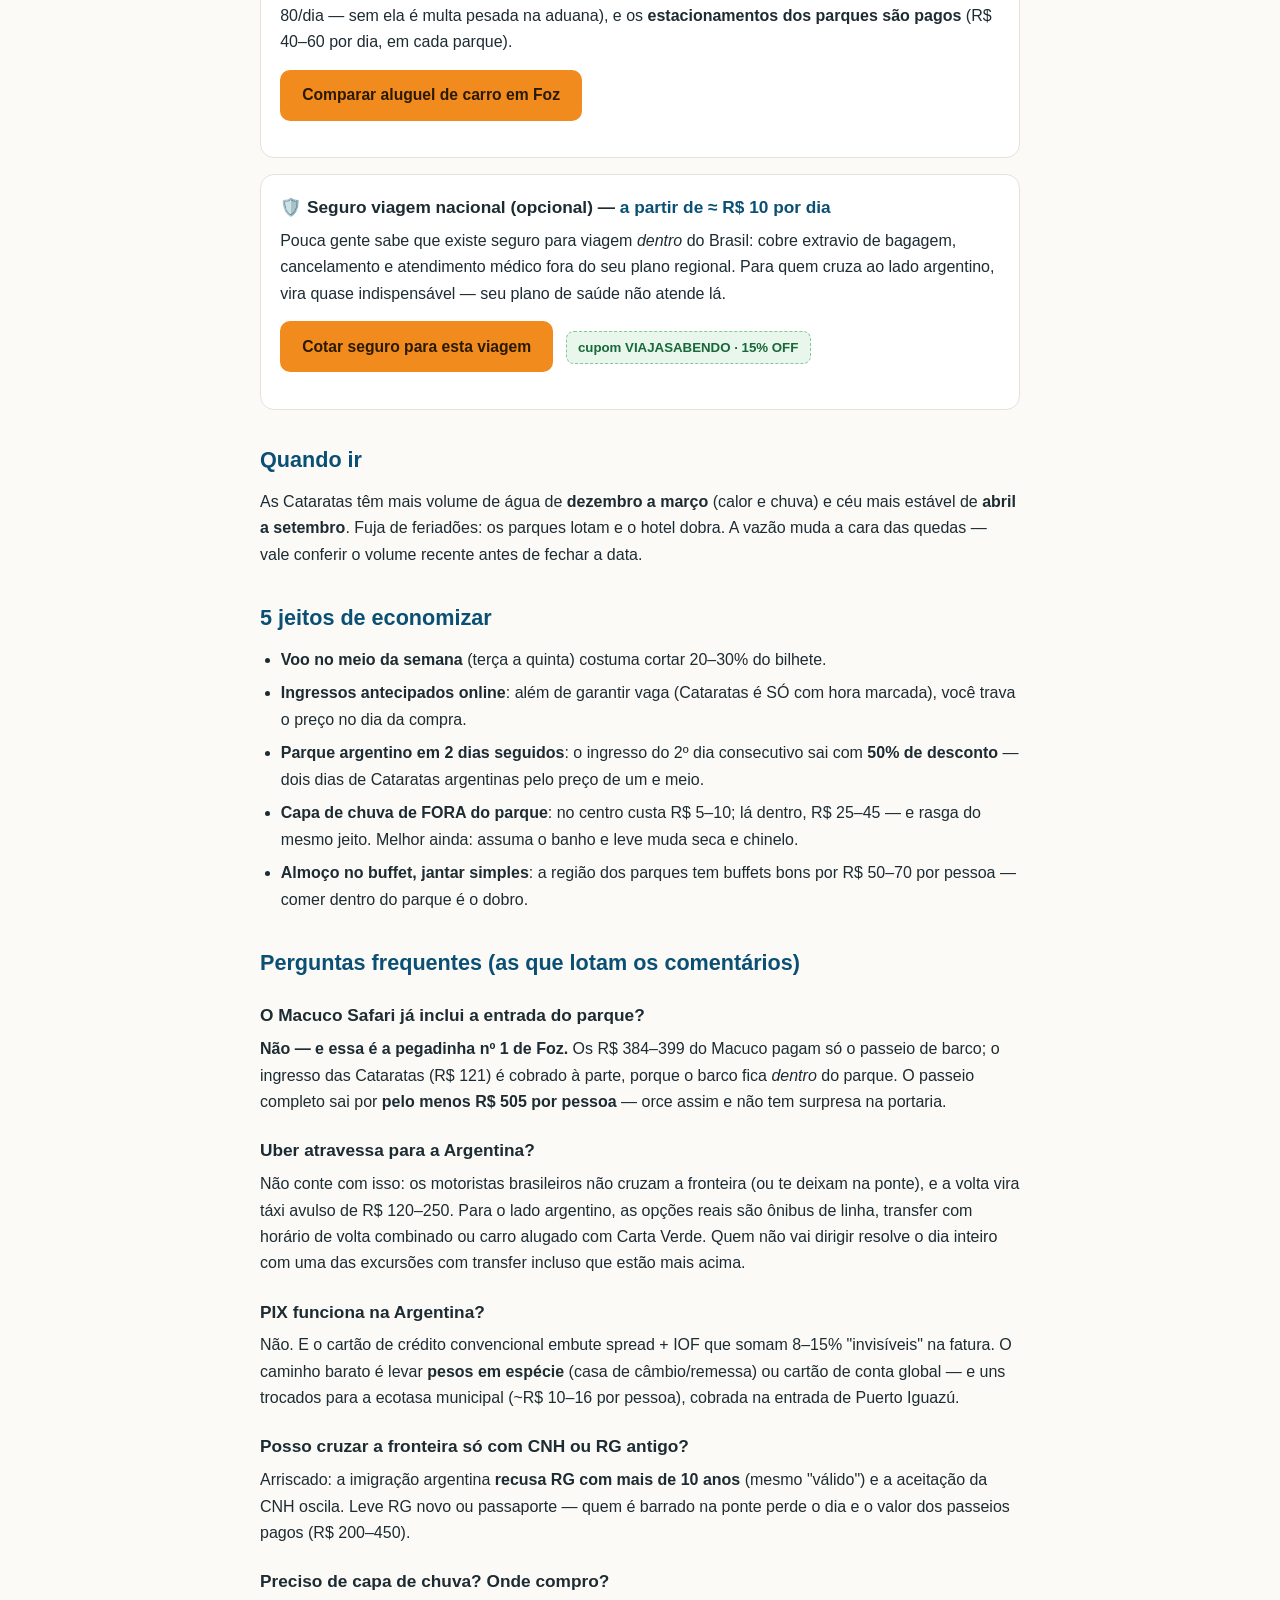
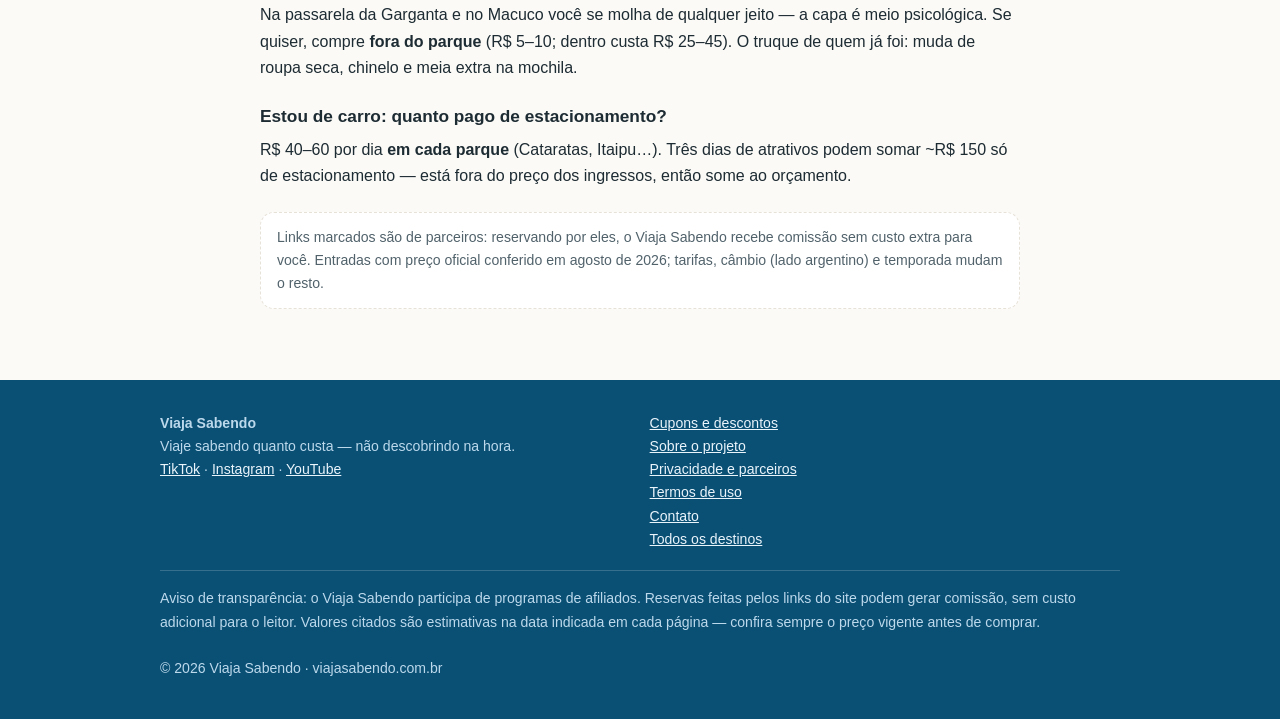
<file: destinos/foz-do-iguacu/index.html>
<!DOCTYPE html>
<html lang="pt-BR">
<head>
<meta charset="utf-8">
<meta name="viewport" content="width=device-width, initial-scale=1">
<title>Quanto custa viajar para Foz do Iguaçu em 2026 (4 dias, casal) | Viaja Sabendo</title>
<meta name="description" content="Orçamento real de Foz do Iguaçu para casal: voo com mala despachada, hotel, Cataratas, Parque das Aves, Itaipu e lado argentino. Preços conferidos em agosto de 2026.">
<link rel="canonical" href="https://viajasabendo.com.br/destinos/foz-do-iguacu/">
<meta property="og:title" content="Quanto custa Foz do Iguaçu em 2026 — orçamento item por item">
<meta property="og:description" content="4 dias em Foz para duas pessoas: o custo real, incluindo as entradas que ninguém soma.">
<meta property="og:type" content="article">
<meta property="og:url" content="https://viajasabendo.com.br/destinos/foz-do-iguacu/">
<link rel="stylesheet" href="/css/style.css">
</head>
<body>

<header class="topo">
  <div class="topo-inner">
    <a class="logo" href="/">Viaja<span>Sabendo</span></a>
    <nav class="menu">
      <a href="/">Início</a>
      <a href="/checklist-europa/">Checklist Europa</a>
      <a href="/sobre/">Sobre</a>
    </nav>
  </div>
</header>

<main>
<article class="conteudo">
  <span class="selo">Preços conferidos em agosto de 2026 · saindo de São Paulo</span>
  <h1 class="titulo">Quanto custa viajar para Foz do Iguaçu: 4 dias para um casal</h1>

  <a class="card-vitrine" href="/passeios/foz-do-iguacu/">📸 Os passeios que valem em Foz — fotos e preços</a>

  <div class="resposta">
    <strong>Resposta rápida:</strong>
    <span class="valorzao">R$ 4.438 a R$ 6.558 (casal)</span>
    4 dias / 3 noites para duas pessoas, com <strong>voo com mala despachada</strong>, hotel com café,
    os três passeios clássicos, o dia no lado argentino e alimentação. A soma da tabela fecha exata —
    e o que mais muda o total é a antecedência do voo.
  </div>

  <h2>A tabela completa</h2>
  <div class="tabela-wrap">
    <table class="custos">
      <tr><th>Item (casal, 4 dias)</th><th>Faixa estimada</th></tr>
      <tr><td>Voo ida e volta com mala despachada (2 pessoas)</td><td class="num">R$ 1.700 – 2.200</td></tr>
      <tr><td>Hotel 3 noites (quarto casal, com café)</td><td class="num">R$ 510 – 1.020</td></tr>
      <tr><td>Cataratas (lado brasileiro) — entradas</td><td class="num">R$ 242</td></tr>
      <tr><td>Parque das Aves — entradas</td><td class="num">R$ 160 – 220</td></tr>
      <tr><td>Itaipu (visita panorâmica) — entradas</td><td class="num">R$ 126</td></tr>
      <tr><td>Lado argentino (opcional: ingressos + transporte)</td><td class="num">R$ 550 – 800</td></tr>
      <tr><td>Transporte na cidade (apps/ônibus)</td><td class="num">R$ 250 – 450</td></tr>
      <tr><td>Alimentação (4 dias, 2 pessoas)</td><td class="num">R$ 900 – 1.500</td></tr>
      <tr class="total"><td>Total estimado</td><td class="num">R$ 4.438 – 6.558</td></tr>
    </table>
  </div>
  <p class="nota">Entradas com preço oficial conferido em agosto de 2026; voo, hotel e comida mudam todos os dias — use os links de cada item para ver o preço de hoje antes de fechar.</p>

  <h2>Item por item (e onde cotar o preço de hoje)</h2>

  <div class="item-custo">
    <h3>✈️ Voo — <span class="faixa">R$ 850 a 1.100 por pessoa, com mala despachada</span> <a class="link-aff" data-aff="skyscanner" href="https://skyscanner.pxf.io/enjMYz" rel="noopener sponsored" target="_blank">ver preços de hoje →</a></h3>
    <p>Foz tem voo direto de São Paulo, Campinas e Rio. A tarifa light (só mochila) sai por R$ 650–1.250 ida e volta com 4–6 semanas de antecedência — mas a mala despachada custa mais R$ 120–160 <em>por trecho</em>, então o número honesto pra quem viaja com bagagem é R$ 850–1.100. Promoção de "R$ 350 ida e volta" existe, mas é madrugada de terça na baixa temporada e sem mala.</p>
  </div>

  <div class="item-custo">
    <h3>🏨 Hotel — <span class="faixa">R$ 170 a 340 a noite (casal, com café)</span></h3>
    <p>A região do centro resolve para quem vai de passeios organizados; a Avenida das Cataratas encurta o caminho dos parques. Cuidado com a economia ilusória: diária de R$ 80–120 em hotel periférico vira o dobro em transporte de aplicativo até a zona dos parques, todo dia. Café da manhã incluso é o padrão dos hotéis consolidados e ajuda no orçamento.</p>
  </div>

  <div class="item-custo">
    <h3>🎟️ Passeios — <span class="faixa">R$ 528 a 588 os três clássicos (casal)</span></h3>
    <p>Preços oficiais conferidos em agosto de 2026:</p>
    <ul>
      <li><strong>Cataratas (lado BR): R$ 121</strong> por pessoa (Brasil/Mercosul, já com transporte interno). A compra é <strong>só online, com dia e hora marcados</strong> — quem chega sem ingresso encontra fila virtual e "cambista" cobrando R$ 30–60 de agenciamento.</li>
      <li><strong>Parque das Aves: R$ 80–110</strong> por adulto (grátis até 6 anos), na porta das Cataratas.</li>
      <li><strong>Itaipu panorâmica: R$ 63</strong> (meia R$ 31,50). Atenção: a visita <em>Especial</em>, por dentro da barragem, é outro produto — <strong>R$ 185</strong> — e é ela que aparece nos vídeos com turbinas.</li>
      <li><strong>Macuco Safari: R$ 384–399</strong> só o barco — <strong>não inclui o ingresso do parque</strong> (detalhe completo na FAQ abaixo).</li>
      <li><strong>Lado argentino: 60.000 pesos (≈ R$ 240)</strong> por estrangeiro — e o macete oficial: <strong>voltando no 2º dia consecutivo, o ingresso sai pela metade</strong>. Leve documento em dia (RG novo ou passaporte) e trocado para a ecotasa municipal de Puerto Iguazú (~R$ 10–16 por pessoa). Já que vai cruzar: de Puerto Iguazú saem voos para Buenos Aires por R$ 160–400 em 1h50 — veja <a href="/destinos/buenos-aires/">quanto custa 7 dias em Buenos Aires (conta para uma pessoa)</a>.</li>
    </ul>
    <p>Se você não vai alugar carro, estas duas excursões resolvem o transporte — inclusive a travessia da fronteira, que aplicativo não faz:</p>
    <div class="passeios">
      <div class="passeio">
        <h4>Os dois lados das cataratas em um dia só, em grupo pequeno</h4>
        <div class="passeio-meta">
          <span class="nota">★ 4,97</span>
          <span>441 avaliações</span>
          <span>dia inteiro · grupo pequeno</span>
          <span>cancelamento grátis</span>
        </div>
        <p>Brasil de manhã, Argentina à tarde, com transporte e guia — e sem a burocracia da Carta Verde que o carro alugado exige para cruzar.</p>
        <p><strong>Não inclui os ingressos dos parques</strong>: nem os R$ 121 do lado brasileiro, nem os ARS 60.000 do argentino, nem a ecotasa de Puerto Iguazú. São pagos na bilheteria de cada um — some isso ao valor abaixo.</p>
        <p class="passeio-preco">R$ 224 a R$ 280 por pessoa <em>· faixa vista em 23 de novembro de 2026: em oferta no nosso levantamento, cheio na página do produto</em></p>
        <a class="btn-aff" data-aff="viator" href="https://www.viator.com/pt-BR/tours/Foz-do-Iguacu/1-Day-Niagara-Falls-Both-Sides-Brazil-and-ARG/d970-384147P6?mcid=42383&amp;pid=P00312237&amp;medium=api&amp;api_version=2.0" rel="noopener sponsored" target="_blank">Ver datas e disponibilidade</a>
      </div>

      <div class="passeio">
        <h4>Só o lado argentino, com transfer do hotel</h4>
        <div class="passeio-meta">
          <span class="nota">★ 4,8</span>
          <span>286 avaliações</span>
          <span>7 h · saída às 7h30</span>
          <span>cancelamento grátis até 24 h antes</span>
        </div>
        <p>Para quem já fez o lado brasileiro por conta própria: busca no hotel em Foz, minivan com ar-condicionado, motorista e guia local. <strong>Este transporte cruza a fronteira</strong> — passaporte ou RG novo é obrigatório no dia.</p>
        <p><strong>Não inclui o ingresso do parque argentino</strong> (ARS 60.000 — os ~R$ 240 da lista acima); esse você paga na bilheteria.</p>
        <p class="passeio-preco">R$ 256,03 por pessoa <em>· preço de 23 de novembro de 2026 — confira o de hoje</em></p>
        <a class="btn-aff" data-aff="viator" href="https://www.viator.com/pt-BR/tours/Foz-do-Iguacu/Tour-to-Iguassu-Falls-Argentinean-Side/d970-7558P4?mcid=42383&amp;pid=P00312237&amp;medium=api&amp;api_version=2.0" rel="noopener sponsored" target="_blank">Ver datas e disponibilidade</a>
      </div>
    </div>
  </div>

  <div class="item-custo">
    <h3>🚗 Carro alugado (opcional) — <span class="faixa">R$ 120 a 190 por dia</span></h3>
    <p>Em Foz dá para viver de aplicativo e transfer — mas o carro compensa para casal que quer fazer o lado argentino por conta própria e horários livres nos parques. Dois custos que a locadora não conta na diária: para cruzar a fronteira é obrigatória a <strong>Carta Verde</strong> (seguro internacional à parte, ~R$ 40–80/dia — sem ela é multa pesada na aduana), e os <strong>estacionamentos dos parques são pagos</strong> (R$ 40–60 por dia, em cada parque).</p>
    <p class="btn-linha"><a class="btn-aff" data-aff="rentcars" href="https://www.rentcars.com/pt-br/?requestorid=10950&amp;utm_source=viajasabendo.com.br&amp;utm_medium=afiliado-link" rel="noopener sponsored" target="_blank">Comparar aluguel de carro em Foz</a></p>
  </div>

  <div class="item-custo">
    <h3>🛡️ Seguro viagem nacional (opcional) — <span class="faixa">a partir de ≈ R$ 10 por dia</span></h3>
    <p>Pouca gente sabe que existe seguro para viagem <em>dentro</em> do Brasil: cobre extravio de bagagem, cancelamento e atendimento médico fora do seu plano regional. Para quem cruza ao lado argentino, vira quase indispensável — seu plano de saúde não atende lá.</p>
    <p class="btn-linha"><a class="btn-aff" data-aff="segurospromo" href="https://www.segurospromo.com.br/?utm_medium=afiliado&amp;pcrid=14823&amp;utm_source=site-blog&amp;cupom=VIAJASABENDO&amp;pcrtt=site" rel="noopener sponsored" target="_blank">Cotar seguro para esta viagem</a> <span class="selo-cupom">cupom VIAJASABENDO · 15% OFF</span></p>
  </div>

  <h2>Quando ir</h2>
  <p>As Cataratas têm mais volume de água de <strong>dezembro a março</strong> (calor e chuva) e céu mais estável de <strong>abril a setembro</strong>. Fuja de feriadões: os parques lotam e o hotel dobra. A vazão muda a cara das quedas — vale conferir o volume recente antes de fechar a data.</p>

  <h2>5 jeitos de economizar</h2>
  <ul>
    <li><strong>Voo no meio da semana</strong> (terça a quinta) costuma cortar 20–30% do bilhete.</li>
    <li><strong>Ingressos antecipados online</strong>: além de garantir vaga (Cataratas é SÓ com hora marcada), você trava o preço no dia da compra.</li>
    <li><strong>Parque argentino em 2 dias seguidos</strong>: o ingresso do 2º dia consecutivo sai com <strong>50% de desconto</strong> — dois dias de Cataratas argentinas pelo preço de um e meio.</li>
    <li><strong>Capa de chuva de FORA do parque</strong>: no centro custa R$ 5–10; lá dentro, R$ 25–45 — e rasga do mesmo jeito. Melhor ainda: assuma o banho e leve muda seca e chinelo.</li>
    <li><strong>Almoço no buffet, jantar simples</strong>: a região dos parques tem buffets bons por R$ 50–70 por pessoa — comer dentro do parque é o dobro.</li>
  </ul>

  <h2>Perguntas frequentes (as que lotam os comentários)</h2>

  <h3>O Macuco Safari já inclui a entrada do parque?</h3>
  <p><strong>Não — e essa é a pegadinha nº 1 de Foz.</strong> Os R$ 384–399 do Macuco pagam só o passeio de barco; o ingresso das Cataratas (R$ 121) é cobrado à parte, porque o barco fica <em>dentro</em> do parque. O passeio completo sai por <strong>pelo menos R$ 505 por pessoa</strong> — orce assim e não tem surpresa na portaria.</p>

  <h3>Uber atravessa para a Argentina?</h3>
  <p>Não conte com isso: os motoristas brasileiros não cruzam a fronteira (ou te deixam na ponte), e a volta vira táxi avulso de R$ 120–250. Para o lado argentino, as opções reais são ônibus de linha, transfer com horário de volta combinado ou carro alugado com Carta Verde. Quem não vai dirigir resolve o dia inteiro com uma das excursões com transfer incluso que estão mais acima.</p>

  <h3>PIX funciona na Argentina?</h3>
  <p>Não. E o cartão de crédito convencional embute spread + IOF que somam 8–15% "invisíveis" na fatura. O caminho barato é levar <strong>pesos em espécie</strong> (casa de câmbio/remessa) ou cartão de conta global — e uns trocados para a ecotasa municipal (~R$ 10–16 por pessoa), cobrada na entrada de Puerto Iguazú.</p>

  <h3>Posso cruzar a fronteira só com CNH ou RG antigo?</h3>
  <p>Arriscado: a imigração argentina <strong>recusa RG com mais de 10 anos</strong> (mesmo "válido") e a aceitação da CNH oscila. Leve RG novo ou passaporte — quem é barrado na ponte perde o dia e o valor dos passeios pagos (R$ 200–450).</p>

  <h3>Preciso de capa de chuva? Onde compro?</h3>
  <p>Na passarela da Garganta e no Macuco você se molha de qualquer jeito — a capa é meio psicológica. Se quiser, compre <strong>fora do parque</strong> (R$ 5–10; dentro custa R$ 25–45). O truque de quem já foi: muda de roupa seca, chinelo e meia extra na mochila.</p>

  <h3>Estou de carro: quanto pago de estacionamento?</h3>
  <p>R$ 40–60 por dia <strong>em cada parque</strong> (Cataratas, Itaipu…). Três dias de atrativos podem somar ~R$ 150 só de estacionamento — está fora do preço dos ingressos, então some ao orçamento.</p>

  <div class="nota">
    Links marcados são de parceiros: reservando por eles, o Viaja Sabendo recebe comissão sem custo extra para você. Entradas com preço oficial conferido em agosto de 2026; tarifas, câmbio (lado argentino) e temporada mudam o resto.
  </div>

  <script type="application/ld+json">
  {
    "@context": "https://schema.org",
    "@type": "FAQPage",
    "mainEntity": [
      {
        "@type": "Question",
        "name": "O Macuco Safari já inclui a entrada do Parque Nacional do Iguaçu?",
        "acceptedAnswer": { "@type": "Answer", "text": "Não. Os R$ 384–399 do Macuco Safari pagam só o passeio de barco; o ingresso das Cataratas (R$ 121) é cobrado à parte, porque o barco fica dentro do parque. O passeio completo sai por pelo menos R$ 505 por pessoa." }
      },
      {
        "@type": "Question",
        "name": "Uber atravessa de Foz do Iguaçu para a Argentina?",
        "acceptedAnswer": { "@type": "Answer", "text": "Não conte com isso: motoristas brasileiros não cruzam a fronteira ou deixam o passageiro na ponte, e a volta vira táxi avulso de R$ 120–250. As opções reais são ônibus de linha, transfer com horário combinado ou carro alugado com Carta Verde." }
      },
      {
        "@type": "Question",
        "name": "PIX funciona na Argentina (Puerto Iguazú)?",
        "acceptedAnswer": { "@type": "Answer", "text": "Não. Cartão de crédito convencional embute spread e IOF que somam 8–15% na fatura. O caminho barato é levar pesos em espécie ou usar cartão de conta global, com trocado para a ecotasa municipal (~R$ 10–16 por pessoa)." }
      },
      {
        "@type": "Question",
        "name": "Posso cruzar para a Argentina só com CNH ou RG antigo?",
        "acceptedAnswer": { "@type": "Answer", "text": "Arriscado: a imigração argentina recusa RG com mais de 10 anos de emissão e a aceitação da CNH oscila. Leve RG novo ou passaporte — quem é barrado perde o dia e o valor dos passeios pagos." }
      },
      {
        "@type": "Question",
        "name": "Preciso de capa de chuva nas Cataratas? Onde comprar?",
        "acceptedAnswer": { "@type": "Answer", "text": "Você se molha de qualquer jeito na Garganta do Diabo e no Macuco. Se quiser capa, compre fora do parque (R$ 5–10; dentro custa R$ 25–45). Leve muda de roupa seca, chinelo e meia extra." }
      },
      {
        "@type": "Question",
        "name": "Quanto custa o estacionamento nos parques de Foz do Iguaçu?",
        "acceptedAnswer": { "@type": "Answer", "text": "R$ 40–60 por dia em cada parque (Cataratas, Itaipu). Três dias de atrativos podem somar cerca de R$ 150 só de estacionamento, fora do preço dos ingressos." }
      }
    ]
  }
  </script>
</article>
</main>

<footer class="rodape">
  <div class="rodape-inner">
    <div>
      <strong>Viaja Sabendo</strong><br>
      Viaje sabendo quanto custa — não descobrindo na hora.<br>
      <a href="https://www.tiktok.com/@viajasabendo" rel="noopener" target="_blank">TikTok</a> ·
      <a href="https://www.instagram.com/viajasabendo" rel="noopener" target="_blank">Instagram</a> ·
      <a href="https://www.youtube.com/@viajasabendo" rel="noopener" target="_blank">YouTube</a>
    </div>
    <div>
      <a href="/descontos/">Cupons e descontos</a><br>
      <a href="/sobre/">Sobre o projeto</a><br>
      <a href="/privacidade/">Privacidade e parceiros</a><br>
      <a href="/termos/">Termos de uso</a><br>
      <a href="/contato/">Contato</a><br>
      <a href="/">Todos os destinos</a>
    </div>
    <div class="disclosure">
      Aviso de transparência: o Viaja Sabendo participa de programas de afiliados. Reservas feitas pelos links do site podem gerar comissão, sem custo adicional para o leitor. Valores citados são estimativas na data indicada em cada página — confira sempre o preço vigente antes de comprar.<br><br>
      © 2026 Viaja Sabendo · viajasabendo.com.br
    </div>
  </div>
</footer>

<script data-goatcounter="https://viajasabendo.goatcounter.com/count" async src="https://gc.zgo.at/count.js"></script>
<script src="/js/afiliados.js" defer></script>
</body>
</html>
</file>
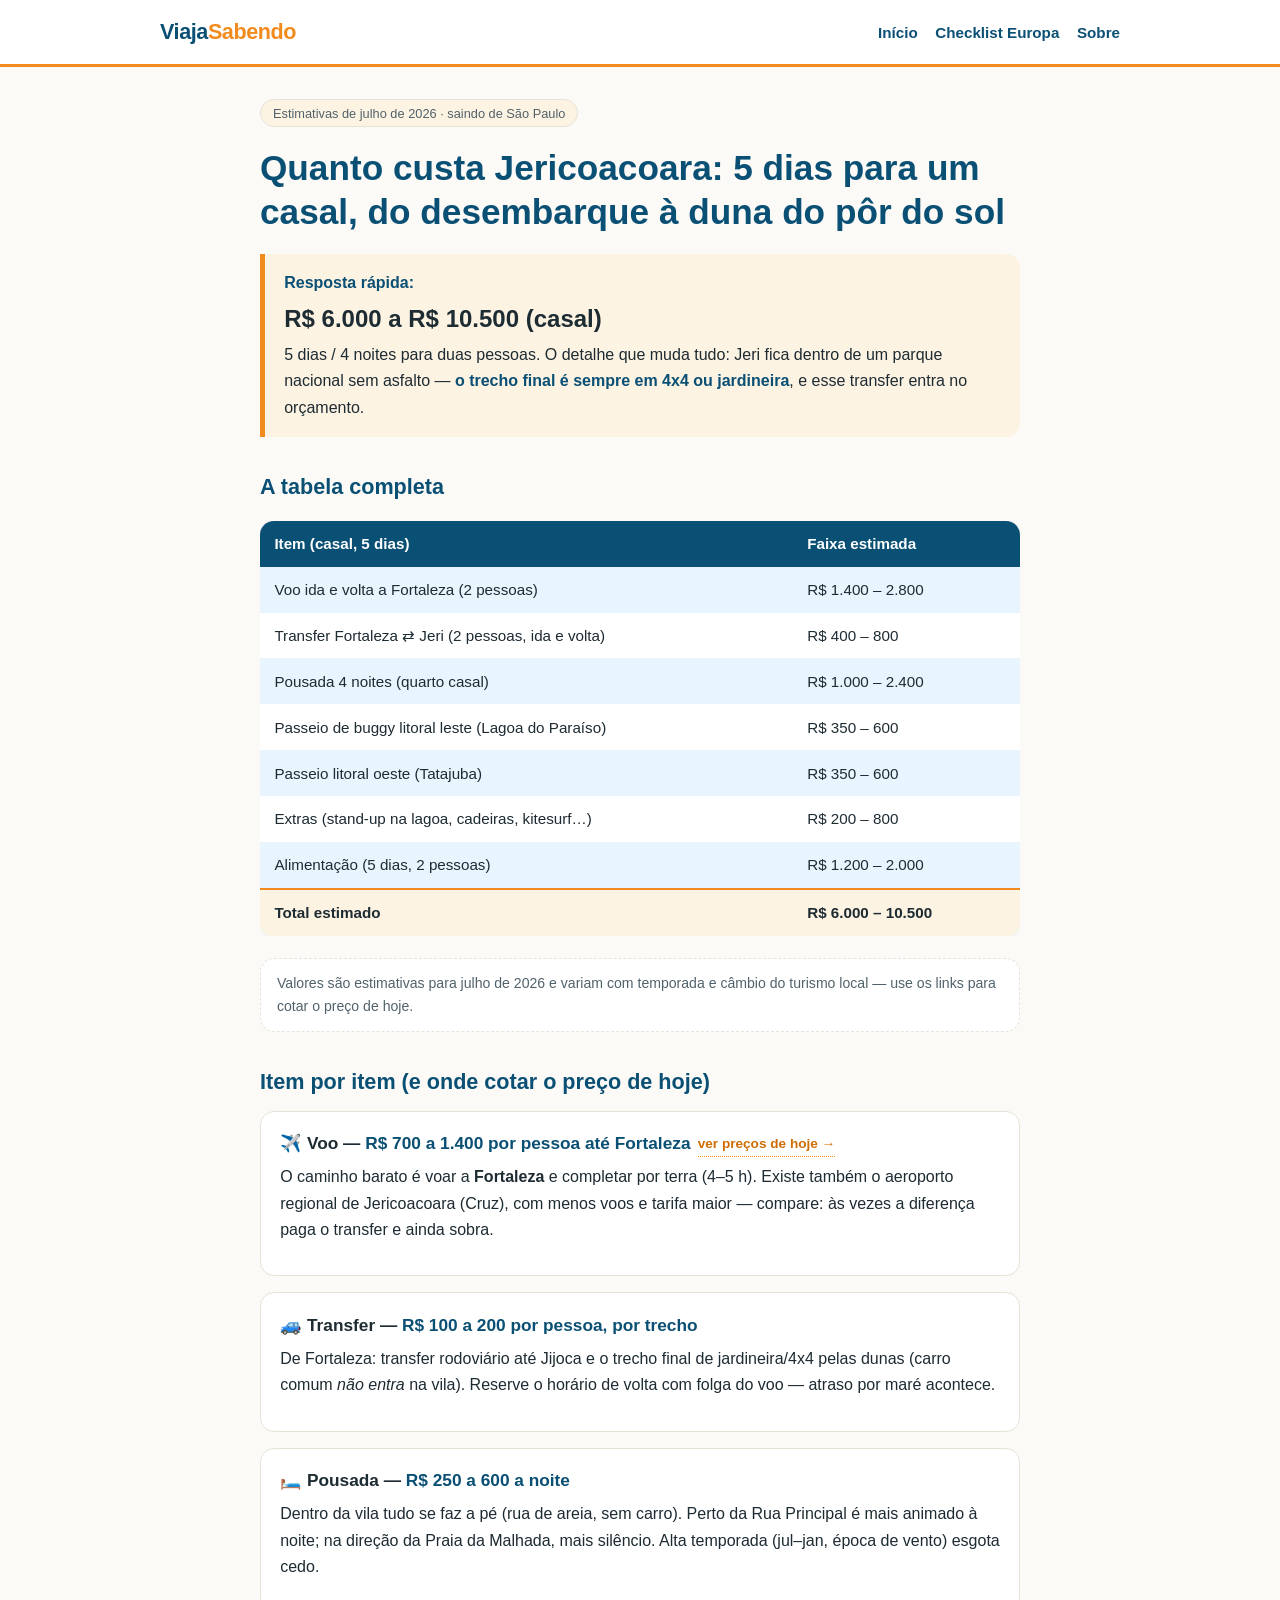
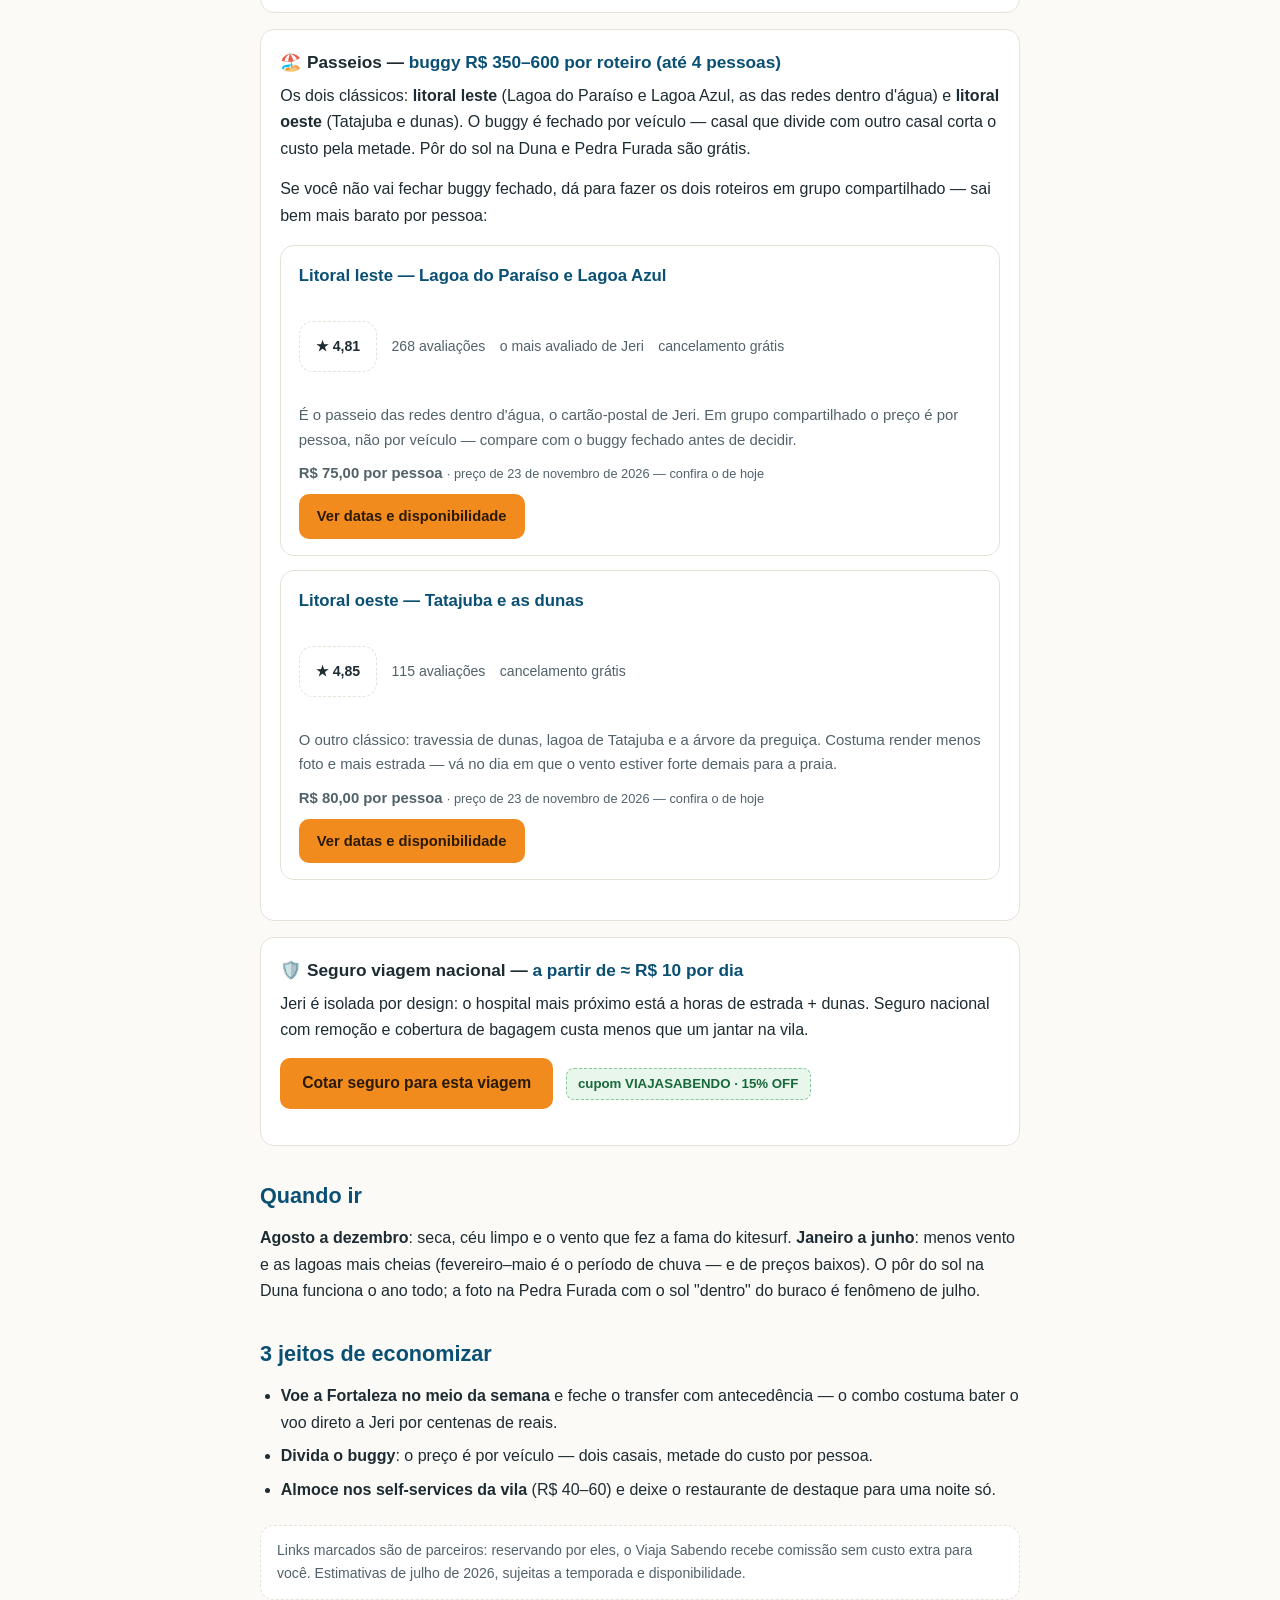
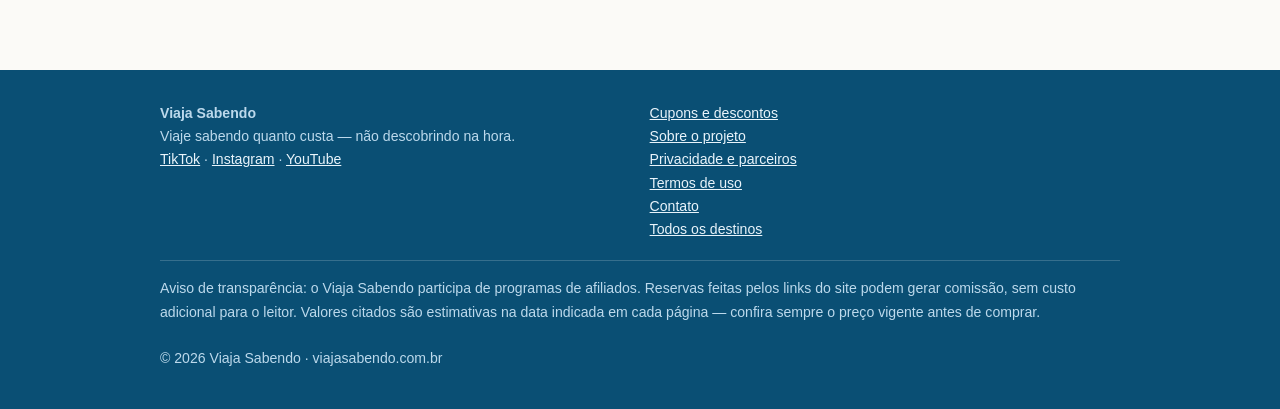
<file: destinos/jericoacoara/index.html>
<!DOCTYPE html>
<html lang="pt-BR">
<head>
<meta charset="utf-8">
<meta name="viewport" content="width=device-width, initial-scale=1">
<title>Quanto custa Jericoacoara em 2026 (5 dias, casal) — do voo ao buggy | Viaja Sabendo</title>
<meta name="description" content="Orçamento real de Jericoacoara para casal: voo a Fortaleza ou Jeri, transfer 4x4, pousada, passeios de buggy e Lagoa do Paraíso. Estimativas de julho de 2026.">
<link rel="canonical" href="https://viajasabendo.com.br/destinos/jericoacoara/">
<meta property="og:title" content="Quanto custa Jericoacoara em 2026 — orçamento item por item">
<meta property="og:description" content="5 dias em Jeri para duas pessoas: transfers, buggy, pousada e onde o dinheiro vai de verdade.">
<meta property="og:type" content="article">
<meta property="og:url" content="https://viajasabendo.com.br/destinos/jericoacoara/">
<link rel="stylesheet" href="/css/style.css">
</head>
<body>

<header class="topo">
  <div class="topo-inner">
    <a class="logo" href="/">Viaja<span>Sabendo</span></a>
    <nav class="menu">
      <a href="/">Início</a>
      <a href="/checklist-europa/">Checklist Europa</a>
      <a href="/sobre/">Sobre</a>
    </nav>
  </div>
</header>

<main>
<article class="conteudo">
  <span class="selo">Estimativas de julho de 2026 · saindo de São Paulo</span>
  <h1 class="titulo">Quanto custa Jericoacoara: 5 dias para um casal, do desembarque à duna do pôr do sol</h1>

  <div class="resposta">
    <strong>Resposta rápida:</strong>
    <span class="valorzao">R$ 6.000 a R$ 10.500 (casal)</span>
    5 dias / 4 noites para duas pessoas. O detalhe que muda tudo: Jeri fica dentro de um parque nacional
    sem asfalto — <strong>o trecho final é sempre em 4x4 ou jardineira</strong>, e esse transfer entra no orçamento.
  </div>

  <h2>A tabela completa</h2>
  <div class="tabela-wrap">
    <table class="custos">
      <tr><th>Item (casal, 5 dias)</th><th>Faixa estimada</th></tr>
      <tr><td>Voo ida e volta a Fortaleza (2 pessoas)</td><td class="num">R$ 1.400 – 2.800</td></tr>
      <tr><td>Transfer Fortaleza ⇄ Jeri (2 pessoas, ida e volta)</td><td class="num">R$ 400 – 800</td></tr>
      <tr><td>Pousada 4 noites (quarto casal)</td><td class="num">R$ 1.000 – 2.400</td></tr>
      <tr><td>Passeio de buggy litoral leste (Lagoa do Paraíso)</td><td class="num">R$ 350 – 600</td></tr>
      <tr><td>Passeio litoral oeste (Tatajuba)</td><td class="num">R$ 350 – 600</td></tr>
      <tr><td>Extras (stand-up na lagoa, cadeiras, kitesurf…)</td><td class="num">R$ 200 – 800</td></tr>
      <tr><td>Alimentação (5 dias, 2 pessoas)</td><td class="num">R$ 1.200 – 2.000</td></tr>
      <tr class="total"><td>Total estimado</td><td class="num">R$ 6.000 – 10.500</td></tr>
    </table>
  </div>
  <p class="nota">Valores são estimativas para julho de 2026 e variam com temporada e câmbio do turismo local — use os links para cotar o preço de hoje.</p>

  <h2>Item por item (e onde cotar o preço de hoje)</h2>

  <div class="item-custo">
    <h3>✈️ Voo — <span class="faixa">R$ 700 a 1.400 por pessoa até Fortaleza</span> <a class="link-aff" data-aff="skyscanner" href="https://skyscanner.pxf.io/enjMYz" rel="noopener sponsored" target="_blank">ver preços de hoje →</a></h3>
    <p>O caminho barato é voar a <strong>Fortaleza</strong> e completar por terra (4–5 h). Existe também o aeroporto regional de Jericoacoara (Cruz), com menos voos e tarifa maior — compare: às vezes a diferença paga o transfer e ainda sobra.</p>
  </div>

  <div class="item-custo">
    <h3>🚙 Transfer — <span class="faixa">R$ 100 a 200 por pessoa, por trecho</span></h3>
    <p>De Fortaleza: transfer rodoviário até Jijoca e o trecho final de jardineira/4x4 pelas dunas (carro comum <em>não entra</em> na vila). Reserve o horário de volta com folga do voo — atraso por maré acontece.</p>
  </div>

  <div class="item-custo">
    <h3>🛏️ Pousada — <span class="faixa">R$ 250 a 600 a noite</span></h3>
    <p>Dentro da vila tudo se faz a pé (rua de areia, sem carro). Perto da Rua Principal é mais animado à noite; na direção da Praia da Malhada, mais silêncio. Alta temporada (jul–jan, época de vento) esgota cedo.</p>
  </div>

  <div class="item-custo">
    <h3>🏖️ Passeios — <span class="faixa">buggy R$ 350–600 por roteiro (até 4 pessoas)</span></h3>
    <p>Os dois clássicos: <strong>litoral leste</strong> (Lagoa do Paraíso e Lagoa Azul, as das redes dentro d'água) e <strong>litoral oeste</strong> (Tatajuba e dunas). O buggy é fechado por veículo — casal que divide com outro casal corta o custo pela metade. Pôr do sol na Duna e Pedra Furada são grátis.</p>
    <p>Se você não vai fechar buggy fechado, dá para fazer os dois roteiros em grupo compartilhado — sai bem mais barato por pessoa:</p>
    <div class="passeios">
      <div class="passeio">
        <h4>Litoral leste — Lagoa do Paraíso e Lagoa Azul</h4>
        <div class="passeio-meta">
          <span class="nota">★ 4,81</span>
          <span>268 avaliações</span>
          <span>o mais avaliado de Jeri</span>
          <span>cancelamento grátis</span>
        </div>
        <p>É o passeio das redes dentro d'água, o cartão-postal de Jeri. Em grupo compartilhado o preço é por pessoa, não por veículo — compare com o buggy fechado antes de decidir.</p>
        <p class="passeio-preco">R$ 75,00 por pessoa <em>· preço de 23 de novembro de 2026 — confira o de hoje</em></p>
        <a class="btn-aff" data-aff="viator" href="https://www.viator.com/pt-BR/tours/Jericoacoara/Jericoacoara-East-Coast-Tour/d33466-122002P3?mcid=42383&amp;pid=P00312237&amp;medium=api&amp;api_version=2.0" rel="noopener sponsored" target="_blank">Ver datas e disponibilidade</a>
      </div>

      <div class="passeio">
        <h4>Litoral oeste — Tatajuba e as dunas</h4>
        <div class="passeio-meta">
          <span class="nota">★ 4,85</span>
          <span>115 avaliações</span>
          <span>cancelamento grátis</span>
        </div>
        <p>O outro clássico: travessia de dunas, lagoa de Tatajuba e a árvore da preguiça. Costuma render menos foto e mais estrada — vá no dia em que o vento estiver forte demais para a praia.</p>
        <p class="passeio-preco">R$ 80,00 por pessoa <em>· preço de 23 de novembro de 2026 — confira o de hoje</em></p>
        <a class="btn-aff" data-aff="viator" href="https://www.viator.com/pt-BR/tours/Jericoacoara/Jericoacoara-West-Coast-Tour/d33466-122002P4?mcid=42383&amp;pid=P00312237&amp;medium=api&amp;api_version=2.0" rel="noopener sponsored" target="_blank">Ver datas e disponibilidade</a>
      </div>
    </div>
  </div>

  <div class="item-custo">
    <h3>🛡️ Seguro viagem nacional — <span class="faixa">a partir de ≈ R$ 10 por dia</span></h3>
    <p>Jeri é isolada por design: o hospital mais próximo está a horas de estrada + dunas. Seguro nacional com remoção e cobertura de bagagem custa menos que um jantar na vila.</p>
    <p class="btn-linha"><a class="btn-aff" data-aff="segurospromo" href="https://www.segurospromo.com.br/?utm_medium=afiliado&amp;pcrid=14823&amp;utm_source=site-blog&amp;cupom=VIAJASABENDO&amp;pcrtt=site" rel="noopener sponsored" target="_blank">Cotar seguro para esta viagem</a> <span class="selo-cupom">cupom VIAJASABENDO · 15% OFF</span></p>
  </div>

  <h2>Quando ir</h2>
  <p><strong>Agosto a dezembro</strong>: seca, céu limpo e o vento que fez a fama do kitesurf. <strong>Janeiro a junho</strong>: menos vento e as lagoas mais cheias (fevereiro–maio é o período de chuva — e de preços baixos). O pôr do sol na Duna funciona o ano todo; a foto na Pedra Furada com o sol "dentro" do buraco é fenômeno de julho.</p>

  <h2>3 jeitos de economizar</h2>
  <ul>
    <li><strong>Voe a Fortaleza no meio da semana</strong> e feche o transfer com antecedência — o combo costuma bater o voo direto a Jeri por centenas de reais.</li>
    <li><strong>Divida o buggy</strong>: o preço é por veículo — dois casais, metade do custo por pessoa.</li>
    <li><strong>Almoce nos self-services da vila</strong> (R$ 40–60) e deixe o restaurante de destaque para uma noite só.</li>
  </ul>

  <div class="nota">
    Links marcados são de parceiros: reservando por eles, o Viaja Sabendo recebe comissão sem custo extra para você. Estimativas de julho de 2026, sujeitas a temporada e disponibilidade.
  </div>
</article>
</main>

<footer class="rodape">
  <div class="rodape-inner">
    <div>
      <strong>Viaja Sabendo</strong><br>
      Viaje sabendo quanto custa — não descobrindo na hora.<br>
      <a href="https://www.tiktok.com/@viajasabendo" rel="noopener" target="_blank">TikTok</a> ·
      <a href="https://www.instagram.com/viajasabendo" rel="noopener" target="_blank">Instagram</a> ·
      <a href="https://www.youtube.com/@viajasabendo" rel="noopener" target="_blank">YouTube</a>
    </div>
    <div>
      <a href="/descontos/">Cupons e descontos</a><br>
      <a href="/sobre/">Sobre o projeto</a><br>
      <a href="/privacidade/">Privacidade e parceiros</a><br>
      <a href="/termos/">Termos de uso</a><br>
      <a href="/contato/">Contato</a><br>
      <a href="/">Todos os destinos</a>
    </div>
    <div class="disclosure">
      Aviso de transparência: o Viaja Sabendo participa de programas de afiliados. Reservas feitas pelos links do site podem gerar comissão, sem custo adicional para o leitor. Valores citados são estimativas na data indicada em cada página — confira sempre o preço vigente antes de comprar.<br><br>
      © 2026 Viaja Sabendo · viajasabendo.com.br
    </div>
  </div>
</footer>

<script data-goatcounter="https://viajasabendo.goatcounter.com/count" async src="https://gc.zgo.at/count.js"></script>
<script src="/js/afiliados.js" defer></script>
</body>
</html>
</file>
<file: css/style.css>
/* Viaja Sabendo — v1.1 (jul/2026). Mobile-first, sem JS.
   Paleta "céu e mar": azul-oceano + laranja vivo, fundo claro. */
:root {
  --azul: #0b83c5;
  --azul-escuro: #0a4f74;
  --laranja: #f28b1e;
  --laranja-escuro: #cf6d05;
  --areia: #fdf3e3;
  --ceu: #e8f5fe;
  --tinta: #1d2b32;
  --tinta-suave: #51626b;
  --fundo: #fbfaf7;
  --branco: #ffffff;
  --borda: #e7e2d8;
  --raio: 14px;
}
* { box-sizing: border-box; margin: 0; padding: 0; }
html { scroll-behavior: smooth; }
body {
  font-family: -apple-system, BlinkMacSystemFont, "Segoe UI", Roboto, "Helvetica Neue", Arial, sans-serif;
  color: var(--tinta);
  background: var(--fundo);
  line-height: 1.65;
  -webkit-font-smoothing: antialiased;
}
img { max-width: 100%; display: block; }
a { color: var(--azul); }

/* ---------- Header ---------- */
header.topo {
  background: var(--branco);
  border-bottom: 3px solid var(--laranja);
  padding: 0.9rem 1rem;
}
.topo-inner {
  max-width: 960px; margin: 0 auto;
  display: flex; flex-wrap: wrap; align-items: center; justify-content: space-between; gap: 0.6rem;
}
.logo {
  font-size: 1.35rem; font-weight: 800; letter-spacing: -0.02em;
  color: var(--azul-escuro); text-decoration: none; white-space: nowrap;
}
.logo span { color: var(--laranja); }
nav.menu { display: flex; flex-wrap: wrap; gap: 0.2rem 1.1rem; font-size: 0.95rem; }
nav.menu a { color: var(--azul-escuro); text-decoration: none; padding: 0.2rem 0; font-weight: 600; }
nav.menu a:hover, nav.menu a[aria-current="page"] { color: var(--laranja-escuro); }

/* ---------- Hero ---------- */
.hero {
  background: linear-gradient(180deg, var(--ceu) 0%, var(--fundo) 100%);
  color: var(--tinta);
  padding: 2.6rem 1rem 3rem;
  text-align: center;
}
.hero h1 { font-size: clamp(1.7rem, 5vw, 2.6rem); line-height: 1.2; max-width: 720px; margin: 0 auto 0.9rem; color: var(--azul-escuro); }
.hero h1 em { color: var(--laranja); font-style: normal; }
.hero p { max-width: 560px; margin: 0 auto 1.5rem; color: var(--tinta-suave); font-size: 1.02rem; }

/* ---------- Layout ---------- */
main { max-width: 960px; margin: 0 auto; padding: 2rem 1rem 3rem; }
article.conteudo { max-width: 760px; margin: 0 auto; }
section { margin-bottom: 2.4rem; }
h1.titulo { font-size: clamp(1.6rem, 4.5vw, 2.2rem); line-height: 1.25; margin-bottom: 0.4rem; color: var(--azul-escuro); }
h2 { font-size: 1.35rem; margin: 2rem 0 0.7rem; color: var(--azul-escuro); }
h3 { font-size: 1.08rem; margin: 1.3rem 0 0.4rem; }
p { margin-bottom: 0.9rem; }
ul, ol { margin: 0 0 1rem 1.3rem; }
li { margin-bottom: 0.45rem; }

.selo {
  display: inline-block; background: var(--areia); color: var(--tinta-suave);
  border: 1px solid var(--borda); border-radius: 99px;
  font-size: 0.8rem; padding: 0.15rem 0.75rem; margin-bottom: 1.2rem;
}

/* Resposta rápida (o "quanto custa" em 5 segundos) */
.resposta {
  background: var(--areia); border-left: 5px solid var(--laranja);
  border-radius: 0 var(--raio) var(--raio) 0;
  padding: 1rem 1.2rem; margin: 1.2rem 0 1.8rem;
}
.resposta strong { color: var(--azul-escuro); }
.resposta .valorzao { font-size: 1.5rem; font-weight: 800; color: var(--tinta); display: block; margin: 0.2rem 0; }

/* ---------- Tabela de custos ---------- */
.tabela-wrap { overflow-x: auto; margin: 1rem 0 1.4rem; }
table.custos { width: 100%; border-collapse: collapse; background: var(--branco); border-radius: var(--raio); overflow: hidden; font-size: 0.95rem; box-shadow: 0 1px 4px rgba(29, 43, 50, 0.07); }
table.custos th, table.custos td { padding: 0.65rem 0.9rem; text-align: left; }
table.custos th { background: var(--azul-escuro); color: var(--branco); font-weight: 600; }
table.custos tr:nth-child(even) td { background: var(--ceu); }
table.custos td.num { white-space: nowrap; font-variant-numeric: tabular-nums; }
table.custos tr.total td { font-weight: 800; background: var(--areia); border-top: 2px solid var(--laranja); }

/* ---------- Cards (home) ---------- */
.grade { display: grid; grid-template-columns: repeat(auto-fit, minmax(240px, 1fr)); gap: 1.1rem; }
.card {
  background: var(--branco); border: 1px solid var(--borda); border-radius: var(--raio);
  padding: 1.3rem 1.3rem 1.1rem; text-decoration: none; color: var(--tinta);
  box-shadow: 0 1px 4px rgba(29, 43, 50, 0.06);
  transition: transform 0.12s ease, box-shadow 0.12s ease;
  display: flex; flex-direction: column;
}
.card:hover { transform: translateY(-3px); box-shadow: 0 6px 16px rgba(29, 43, 50, 0.12); }
.card .tag { font-size: 0.75rem; text-transform: uppercase; letter-spacing: 0.06em; color: var(--laranja-escuro); font-weight: 700; margin-bottom: 0.35rem; }
.card h3 { margin: 0 0 0.35rem; font-size: 1.15rem; color: var(--azul-escuro); }
.card p { color: var(--tinta-suave); font-size: 0.92rem; margin-bottom: 0.8rem; }
.card .chamada { margin-top: auto; font-weight: 700; color: var(--azul); font-size: 0.92rem; }

/* ---------- Botões ---------- */
.btn, .btn-aff {
  display: inline-block; text-decoration: none; font-weight: 700;
  border-radius: 10px; padding: 0.65rem 1.25rem; font-size: 0.98rem;
  transition: background 0.12s ease;
}
.btn { background: var(--branco); color: var(--azul-escuro); border: 2px solid var(--azul); }
.btn:hover { background: var(--ceu); }
.btn-aff { background: var(--laranja); color: #2b1a02; border: 2px solid var(--laranja); }
.btn-aff:hover { background: var(--laranja-escuro); border-color: var(--laranja-escuro); color: var(--branco); }
.btn-linha { margin: 0.3rem 0 1.2rem; }

/* Hub de evergreen (home): chips discretos sob o CTA principal */
.hub { display: flex; flex-wrap: wrap; gap: 0.6rem; justify-content: center; margin-top: 1.1rem; }
.btn-hub {
  display: inline-block; text-decoration: none; font-weight: 600; font-size: 0.9rem;
  padding: 0.45rem 1rem; border-radius: 99px; background: var(--branco); color: var(--azul-escuro);
  border: 1.5px solid var(--borda); box-shadow: 0 1px 3px rgba(29, 43, 50, 0.06);
}
.btn-hub:hover { border-color: var(--laranja); color: var(--laranja-escuro); }

/* Passeios (cartões de produto com nota, preço datado e selo de oferta) */
.passeios { display: grid; gap: 0.9rem; margin: 1rem 0 1.4rem; }
.passeio {
  background: var(--branco); border: 1px solid var(--borda); border-radius: var(--raio);
  padding: 1rem 1.1rem; display: flex; flex-direction: column; gap: 0.55rem;
}
.passeio h3, .passeio h4 { margin: 0; font-size: 1.05rem; color: var(--azul-escuro); }
.passeio p { margin: 0; font-size: 0.93rem; color: var(--tinta-suave); }
.passeio-meta { display: flex; flex-wrap: wrap; align-items: center; gap: 0.4rem 0.9rem; font-size: 0.88rem; color: var(--tinta-suave); }
.passeio-meta .nota { font-weight: 700; color: var(--tinta); }
.selo-oferta {
  background: #fdeacd; color: var(--laranja-escuro); border: 1px solid #f0c88c;
  border-radius: 99px; padding: 0.1rem 0.62rem; font-size: 0.76rem; font-weight: 700;
  text-transform: uppercase; letter-spacing: 0.03em;
}
/* Vitrine visual de passeios (mobile-first) */
.vitrine { display: grid; grid-template-columns: 1fr; gap: 1.1rem; margin: 1.4rem 0 2rem; }
@media (min-width: 620px) { .vitrine { grid-template-columns: repeat(2, 1fr); } }
.vcard {
  background: var(--branco); border: 1px solid var(--borda); border-radius: var(--raio);
  overflow: hidden; display: flex; flex-direction: column;
  box-shadow: 0 1px 5px rgba(29, 43, 50, 0.08);
}
.vcard img { width: 100%; height: auto; aspect-ratio: 3 / 2; object-fit: cover; display: block; background: var(--ceu); }
.vcard-corpo { padding: 0.9rem 1.05rem 1.1rem; display: flex; flex-direction: column; gap: 0.5rem; flex: 1; }
.vcard-corpo h2 { margin: 0; font-size: 1.06rem; line-height: 1.3; color: var(--azul-escuro); }
.vcard-corpo p { margin: 0; font-size: 0.92rem; color: var(--tinta-suave); }
.vcard-meta { display: flex; flex-wrap: wrap; align-items: center; gap: 0.35rem 0.8rem; font-size: 0.86rem; color: var(--tinta-suave); }
.vcard-meta .nota { font-weight: 700; color: var(--tinta); }
.vcard-preco { font-size: 1.18rem; font-weight: 800; color: var(--tinta) !important; margin-top: 0.15rem; }
.vcard-preco small { display: block; font-size: 0.75rem; font-weight: 400; color: var(--tinta-suave); margin-top: 0.1rem; }
.vcard .btn-aff { margin-top: auto; display: block; text-align: center; padding: 0.7rem 1rem; }

/* Seletor sozinho / em casal (só a página de BA usa hoje) */
[data-modo="sozinho"] [data-so-casal] { display: none !important; }
[data-modo="casal"] [data-so-sozinho] { display: none !important; }
.modo-troca {
  display: inline-flex; gap: 0.25rem; margin: 0 0 1.1rem;
  background: var(--ceu); border: 1px solid #bcd9ec; border-radius: 99px; padding: 0.25rem;
}
.modo-btn {
  font: inherit; font-size: 0.93rem; font-weight: 700; cursor: pointer;
  border: 0; background: transparent; color: var(--azul-escuro);
  padding: 0.4rem 1.1rem; border-radius: 99px; line-height: 1.2;
}
.modo-btn[aria-pressed="true"] { background: var(--azul-escuro); color: var(--branco); }
.modo-btn:focus-visible { outline: 3px solid var(--laranja); outline-offset: 2px; }

/* Chamada para a vitrine, no topo da página de orçamento */
.card-vitrine {
  display: block; text-decoration: none; text-align: center; font-weight: 700;
  background: var(--ceu); color: var(--azul-escuro); border: 1.5px solid #bcd9ec;
  border-radius: var(--raio); padding: 0.85rem 1rem; margin: 0 0 1.4rem;
}
.card-vitrine:hover { border-color: var(--laranja); color: var(--laranja-escuro); }

/* Link discreto de parceiro, ao lado de um valor (ex.: "ver preços de hoje →") */
.link-aff {
  display: inline-block; white-space: nowrap; text-decoration: none;
  font-size: 0.85rem; font-weight: 700; color: var(--laranja-escuro);
  border-bottom: 1.5px dotted var(--laranja); padding-bottom: 1px;
}
.link-aff:hover { color: var(--azul-escuro); border-bottom-color: var(--azul); }
h3 .link-aff { margin-left: 0.15rem; vertical-align: middle; }

/* Selo de cupom, ao lado do botão do parceiro */
.selo-cupom {
  display: inline-block; white-space: nowrap;
  background: #e8f6ec; color: #17683a; border: 1px dashed #86c79b;
  border-radius: 8px; padding: 0.28rem 0.7rem; margin-left: 0.5rem;
  font-size: 0.83rem; font-weight: 700; vertical-align: middle;
}
@media (max-width: 460px) { .selo-cupom { display: block; margin: 0.55rem 0 0; width: fit-content; } }

.selo-neutro {
  background: var(--ceu); color: var(--azul-escuro); border: 1px solid #bcd9ec;
  border-radius: 99px; padding: 0.1rem 0.62rem; font-size: 0.76rem; font-weight: 700;
  text-transform: uppercase; letter-spacing: 0.03em;
}
.aviso-parceiro { font-size: 0.84rem; color: var(--tinta-suave); margin: -0.6rem 0 1.4rem; }
.passeio-preco { font-weight: 800; color: var(--azul-escuro); font-size: 1rem; }
.passeio-preco em { font-style: normal; font-weight: 400; font-size: 0.8rem; color: var(--tinta-suave); }
.passeio .btn-aff { align-self: flex-start; padding: 0.5rem 1rem; font-size: 0.92rem; }

/* Variante alerta do box resposta ("o erro que dobra o preço") */
.resposta.erro { border-left-color: #d64545; background: #fdecec; }
.resposta.erro .valorzao { font-size: 1.15rem; }

/* Bloco de item de custo com botão */
.item-custo {
  background: var(--branco); border: 1px solid var(--borda); border-radius: var(--raio);
  padding: 1.1rem 1.2rem; margin-bottom: 1rem;
}
.item-custo h3 { margin-top: 0; }
.item-custo .faixa { font-weight: 800; color: var(--azul-escuro); }

/* ---------- Aviso / nota ---------- */
.nota {
  font-size: 0.88rem; color: var(--tinta-suave);
  background: var(--branco); border: 1px dashed var(--borda); border-radius: var(--raio);
  padding: 0.8rem 1rem; margin: 1.4rem 0;
}

/* ---------- Checklist ---------- */
ul.checklist { list-style: none; margin-left: 0; }
ul.checklist li {
  background: var(--branco); border: 1px solid var(--borda); border-radius: 10px;
  padding: 0.7rem 1rem 0.7rem 2.6rem; position: relative; margin-bottom: 0.55rem;
}
ul.checklist li::before {
  content: "✓"; position: absolute; left: 0.95rem; top: 0.62rem;
  color: var(--azul); font-weight: 800;
}

/* ---------- Footer ---------- */
footer.rodape {
  background: var(--azul-escuro); color: #bcd9ec;
  padding: 2rem 1rem 2.4rem; font-size: 0.88rem;
}
.rodape-inner { max-width: 960px; margin: 0 auto; display: grid; gap: 1.2rem; }
.rodape a { color: #e9f4fb; }
.rodape .disclosure { border-top: 1px solid rgba(255, 255, 255, 0.18); padding-top: 1rem; }
@media (min-width: 640px) {
  .rodape-inner { grid-template-columns: 1fr 1fr; }
  .rodape .disclosure { grid-column: 1 / -1; }
}
</file>
